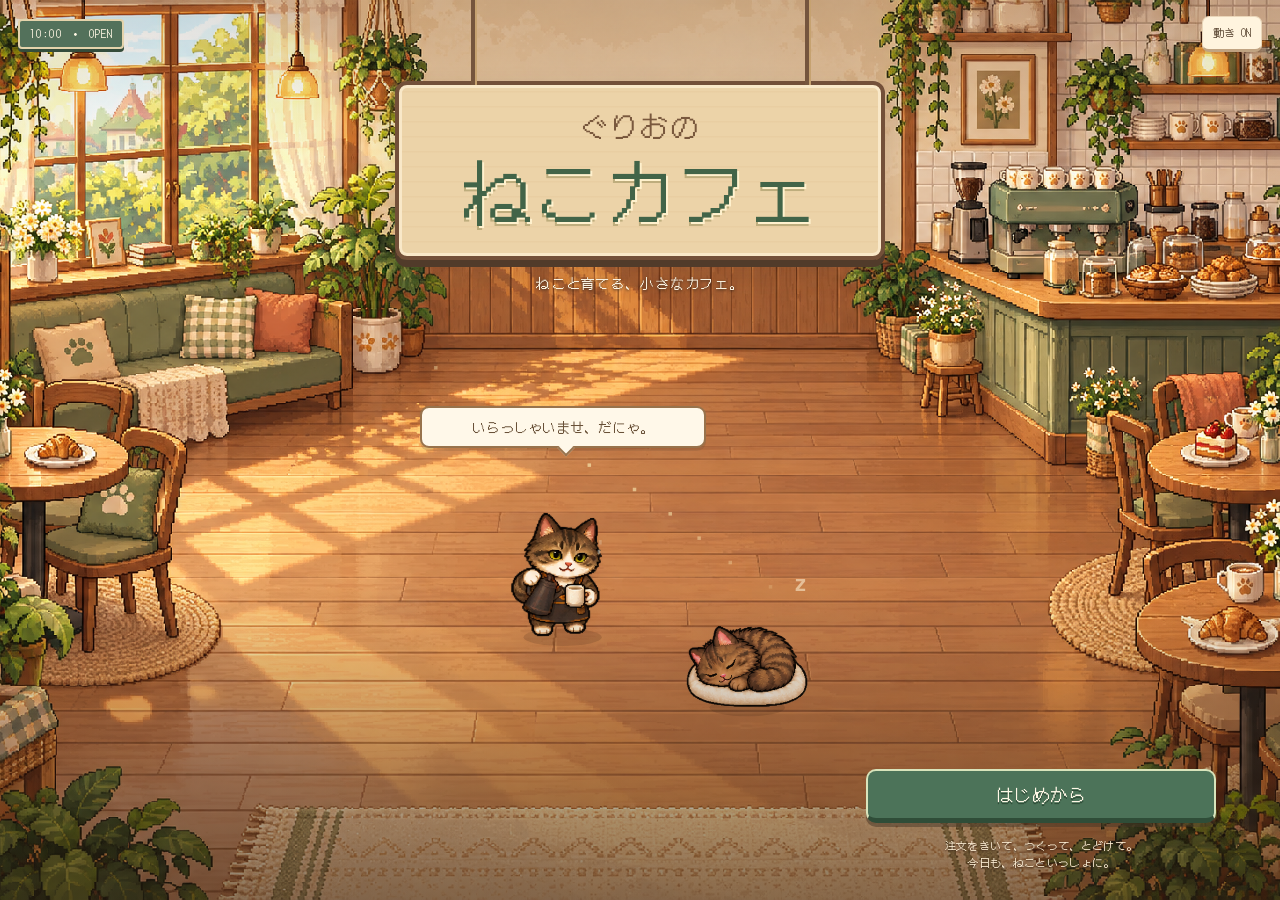
<file: index.html>
<!doctype html>
<html lang="ja">
<head>
<meta charset="utf-8">
<meta name="viewport" content="width=device-width,initial-scale=1,maximum-scale=1,user-scalable=no,viewport-fit=cover">
<meta name="theme-color" content="#1f2e28">
<title>ぐりおのねこカフェ</title>
<link rel="preconnect" href="https://fonts.googleapis.com">
<link rel="preconnect" href="https://fonts.gstatic.com" crossorigin>
<link href="https://fonts.googleapis.com/css2?family=DotGothic16&display=swap" rel="stylesheet">
<style>
/* 黒板メニューのような深緑 × チョーク色 × 木の色。ひとつの世界観で固定 */
:root {
  --board: #1f2e28;
  --board-2: #2a3d35;
  --chalk: #efe9dc;
  --chalk-dim: #a9b8ad;
  --butter: #f2c14e;
  --wood: #7a5232;
  --wood-hi: #94663f;
  --rose: #e88a9a;
  --bad: #ff8a7a;
  --font: "DotGothic16", "Hiragino Maru Gothic ProN", monospace;
  color-scheme: dark;
}
* { box-sizing: border-box; }
[hidden] { display: none !important; }
html, body { margin: 0; height: 100%; overflow: hidden; overscroll-behavior: none; }
html { box-sizing: border-box; }
body {
  background: var(--board);
  color: var(--chalk);
  font-family: var(--font);
  display: flex;
  justify-content: center;
  align-items: safe center;
  padding-inline: 16px;
  padding-block: 6px;
  box-sizing: border-box;
  -webkit-user-select: none;
  user-select: none;
  -webkit-touch-callout: none;
  -webkit-tap-highlight-color: transparent;
  overflow-x: hidden;
}
#wrap {
  width: min(100%, 640px, calc((100dvh - 170px) / 1.72));
  display: flex;
  flex-direction: column;
  gap: 6px;
}
#hud {
  display: grid;
  grid-template-columns: auto 1fr auto;
  align-items: center;
  gap: 8px 12px;
  font-size: 15px;
  font-variant-numeric: tabular-nums;
}
#hud .day { color: var(--chalk-dim); white-space: nowrap; }
#hud .money { text-align: center; font-size: 18px; color: var(--butter); white-space: nowrap; }
#hud .stars { white-space: nowrap; color: var(--butter); letter-spacing: 1px; }
#hud .stars .off { color: #4a5c53; }
#hud .money small { display:block; font-size:10px; color:var(--chalk-dim); }
.finance-result h3 { margin:18px 0 8px; font-size:16px; }
.finance-result details { margin:10px 0; }
.finance-result summary { cursor:pointer; font-size:13px; padding:8px 0; }
#cafe {
  display: block;
  width: 100%;
  max-width: 100%;
  aspect-ratio: 448 / 328;
  image-rendering: pixelated;
  border: 3px solid #0f1814;
  border-radius: 6px;
  background: #000;
  touch-action: none;
  cursor: pointer;
}
#stage { position: relative; }
#talk {
  position: absolute;
  left: 8px; right: 8px; bottom: 8px;
  display: flex;
  gap: 10px;
  background: rgba(24, 36, 31, 0.95);
  border: 3px solid var(--wood);
  border-radius: 10px;
  padding: 10px;
  cursor: pointer;
}
#face {
  width: 30%;
  max-width: 132px;
  aspect-ratio: 1;
  flex-shrink: 0;
  align-self: flex-start;
  image-rendering: pixelated;
  background: #e9dcc0;
  border: 3px solid #5a3a22;
  border-radius: 6px;
}
#talk .msg { flex: 1; min-width: 0; display: flex; flex-direction: column; gap: 4px; position: relative; }
#talk .who { color: var(--butter); font-size: 14px; }
#talk p { margin: 0; font-size: 16px; line-height: 1.6; min-height: 4.8em; }
#talk .next { position: absolute; right: 2px; bottom: 0; color: var(--butter); animation: blink 0.9s steps(2) infinite; }
@keyframes blink { 50% { opacity: 0; } }
@media (prefers-reduced-motion: reduce) { #talk .next { animation: none; } }
#actions { display: grid; grid-template-columns: repeat(4, 1fr); gap: 6px; }
#actions button { font-size: clamp(11px, 3.2vw, 13px); padding: 9px 1px; letter-spacing: -0.5px; }
#actions button.nyaimee { letter-spacing: -1.5px; background: #e8b43a; color: #3a2a10; border-bottom-color: #a07a10; }
#actions button.nyaimee small { color: #5a4010; }
.nya-head { background: #f2c14e; color: #3a2a10; border-radius: 8px; padding: 10px 12px; display: flex; flex-direction: column; gap: 2px; }
.nya-head b { font-size: 22px; font-weight: normal; letter-spacing: 1px; }
.nya-head span { font-size: 12px; }
.nya-card { display: grid; grid-template-columns: 56px 1fr auto; gap: 2px 10px; align-items: center; background: #fffaf0; color: #3a2a10; border-radius: 10px; padding: 10px; }
.nya-card canvas { grid-row: 1 / span 4; width: 56px; height: 63px; image-rendering: pixelated; background: #f2e8d4; border-radius: 6px; }
.nya-card .nm { font-size: 17px; }
.nya-card .st { color: #c88a10; font-size: 13px; }
.nya-card .sk { font-size: 12px; display: inline-block; background: #3a7a5a; color: #fff; border-radius: 4px; padding: 1px 6px; justify-self: start; }
.nya-card .tm { font-size: 12px; color: #6a5a40; }
.nya-card button { grid-column: 3; grid-row: 1 / span 4; background: #e8b43a; color: #3a2a10; border-bottom-color: #a07a10; min-width: 84px; }
.nya-card button small { color: #5a4010; }
.nya-card.done { opacity: 0.55; }
#sub .nyax-btn { background: #101418; color: #fff; border-bottom-color: #000; position: relative; flex-shrink: 0; }
.badge { position: absolute; top: -6px; right: -6px; background: #e8483a; color: #fff; font-size: 10px; line-height: 16px; min-width: 16px; padding: 0 4px; border-radius: 8px; }
.nx { display: flex; flex-direction: column; gap: 10px; }
.nx-head { background: #101418; color: #fff; border-radius: 8px; padding: 10px 12px; display: flex; flex-direction: column; gap: 2px; }
.nx-head b { font-size: 22px; font-weight: normal; }
.nx-head span { font-size: 12px; color: #9aa4ae; }
.nx-tl { display: flex; flex-direction: column; gap: 1px; background: #2a3238; border-radius: 8px; overflow: hidden; }
.nx-post { display: grid; grid-template-columns: 40px 1fr; gap: 10px; background: #15191d; color: #e8ecef; padding: 10px; }
.nx-post.bad p { color: #ffb0a0; }
.nx-av { width: 40px; height: 40px; border-radius: 50%; overflow: hidden; display: grid; place-items: center; color: #fff; font-size: 18px; }
.nx-av canvas { width: 40px; height: 40px; image-rendering: pixelated; }
.nx-body { min-width: 0; display: flex; flex-direction: column; gap: 4px; }
.nx-who { font-size: 13px; overflow: hidden; text-overflow: ellipsis; white-space: nowrap; }
.nx-who b { font-weight: normal; color: #fff; }
.nx-who span { color: #8a949e; font-size: 11px; }
.nx-body p { margin: 0; font-size: 14px; line-height: 1.5; overflow-wrap: anywhere; white-space: pre-line; }
.nx-body img { width: 100%; max-width: 240px; border-radius: 8px; image-rendering: pixelated; border: 1px solid #2a3238; }
.nx-photo { margin: 2px 0; width: 100%; max-width: 240px; }
.nx-photo canvas { display: block; width: 100%; height: auto; border-radius: 8px; image-rendering: pixelated; border: 1px solid #2a3238; box-sizing: border-box; }
.nx-photo figcaption { margin-top: 4px; font-size: 11px; color: #9aa4ae; }
.nx-acts { display: flex; gap: 14px; font-size: 12px; color: #8a949e; flex-wrap: wrap; }
.nx-acts .lk { color: #f2789a; }
.nx-acts .bz { color: #101418; background: #f2c14e; border-radius: 4px; padding: 0 6px; }
.nx-rep { font-size: 12px; color: #b8c0c8; border-left: 2px solid #2a3238; padding-left: 8px; }
.nx-rep b { font-weight: normal; color: #e8ecef; }
button {
  font-family: inherit;
  font-size: 14px;
  color: var(--chalk);
  background: var(--wood);
  border: 0;
  border-bottom: 3px solid #4e321c;
  border-radius: 8px;
  padding: 10px 6px;
  cursor: pointer;
  line-height: 1.25;
}
button:hover { background: var(--wood-hi); }
button:focus-visible { outline: 2px solid var(--butter); outline-offset: 2px; }
button:disabled { opacity: 0.45; cursor: default; }
button small { display: block; font-size: 11px; color: #e6d3b8; white-space: nowrap; overflow: hidden; text-overflow: ellipsis; }
#actions button { min-width: 0; white-space: nowrap; }
#toast {
  position: fixed;
  left: 0;
  right: 0;
  margin: 0 auto;
  width: fit-content;
  top: calc(env(safe-area-inset-top, 0px) + 10px);
  white-space: pre-line;
  line-height: 1.4;
  background: var(--butter);
  color: #2a1e10;
  padding: 8px 16px;
  border-radius: 8px;
  font-size: 15px;
  max-width: calc(100% - 32px);
  text-align: center;
  pointer-events: none;
  z-index: 20;
}
#modal {
  position: fixed;
  inset: 0;
  background: rgba(8, 14, 11, 0.72);
  display: flex;
  align-items: center;
  justify-content: center;
  padding: 16px;
  z-index: 10;
}
.panel {
  background: var(--board-2);
  border: 3px solid var(--wood);
  border-radius: 10px;
  width: min(100%, 480px);
  max-height: calc(100dvh - 32px);
  overflow-y: auto;
  padding: 18px 16px;
  display: flex;
  flex-direction: column;
  gap: 12px;
}
.panel > * { flex-shrink: 0; }
.panel h2 { margin: 0; font-size: 22px; font-weight: normal; color: var(--butter); text-wrap: balance; }
.panel p { margin: 0; line-height: 1.6; font-size: 15px; }
.panel .sub { color: var(--chalk-dim); font-size: 13px; }
.tabs { display: flex; gap: 6px; }
.tabs button { flex: 1; background: #3a4d44; border-bottom-color: #26352e; }
.tabs button.on { background: var(--wood); border-bottom-color: #4e321c; }
.list { display: flex; flex-direction: column; gap: 8px; }
.row {
  display: grid;
  grid-template-columns: 1fr auto;
  gap: 4px 10px;
  align-items: center;
  background: #24352e;
  border-radius: 8px;
  padding: 10px 12px;
}
.row .name { font-size: 16px; }
.row .desc { font-size: 12px; color: var(--chalk-dim); grid-column: 1; min-width: 0; }
.row button { grid-row: 1 / span 2; grid-column: 2; min-width: 84px; }
.row.staffrow { grid-template-columns: 48px minmax(0,1fr) auto; gap: 4px 8px; }
.staff-preview { grid-row: 1 / span 2; width: 48px; height: 54px; image-rendering: auto; }
.row.staffrow .name,.row.staffrow .desc { grid-column: 2; }
.row.staffrow button { grid-column: 3; }
.catrow { grid-template-columns: 44px 1fr; }
.catrow canvas { grid-row: 1 / span 5; width: 44px; height: 40px; image-rendering: pixelated; }
.row.catrow > :not(canvas) { grid-column: 2; }
.stat { display: grid; grid-template-columns: 1fr auto; gap: 6px 12px; font-size: 15px; font-variant-numeric: tabular-nums; }
.stat .plus { color: var(--butter); text-align: right; }
.stat .minus { color: var(--bad); text-align: right; }
.stat .total { border-top: 1px dashed var(--chalk-dim); padding-top: 6px; }
.review { background: #24352e; border-radius: 8px; padding: 8px 12px; font-size: 14px; line-height: 1.5; }
.review .who { color: var(--butter); font-size: 12px; }
.bar { height: 6px; background: #3a4d44; border-radius: 3px; overflow: hidden; }
.bar i { display: block; height: 100%; background: var(--rose); }
.bar.hunger i { background: var(--butter); }
.actions-row { display: flex; gap: 8px; flex-wrap: wrap; }
.actions-row button { flex: 1; min-width: 120px; }
#sub { display: flex; justify-content: space-between; align-items: center; font-size: 12px; color: var(--chalk-dim); gap: 8px; }
#sub > span:not(.tools) { min-width: 0; flex: 1; white-space: nowrap; overflow: hidden; text-overflow: ellipsis; }
#kitchenCv { display: block; width: 100%; max-width: 100%; aspect-ratio: 448 / 256; image-rendering: pixelated; border: 3px solid #0f1814; border-radius: 6px; touch-action: none; cursor: pointer; background: #f2f4f0; }
#kitchen { display: flex; align-items: center; gap: 8px; min-height: 58px; background: #18241f; border-radius: 8px; padding: 6px 8px; }
#kitchen .klabel { font-size: 11px; color: var(--chalk-dim); writing-mode: vertical-rl; letter-spacing: 2px; flex-shrink: 0; }
#jobs { display: flex; gap: 6px; overflow-x: auto; min-width: 0; flex: 1; }
#jobs:empty::before { content: '注文を受けると ここで調理します'; font-size: 12px; color: #6a7a72; align-self: center; }
.job { flex: 0 0 60px; display: flex; flex-direction: column; align-items: center; gap: 3px; padding: 5px 4px 4px; background: #2e3f37; border-bottom-width: 2px; border-radius: 6px; }
.job img { width: 24px; height: 24px; image-rendering: pixelated; }
.job .gauge { position: relative; width: 50px; height: 7px; background: #46564e; border-radius: 3px; overflow: hidden; }
.job .gauge .zone { position: absolute; top: 0; bottom: 0; background: #4fbf6a; opacity: 0.85; }
.job .gauge .fill { position: absolute; left: 0; top: 0; bottom: 0; background: #f2c14e; }
.job .gauge .fill.hot { background: #ff8a3a; }
.job .lbl { font-size: 10px; line-height: 1; color: var(--chalk-dim); white-space: nowrap; }
.job.ready { background: #f2c14e; color: #2a1e10; }
.job.ready .lbl { color: #2a1e10; }
.job.ready .gauge .fill { background: #6aa0d8; }
.job.perfect { outline: 2px solid #8affa0; }
.job.wait { opacity: 0.6; }
.tools { display: flex; gap: 6px; flex-shrink: 0; }
.ingr { display: grid; grid-template-columns: 28px 1fr auto auto; gap: 2px 8px; align-items: center; background: #24352e; border-radius: 8px; padding: 8px 10px; }
.ingr img { width: 24px; height: 24px; image-rendering: pixelated; grid-column: 1; grid-row: 1 / span 2; }
.ingr .name { font-size: 15px; grid-column: 2; grid-row: 1; min-width: 0; }
.ingr .desc { font-size: 12px; color: var(--chalk-dim); grid-column: 2; grid-row: 2; min-width: 0; }
.ingr .qty { grid-column: 3; grid-row: 1 / span 2; font-size: 15px; text-align: right; font-variant-numeric: tabular-nums; min-width: 44px; }
.ingr .btns { grid-column: 4; grid-row: 1 / span 2; display: flex; gap: 4px; }
.ingr .btns button { padding: 8px 8px; min-width: 52px; font-size: 13px; }
.tag { display: inline-block; font-size: 11px; padding: 0 5px; border-radius: 4px; margin-left: 4px; vertical-align: 1px; }
.tag.cheap { background: #3f7a4a; color: #e8ffe8; }
.tag.high { background: #8a3a3a; color: #ffe8e8; }
.tag.fresh { background: #3a5a8a; color: #e8f0ff; }
.make { display: flex; flex-wrap: wrap; gap: 6px 12px; font-size: 13px; color: var(--chalk-dim); }
.make b { color: var(--chalk); font-weight: normal; }
.make .zero { color: var(--bad); }
#sub button { padding: 4px 10px; font-size: 12px; border-bottom-width: 2px; white-space: nowrap; }
#firstGuide { position:sticky; top:0; z-index:5; display:grid; grid-template-columns:minmax(0,1fr) auto; gap:4px 8px; padding:10px; border:2px solid var(--butter); border-radius:8px; background:var(--board-2); font-size:13px; line-height:1.5; }
#firstGuideStep { color:var(--butter); }
#firstGuideText { grid-column:1; margin:0; }
#firstGuideSkip { grid-column:2; grid-row:1 / span 2; align-self:center; font-size:12px; min-height:44px; padding:8px; }

.shift-scroll { max-width:100%; overflow-x:auto; margin:12px 0; border:1px solid #b6a28c; border-radius:8px; }
.shift-table { width:max-content; min-width:100%; border-collapse:collapse; font-size:12px; }
.shift-table caption { text-align:left; padding:8px; color:#624c38; }
.shift-table th,.shift-table td { padding:6px; border:1px solid #d2c2aa; text-align:center; vertical-align:middle; }
.shift-table th { background:#f0e5d1; }
.shift-table small { display:block; font-size:10px; }
.shift-table button { min-width:90px; min-height:44px; font-size:12px; padding:5px; white-space:nowrap; }
.shift-table button[aria-current] { outline:2px solid #527963; outline-offset:-2px; }
.shift-card { margin:12px 0; padding:12px; border:1px solid #cdbca4; border-radius:10px; background:#faf6ec; }
.shift-card .sub { margin:6px 0; }
.shift-controls { display:flex; flex-wrap:wrap; align-items:end; gap:8px; }
.shift-controls label,.shift-day-label { display:flex; flex-wrap:wrap; align-items:center; gap:5px; font-size:13px; }
.shift-controls select,.shift-day-label select { min-height:44px; max-width:100%; padding:6px; border:1px solid #b6a28c; border-radius:6px; font:inherit; background:#fffdf6; color:#3b2c21; }
.shift-controls button { font-size:13px; min-height:44px; }
</style>
<link rel="stylesheet" href="./visual-renewal.css?v=20261012-counter-seats">
<link rel="stylesheet" href="./title-screen.css?v=20261012-menu-clearance">
</head>
<body>
<div id="wrap">
  <div id="hud">
    <div class="day" id="hudDay">1日目 10:00</div>
    <div class="money"><span id="hudMoney">¥0</span><small id="hudReceivable">使えるお金</small></div>
    <div class="stars" id="hudStars" aria-label="ひょうばん"></div>
  </div>
  <aside id="firstGuide" hidden aria-label="はじめての接客の案内"><strong id="firstGuideStep"></strong><p id="firstGuideText" role="status" aria-live="polite"></p><button type="button" id="firstGuideSkip">スキップ</button></aside>
  <div id="playfield">
  <div id="stage">
    <canvas id="cafe" aria-label="カフェの店内"></canvas>
    <div id="talk" hidden role="dialog" aria-live="polite">
      <canvas id="face" width="64" height="64" aria-label="ぐりお"></canvas>
      <div class="msg"><span class="who">ぐりお</span><p id="talkText"></p><span class="next" id="talkNext">▼</span></div>
    </div>
  </div>
  <canvas id="kitchenCv" aria-label="キッチン：設備をタップして調理、下段のシンクをタップして洗い物"></canvas>
  </div>
  <div id="dock">
  <div id="actions">
    <button type="button" id="btnFood">ごはん<small id="foodLeft">のこり0</small></button>
    <button type="button" id="btnStock">仕入れ<small id="stockInfo">ざいこ</small></button>
    <button type="button" id="btnShop">ショップ<small>家具など</small></button>
    <button type="button" id="btnNyaimee" class="nyaimee">ニャイミー<small>のらねこ</small></button>
  </div>
  <div id="sub">
    <button type="button" id="btnNyax" class="nyax-btn">ニャックス<span id="nyaxBadge" class="badge" hidden>0</span></button>
    <span>ふきだし＝注文・設備＝調理・レジ＝会計</span>
    <span class="tools"><button type="button" id="btnShift">シフト</button><button type="button" id="btnFinance">帳簿</button><button type="button" id="btnSpeed">はやさ <span id="speedLabel">×1</span></button><button type="button" id="btnMute">音 ON</button></span>
  </div>
  </div>
</div>
<div id="toast" hidden></div>
<div id="modal" hidden><div class="panel" id="panel"></div></div>
<section id="titleScreen" class="title-screen" hidden aria-labelledby="titleName"></section>
<script src="./sprite-raster.js?v=20261012-service"></script>
<script src="./finance.js?v=20261012-payables"></script>
<script src="./cafe-service.js?v=20261012-service"></script>
<script src="./cat-shifts.js?v=20261012-cat-shifts"></script>
<script src="./kitchen-art.js?v=20261012-walk"></script>
<script src="./kitchen-wash.js?v=20261012-fewer-buttons"></script>
<script src="./nyax-art.js?v=20261012-white-paws"></script>
<script src="./guest-art.js?v=20261012-walk"></script>
<script src="./counter-art.js?v=20261012-seated"></script>
<script src="./adopt-art.js?v=20261012-shop-cats"></script>
<script src="./staff-art.js?v=20261012-cat-helper"></script>
<script src="./cat-motions.js?v=20261012-single-pass"></script><script src="./stray-art.js?v=20261012-single-pass"></script><script src="./rear-walk.js?v=20261012-shop-cats"></script>
<script src="./cafe-art.js?v=20261012-counter"></script>
<script src="./touch-controls.js?v=20261011-tap-guard"></script>
<script src="./character-art.js?v=20261012-shop-cats"></script>
<script src="./title-scene.js?v=20261012-menu-clearance"></script>
<script>
'use strict';
// ================= 画面 =================
const VW = 224, VH = 328, S = 4;
const cv = document.getElementById('cafe');
cv.width = VW * S; cv.height = VH * S;
let ctx = cv.getContext('2d');
const $ = id => document.getElementById(id);
function P(c, x, y, w = 1, h = 1) { ctx.fillStyle = c; ctx.fillRect(x, y, w, h); }
function mk(w, h) { const c = document.createElement('canvas'); c.width = w; c.height = h; return c; }
function sprite(rows, pal) {
  const w = Math.max(...rows.map(r => r.length)), c = mk(w, rows.length), g = c.getContext('2d');
  rows.forEach((r, y) => { for (let x = 0; x < r.length; x++) { const col = pal[r[x]]; if (col) { g.fillStyle = col; g.fillRect(x, y, 1, 1); } } });
  return c;
}
function flipH(c) { const f = mk(c.width, c.height), g = f.getContext('2d'); g.translate(c.width, 0); g.scale(-1, 1); g.drawImage(c, 0, 0); return SpriteRaster.mirror(c,f); }
const rnd = (a, b) => a + Math.random() * (b - a);
const pick = a => a[Math.floor(Math.random() * a.length)];
const clamp = (v, a, b) => Math.max(a, Math.min(b, v));
function ellipse(cx, cy, rx, ry, col) {
  ctx.fillStyle = col;
  for (let y = -ry; y <= ry; y++) {
    const hw = Math.round(rx * Math.sqrt(Math.max(0, 1 - (y * y) / (ry * ry + 0.0001))));
    ctx.fillRect(cx - hw, cy + y, hw * 2 + 1, 1);
  }
}

// ================= ドットのしあげ（なめらかなふち・立体感） =================
const MIX_CACHE = new Map();
function mixHex(a, b, t) {
  const key = a + b + t; let r = MIX_CACHE.get(key); if (r) return r;
  r = mixHex0(a, b, t); MIX_CACHE.set(key, r); return r;
}
function mixHex0(a, b, t) {
  const pa = parseInt(a.slice(1), 16), pb = parseInt(b.slice(1), 16);
  const m = sh => Math.round(((pa >> sh) & 255) * (1 - t) + ((pb >> sh) & 255) * t);
  return '#' + [16, 8, 0].map(sh => m(sh).toString(16).padStart(2, '0')).join('');
}
const isHex = c => typeof c === 'string' && c[0] === '#' && c.length === 7;
// 色の文字列 → RGBA（1回しらべたら とっておく）
const RGBA_CACHE = new Map(), rgbaCv = document.createElement('canvas').getContext('2d', { willReadFrequently: true });
function rgbaOf(col) {
  let v = RGBA_CACHE.get(col);
  if (!v) { rgbaCv.clearRect(0, 0, 1, 1); rgbaCv.fillStyle = col; rgbaCv.fillRect(0, 0, 1, 1); v = rgbaCv.getImageData(0, 0, 1, 1).data.slice(); RGBA_CACHE.set(col, v); }
  return v;
}
// 2次元の色の表を いっきに 描く
function putBuf(g, out, W, H) {
  const im = g.createImageData(W, H), d = im.data;
  for (let y = 0; y < H; y++) for (let x = 0; x < W; x++) { const c = out[y][x]; if (!c) continue; const v = rgbaOf(c), i = (y * W + x) * 4; d[i] = v[0]; d[i + 1] = v[1]; d[i + 2] = v[2]; d[i + 3] = v[3]; }
  g.putImageData(im, 0, 0);
}
function polish(buf, W, H, line, { rim = true, despeckle = true } = {}) {
  const at = (x, y) => (y >= 0 && y < H && x >= 0 && x < W) ? buf[y][x] : null;
  const N4 = [[1, 0], [-1, 0], [0, 1], [0, -1]];
  // 1. 1マスの穴をうめる
  for (let y = 0; y < H; y++) for (let x = 0; x < W; x++) {
    if (buf[y][x]) continue;
    let n = 0, first = null;
    for (const [dx, dy] of N4) { const v = at(x + dx, y + dy); if (v) { n++; if (!first) first = v; } }
    if (n >= 3) buf[y][x] = first;
  }
  // 2. まわりと違う色の 1点ノイズをならす
  if (despeckle) {
    const src = buf.map(r => r.slice());
    for (let y = 1; y < H - 1; y++) for (let x = 1; x < W - 1; x++) {
      const c = src[y][x]; if (!c) continue;
      const v0 = src[y][x + 1];
      if (v0 && v0 !== c && src[y][x - 1] === v0 && src[y + 1][x] === v0 && src[y - 1][x] === v0) buf[y][x] = v0;
    }
  }
  // 3. 立体感：上と左のふちは少し明るく、下と右のふちは少し暗く
  if (rim) {
    const src = buf.map(r => r.slice());
    for (let y = 0; y < H; y++) for (let x = 0; x < W; x++) {
      const c = src[y][x]; if (!isHex(c)) continue;
      const empty = (dx, dy) => { const v = (y + dy >= 0 && y + dy < H && x + dx >= 0 && x + dx < W) ? src[y + dy][x + dx] : null; return !v; };
      if (empty(0, 1) || empty(1, 0)) buf[y][x] = shade(c, 0.84);
      else if (empty(0, -1) || empty(-1, 0)) buf[y][x] = shade(c, 1.07);
    }
  }
  // 4. ふちどり：となりの色を暗くした色で（下側ほど濃く）
  const out = buf.map(r => r.slice()), isLine = Array.from({ length: H }, () => Array(W).fill(false));
  for (let y = 0; y < H; y++) for (let x = 0; x < W; x++) {
    if (buf[y][x]) continue;
    let c = null, below = false;
    for (const [dx, dy] of N4) { const v = at(x + dx, y + dy); if (isHex(v)) { c = v; if (dy === -1) below = true; break; } }
    if (!c) { if (N4.some(([dx, dy]) => at(x + dx, y + dy))) { out[y][x] = line; isLine[y][x] = true; } continue; }
    out[y][x] = mixHex(shade(c, 0.45), line, below ? 0.75 : 0.5); isLine[y][x] = true;
  }
  // 5. ふちのL字の余分な点を消す（ピクセルパーフェクト）
  for (let y = 0; y < H; y++) for (let x = 0; x < W; x++) {
    if (!isLine[y][x]) continue;
    const L = (dx, dy) => y + dy >= 0 && y + dy < H && x + dx >= 0 && x + dx < W && isLine[y + dy][x + dx];
    const touchesFill = N4.some(([dx, dy]) => at(x + dx, y + dy));
    if (touchesFill) continue;
    if ((L(-1, 0) || L(1, 0)) && (L(0, -1) || L(0, 1))) { out[y][x] = null; isLine[y][x] = false; }
  }
  return out;
}

// ================= 高解像度のねこ（2倍の細かさで描く） =================
const CAT_LOOK = {
  grio:   { base: '#8c765a', light: '#a68d6b', shade: '#6a5640', stripe: '#3e3024', line: '#241a12', white: '#f8f4ec', eye: '#b9bb4a', pupil: '#16140e', ear: '#e2a39c', nose: '#e7969c', chest: true, paws: true, muzzle: true, tabby: true },
  ponta:  { base: '#6a5944', light: '#86735a', shade: '#4a3d2e', stripe: '#211912', line: '#17110b', white: '#e9e2d6', eye: '#a6cc4e', pupil: '#121008', ear: '#c9938c', nose: '#c4807a', chin: true, tabby: true, long: true, scarf: true },
  mike:   { base: '#fbf6ee', light: '#ffffff', shade: '#ddd4c6', line: '#5a463a', white: '#ffffff', eye: '#c89a2a', pupil: '#1a1408', ear: '#f2a0b0', nose: '#f29bb0', patches: ['#e8944a', '#3a3030'] },
  kuro:   { base: '#2e2e3a', light: '#4a4a5c', shade: '#1c1c24', line: '#0a0a10', white: '#2e2e3a', eye: '#e8c030', pupil: '#0a0a0a', ear: '#6a4a5a', nose: '#8a5a6a' },
  shiro:  { base: '#fbfbfd', light: '#ffffff', shade: '#d9d9e3', line: '#8a8a98', white: '#ffffff', eye: '#5a9ae0', pupil: '#1a2030', ear: '#f5a0b8', nose: '#f5a0b8' },
  chacha: { base: '#f0a050', light: '#f8c27a', shade: '#d4843a', stripe: '#c0661e', line: '#5a3010', white: '#fff2dc', eye: '#4f8a3a', pupil: '#121008', ear: '#f2a0a0', nose: '#e88a8a', chest: true, paws: true, muzzle: true, tabby: true },
};
const CAT_POSE = {
  // 座り（横向き・顔はこちら）
  sit: {
    W: 52, H: 47,
    body: [[21, 33, 13, 11], [30, 29, 8, 11], [25, 37, 14, 8]], head: [33, 14, 10, 9], cheek: [33, 17, 11.5, 6],
    ears: [[[24, 9], [25, 0], [31, 5]], [[35, 5], [41, 0], [42, 9]]], earsIn: [[[26, 7], [26, 3], [29, 5]], [[37, 5], [40, 3], [40, 7]]],
    legs: [[29.5, 30, 29.5, 43, 1], [33.5, 31, 33.5, 43, 0]], paws: [[29.5, 44, 2.6, 1.6], [33.8, 44, 2.6, 1.6], [13, 44, 4, 1.8]],
    tail: [[9, 34], [5, 39], [9, 44], [20, 45.5], [30, 45.5]], eyes: [[29, 14], [37, 14]], nose: [33, 18],
    chest: [31, 29, 4.5, 8], bodyStripes: [[11, 25, 13, 35], [15, 23, 17, 34], [19, 22, 21, 33], [23, 23, 24, 31]], shadeY: 38, light: [19, 26, 8, 4], scarfY: 22,
  },
  walkA: {
    W: 56, H: 39,
    body: [[24, 21, 16, 7.5], [37, 19, 6, 7], [14, 23, 7, 6.5], [35, 22, 6, 6.5]], head: [43, 13, 9, 8.5], cheek: [43, 16, 10, 5.5],
    ears: [[[35, 8], [36, 0], [41, 4]], [[45, 4], [50, 0], [52, 9]]], earsIn: [[[37, 6], [37, 3], [39, 5]], [[47, 5], [49, 3], [50, 7]]],
    legs: [[11, 26, 8, 36, 1], [33, 26, 31, 36, 1], [16, 26, 19, 36, 0], [38, 26, 41, 36, 0]], paws: [[8, 36.5, 2.6, 1.5], [31, 36.5, 2.6, 1.5], [19, 36.5, 2.6, 1.5], [41, 36.5, 2.6, 1.5]],
    tail: [[9, 18], [4, 14], [3, 8], [6, 3]], eyes: [[39, 13], [47, 13]], nose: [43, 17],
    chest: [37, 23, 4, 5], bodyStripes: [[12, 15, 13, 26], [17, 14, 18, 27], [22, 14, 23, 28], [27, 15, 28, 27]], shadeY: 26, light: [22, 17, 10, 3], scarfY: 20,
  },
  walkB: {
    W: 56, H: 39,
    body: [[24, 21, 16, 7.5], [37, 19, 6, 7], [14, 23, 7, 6.5], [35, 22, 6, 6.5]], head: [43, 13, 9, 8.5], cheek: [43, 16, 10, 5.5],
    ears: [[[35, 8], [36, 0], [41, 4]], [[45, 4], [50, 0], [52, 9]]], earsIn: [[[37, 6], [37, 3], [39, 5]], [[47, 5], [49, 3], [50, 7]]],
    legs: [[12, 26, 14, 36, 1], [34, 26, 36, 36, 1], [15, 26, 12, 36, 0], [37, 26, 34, 36, 0]], paws: [[14, 36.5, 2.6, 1.5], [36, 36.5, 2.6, 1.5], [12, 36.5, 2.6, 1.5], [34, 36.5, 2.6, 1.5]],
    tail: [[9, 18], [3, 15], [1, 9], [3, 4]], eyes: [[39, 13], [47, 13]], nose: [43, 17],
    chest: [37, 23, 4, 5], bodyStripes: [[12, 15, 13, 26], [17, 14, 18, 27], [22, 14, 23, 28], [27, 15, 28, 27]], shadeY: 26, light: [22, 17, 10, 3], scarfY: 20,
  },
  // まるくなって寝る
  sleep: {
    W: 52, H: 28,
    body: [[23, 18, 19, 9]], head: [39, 15, 9, 7.5], cheek: [39, 17, 10, 5],
    ears: [[[31, 11], [32, 3], [37, 7]], [[41, 7], [46, 3], [47, 11]]], earsIn: [[[33, 9], [33, 6], [35, 8]], [[43, 8], [45, 6], [45, 9]]],
    legs: [], paws: [[45, 24, 3, 1.6]], tail: [[5, 20], [8, 25], [22, 26.5], [36, 26]], eyes: [[35, 15], [43, 15]], nose: [39, 18], closed: true,
    chest: null, bodyStripes: [[10, 11, 12, 20], [15, 10, 16, 21], [20, 9, 21, 21], [25, 10, 26, 20]], shadeY: 22, light: [20, 12, 10, 3], scarfY: 21,
  },
};
const CAT_K = 1.35;   // ねこの大きさ
function makeCatFine(L, P0, KS = CAT_K) {
  const W = Math.ceil(P0.W * KS), H = Math.ceil(P0.H * KS), buf = Array.from({ length: H }, () => Array(W).fill(null));
  const setR = (x, y, c) => { x = Math.round(x); y = Math.round(y); if (x >= 0 && y >= 0 && x < W && y < H) buf[y][x] = c; };
  const set = (x, y, c) => setR(x * KS, y * KS, c);
  const ell = (x, y, cx, cy, rx, ry) => ((x - cx) / rx) ** 2 + ((y - cy) / ry) ** 2 <= 1;
  const tri = (x, y, a, b, c) => {
    const sg = (p, q, r) => (p[0] - r[0]) * (q[1] - r[1]) - (q[0] - r[0]) * (p[1] - r[1]);
    const d1 = sg([x, y], a, b), d2 = sg([x, y], b, c), d3 = sg([x, y], c, a);
    return !((d1 < 0 || d2 < 0 || d3 < 0) && (d1 > 0 || d2 > 0 || d3 > 0));
  };
  const each = fn => { for (let y = 0; y < H; y++) for (let x = 0; x < W; x++) fn((x + 0.5) / KS, (y + 0.5) / KS, x, y); };
  const thick = (pts, r, colFn) => {
    r *= KS;
    for (let i = 0; i < pts.length - 1; i++) {
      const x0 = pts[i][0] * KS, y0 = pts[i][1] * KS, x1 = pts[i + 1][0] * KS, y1 = pts[i + 1][1] * KS, n = Math.ceil(Math.hypot(x1 - x0, y1 - y0) * 2);
      for (let k = 0; k <= n; k++) {
        const x = x0 + (x1 - x0) * k / n, y = y0 + (y1 - y0) * k / n;
        for (let dy = -Math.ceil(r); dy <= r; dy++) for (let dx = -Math.ceil(r); dx <= r; dx++) if (dx * dx + dy * dy <= r * r + 0.5) setR(x + dx, y + dy, colFn(i, k / n));
      }
    }
  };
  const line = (x0, y0, x1, y1, c) => { const n = Math.ceil(Math.max(Math.abs(x1 - x0), Math.abs(y1 - y0)) * 2 * KS); for (let i = 0; i <= n; i++) set(x0 + (x1 - x0) * i / n, y0 + (y1 - y0) * i / n, c); };
  const inBody = (fx, fy) => P0.body.some(([cx, cy, rx, ry]) => ell(fx, fy, cx, cy, rx, ry));
  const inHead = (fx, fy) => ell(fx, fy, ...P0.head) || ell(fx, fy, ...P0.cheek);
  // しっぽ
  thick(P0.tail, L.long ? 2.4 : 1.6, (i, f) => (L.tabby && ((i * 7 + Math.round(f * 6)) % 4 === 0)) ? L.stripe : (L.patches && i >= P0.tail.length - 2 ? L.patches[1] : L.base));
  // 足
  for (const far of [1, 0]) for (const [x0, y0, x1, y1, f] of P0.legs) {
    if (f !== far) continue;
    thick([[x0, y0], [x1, y1]], 1.7, (i, t) => t > 0.78 && L.paws ? L.white : far ? L.shade : L.base);
  }
  // 体と頭
  each((fx, fy, x, y) => {
    if (inBody(fx, fy)) buf[y][x] = fy > P0.shadeY ? L.shade : fy > P0.shadeY - 2.2 ? mixHex(L.base, L.shade, 0.5) : ell(fx, fy, ...P0.light) ? L.light : L.base;
    if (inHead(fx, fy)) buf[y][x] = fy < P0.head[1] - 4 && (x + y) % 3 === 0 ? L.light : L.base;
  });
  if (P0.body.length > 2 && P0.legs.length > 2) for (const [cx, cy, rx, ry] of P0.body.slice(2)) each((fx, fy, x, y) => { if (ell(fx, fy, cx, cy, rx, ry) && !ell(fx, fy, cx - 1, cy, rx, ry - 0.5) && fy > cy) buf[y][x] = L.shade; });
  for (const [cx, cy, rx, ry] of P0.paws) each((fx, fy, x, y) => { if (ell(fx, fy, cx, cy, rx, ry)) buf[y][x] = L.paws ? L.white : L.base; });
  // 耳
  each((fx, fy, x, y) => {
    if (P0.ears.some(t => tri(fx, fy, ...t))) buf[y][x] = L.base;
    if (P0.earsIn.some(t => tri(fx, fy, ...t))) buf[y][x] = L.ear;
  });
  // もよう
  if (L.tabby) {
    for (const [x0, y0, x1, y1] of P0.bodyStripes) for (let i = 0; i <= 12; i++) { const x = x0 + (x1 - x0) * i / 12, y = y0 + (y1 - y0) * i / 12; if (inBody(x + 0.5, y + 0.5)) set(x, y, L.stripe); }
    const [hx, hy] = P0.head;
    [[-2, -8, -2, -4], [0, -9, 0, -5], [2, -8, 2, -4]].forEach(([a, b, c, d]) => line(hx + a, hy + b, hx + c, hy + d, L.stripe));
    [[-10, 1, -7, 0], [-10, 3, -7, 2], [10, 1, 7, 0], [10, 3, 7, 2]].forEach(([a, b, c, d]) => line(hx + a, hy + b, hx + c, hy + d, L.stripe));
  }
  if (L.patches) {
    const [hx, hy] = P0.head, [bx, by] = P0.body[0];
    each((fx, fy, x, y) => {
      if (!buf[y][x]) return;
      if (ell(fx, fy, hx - 5, hy - 5, 5, 4) || ell(fx, fy, bx - 5, by - 3, 6, 5)) buf[y][x] = L.patches[0];
      if (ell(fx, fy, hx + 5, hy - 6, 4, 3) || ell(fx, fy, bx + 3, by + 2, 5, 3)) buf[y][x] = L.patches[1];
    });
  }
  // 白い胸・口元
  if (L.chest && P0.chest) each((fx, fy, x, y) => { if (buf[y][x] && ell(fx, fy, ...P0.chest)) buf[y][x] = L.white; });
  const [hx, hy] = P0.head, [nx, ny] = P0.nose;
  if (L.muzzle) each((fx, fy, x, y) => { if (ell(fx, fy, nx, ny + 1.6, 4.6, 2.6)) buf[y][x] = L.white; });
  if (L.chin) each((fx, fy, x, y) => { if (ell(fx, fy, nx, ny + 3.2, 2.6, 1.4)) buf[y][x] = L.white; });
  // 目・鼻・口
  for (const [ex, ey] of P0.eyes) {
    if (P0.blink) { line(ex - 2, ey + 0.5, ex + 2, ey + 0.5, L.line); continue; }
    if (P0.closed) { line(ex - 2, ey, ex + 2, ey, L.line); set(ex - 2, ey - 1, L.line); set(ex + 2, ey - 1, L.line); continue; }
    each((fx, fy, x, y) => {
      if (ell(fx, fy, ex, ey, 2.4, 2.8)) buf[y][x] = L.line;
      if (ell(fx, fy, ex, ey, 1.7, 2.1)) buf[y][x] = L.eye;
      if (ell(fx, fy, ex + 0.2, ey, 0.6, 1.9)) buf[y][x] = L.pupil;
    });
    set(ex - 1, ey - 1, '#ffffff');
  }
  set(nx - 1, ny, L.nose); set(nx, ny, L.nose); set(nx + 1, ny, L.nose); set(nx, ny + 1, L.nose);
  set(nx, ny + 2, L.line); set(nx - 1, ny + 3, L.line); set(nx + 1, ny + 3, L.line);
  // 前足を上げる（毛づくろい）・あくび
  if (P0.raise) {
    thick(P0.raise, 1.7, () => L.base);
    const [cx, cy, rx, ry] = P0.raisePaw; each((fx, fy, x, y) => { if (ell(fx, fy, cx, cy, rx, ry)) buf[y][x] = L.paws ? L.white : L.base; });
  }
  if (P0.tongue) { set(P0.tongue[0], P0.tongue[1], '#f07a8a'); set(P0.tongue[0] + 0.7, P0.tongue[1], '#f07a8a'); }
  if (P0.yawn) {
    const ys = P0.yawn === true ? 1 : P0.yawn;
    each((fx, fy, x, y) => { if (ell(fx, fy, nx, ny + 2.6 + 0.8 * ys, 1.5 + 0.8 * ys, 0.8 + 1.6 * ys)) buf[y][x] = '#6a2232'; });
    if (ys > 0.7) each((fx, fy, x, y) => { if (ell(fx, fy, nx, ny + 4.6, 1.5, 1)) buf[y][x] = '#f07a8a'; });
  }
  // 長毛：りんかくを ふさふさに
  if (L.long) {
    for (const salt of [0, 2]) {
      const add = [];
      for (let y = 6; y < H - 2; y++) for (let x = 0; x < W; x++) {
        if (buf[y][x] || (x * 5 + y * 3 + salt) % 4 !== 0) continue;
        if ([[1, 0], [-1, 0], [0, 1], [0, -1]].some(([dx, dy]) => buf[y + dy] && buf[y + dy][x + dx])) add.push([x, y]);
      }
      add.forEach(([x, y]) => { buf[y][x] = (x + y) % 3 ? L.base : L.shade; });
    }
  }
  // バンダナ
  if (L.scarf) {
    const sc = typeof L.scarf === 'string' ? L.scarf : '#2e7a4e', scL = shade(sc, 1.35), scD = shade(sc, 0.7);
    const sy = P0.scarfY, cx = P0.closed ? hx - 2 : nx;
    each((fx, fy, x, y) => {
      if (fy >= sy && fy < sy + 2.2 && Math.abs(fx - cx) < 7 && !(Math.abs(fx - nx) <= 3.5 && fy <= ny + 4.5)) buf[y][x] = sc;
      if (!P0.closed && tri(fx, fy, [cx - 5, sy + 2], [cx + 5, sy + 2], [cx, sy + 7])) buf[y][x] = sc;
    });
    if (sy > ny + 4.5) line(cx - 6, sy, cx + 4, sy, scL); if (!P0.closed) { set(cx - 2, sy + 3, scL); set(cx - 1, sy + 3, scL); set(cx + 1, sy + 1, scD); }
  }
  // ふちどり（しあげ）
  const out = polish(buf, W, H, L.line);
  // ひげ
  if (!P0.closed) [[-5, 2, -10, 1], [-5, 3, -10, 4], [5, 2, 10, 1], [5, 3, 10, 4]].forEach(([a, b, c, d]) => {
    for (let i = 0; i <= 7; i++) { const x = Math.round((nx + a + (c - a) * i / 7) * KS), y = Math.round((ny + b + (d - b) * i / 7) * KS); if (x >= 0 && x < W && y >= 0 && y < H && !buf[y][x]) out[y][x] = 'rgba(255,255,255,0.75)'; }
  });
  const c = mk(W, H), g = c.getContext('2d');
  putBuf(g, out, W, H);
  return c;
}
{
  const sit = CAT_POSE.sit, low = { head: [33, 15, 10, 9], cheek: [33, 18, 11.5, 6], eyes: [[29, 15], [37, 15]], nose: [33, 19], closed: true };
  CAT_POSE.groomA = { ...sit, ...low, legs: [sit.legs[0]], raise: [[33.5, 31], [37.5, 22.5]], raisePaw: [38, 21.5, 2.4, 1.7], tongue: [35, 21] };
  CAT_POSE.groomB = { ...sit, ...low, legs: [sit.legs[0]], raise: [[33.5, 31], [36.5, 25]], raisePaw: [37, 24.5, 2.4, 1.7], tongue: [34, 22] };
  CAT_POSE.yawn = { ...sit, closed: true, yawn: true };
  CAT_POSE.stretch = {
    W: 56, H: 39,
    body: [[16, 20, 9, 8], [28, 25, 12, 6]], head: [42, 26, 9, 8.5], cheek: [42, 29, 10, 5.5],
    ears: [[[34, 21], [35, 13], [40, 17]], [[44, 17], [49, 13], [51, 22]]], earsIn: [[[36, 19], [36, 16], [38, 18]], [[46, 18], [48, 16], [49, 20]]],
    legs: [[12, 26, 12, 36, 1], [34, 29, 46, 35, 1], [17, 26, 17, 36, 0], [36, 30, 49, 36, 0]], paws: [[12, 36.5, 2.6, 1.5], [46, 35.5, 2.6, 1.5], [17, 36.5, 2.6, 1.5], [49, 36.5, 2.6, 1.5]],
    tail: [[9, 18], [5, 10], [7, 3]], eyes: [[38, 26], [46, 26]], nose: [42, 30], closed: true,
    chest: [38, 31, 4, 3], bodyStripes: [[12, 13, 13, 24], [17, 13, 18, 25], [23, 18, 24, 29], [28, 19, 29, 29]], shadeY: 28, light: [16, 15, 7, 3], scarfY: 33,
  };
}
// ---- コマを ふやす ----
{
  const mv = (pts, dx, dy) => pts.map(p => [p[0] + dx, p[1] + dy, ...p.slice(2)]);
  const mvTri = (ts, dx, dy) => ts.map(t => mv(t, dx, dy));
  const moveAll = (P, dx, dy, keepLegs) => ({
    ...P, body: mv(P.body, dx, dy), head: mv([P.head], dx, dy)[0], cheek: mv([P.cheek], dx, dy)[0],
    ears: mvTri(P.ears, dx, dy), earsIn: mvTri(P.earsIn, dx, dy), eyes: mv(P.eyes, dx, dy), nose: mv([P.nose], dx, dy)[0],
    chest: P.chest && mv([P.chest], dx, dy)[0], bodyStripes: P.bodyStripes.map(([a, b, c, d]) => [a + dx, b + dy, c + dx, d + dy]),
    light: mv([P.light], dx, dy)[0], shadeY: P.shadeY + dy, scarfY: P.scarfY + dy, tail: mv(P.tail, dx, dy),
  });
  const moveHead = (P, dx, dy) => ({ ...P, head: mv([P.head], dx, dy)[0], cheek: mv([P.cheek], dx, dy)[0], ears: mvTri(P.ears, dx, dy), earsIn: mvTri(P.earsIn, dx, dy), eyes: mv(P.eyes, dx, dy), nose: mv([P.nose], dx, dy)[0], scarfY: P.scarfY + dy });
  // あるき：8コマ（4本の足を ずらして 動かす）
  const W0 = CAT_POSE.walkA;
  const HIPS = [[16, 0, 0], [38, 0, 0.25], [11, 1, 0.5], [33, 1, 0.75]];
  for (let i = 0; i < 8; i++) {
    const ph = i / 8, bob = 0.6 * (1 - Math.cos(4 * Math.PI * ph)) / 2 - 0.3, sw = Math.sin(2 * Math.PI * ph);
    const P = moveAll(W0, 0, -bob);
    const legs = [], paws = [];
    for (const [hx, far, off] of HIPS) {
      const a = 2 * Math.PI * (ph + off), fx = hx + 3.2 * Math.cos(a), lift = Math.max(0, -Math.sin(a)) * 2.4;
      legs.push([hx, 26 - bob, fx, 36 - lift, far]); paws.push([fx, 36.5 - lift, 2.6, 1.5]);
    }
    P.legs = legs; P.paws = paws;
    P.tail = [[9, 18 - bob], [4 + sw * 0.8, 14 - bob], [3 + sw * 1.6, 8 - bob], [6 + sw * 2.4, 3 - bob + Math.abs(sw) * 0.6]];
    CAT_POSE['walk' + i] = P;
  }
  // すわり：しっぽを ゆらす 4コマ＋まばたき
  const S0 = CAT_POSE.sit;
  [null, [[5, 33], [3, 38]], [[2.5, 30], [2.5, 36.5]], [[3, 35.5], [2.5, 40]]].forEach((tip, i) => {
    const t = tip ? [...tip, ...S0.tail.slice(2)] : S0.tail;
    CAT_POSE['sit' + i] = { ...S0, tail: t, body: i === 2 ? S0.body.map(([x, y, rx, ry], j) => j === 0 ? [x, y - 0.2, rx, ry + 0.3] : [x, y, rx, ry]) : S0.body };
  });
  CAT_POSE.sitBlink = { ...S0, blink: true };
  // ねいき：2コマ
  const Z = CAT_POSE.sleep;
  CAT_POSE.sleep1 = { ...moveHead(Z, 0, -0.4), body: [[23, 17.5, 19.2, 9.5]], light: [20, 11.5, 10, 3] };
  // 毛づくろい：あいだのコマ
  const GA = CAT_POSE.groomA;
  CAT_POSE.groomM = { ...GA, raise: [[33.5, 31], [37, 23.8]], raisePaw: [37.5, 23, 2.4, 1.7], tongue: [34.5, 21.5] };
  CAT_POSE.groomL = { ...moveHead(GA, 0.6, 0.5), raise: [[33.5, 31], [37.8, 22]], raisePaw: [38.3, 21, 2.4, 1.7], tongue: [35.6, 21.5] };
  // あくび：口を半分あける
  CAT_POSE.yawn1 = { ...moveHead(S0, 0, -0.5), closed: true, yawn: 0.45 };
  CAT_POSE.yawn = { ...moveHead(S0, 0, -1), closed: true, yawn: true };
  // のび：途中のコマと しっぽのふるえ
  const ST = CAT_POSE.stretch;
  CAT_POSE.stretchM = {
    ...moveHead(ST, -1, -6), body: [[16, 21, 9, 7.5], [28, 23, 12, 6.5]], chest: [37, 25, 4, 3],
    legs: [[12, 26, 12, 36, 1], [34, 27, 42, 36, 1], [17, 26, 17, 36, 0], [36, 28, 45, 36, 0]], paws: [[12, 36.5, 2.6, 1.5], [42, 36.5, 2.6, 1.5], [17, 36.5, 2.6, 1.5], [45, 36.5, 2.6, 1.5]],
    shadeY: 27,
  };
  CAT_POSE.stretchB = { ...ST, tail: [[9, 18], [6, 10], [9, 3.5]] };
}
// ニャイミーで来てくれる 野良ねこたち（黄色いバンダナ）
const STRAYS = [
  { id: 'sabi', name: 'サビ', skill: 'clean', rating: 4.6, reviews: 18, rate: 800,
    look: { base: '#3a2e2a', light: '#56443a', shade: '#2a201c', line: '#120c0a', white: '#3a2e2a', eye: '#d8a030', pupil: '#0a0a0a', ear: '#8a5a5a', nose: '#7a4a4a', patches: ['#b8642a', '#6a3a1e'] } },
  { id: 'hachi', name: 'ハチ', skill: 'serve', rating: 4.9, reviews: 64, rate: 1000,
    look: { base: '#2a2a32', light: '#44444e', shade: '#1a1a20', line: '#0a0a10', white: '#f8f8f8', eye: '#e8c030', pupil: '#0a0a0a', ear: '#c88a9a', nose: '#e8a0b0', chest: true, paws: true, muzzle: true } },
  { id: 'gure', name: 'グレ', skill: 'heal', rating: 4.7, reviews: 29, rate: 900,
    look: { base: '#8a92a0', light: '#a8b0bc', shade: '#6a7280', line: '#2a2e36', white: '#8a92a0', eye: '#7ac04a', pupil: '#121008', ear: '#c89aa8', nose: '#b08a98' } },
  { id: 'milk', name: 'ミルク', skill: 'charm', rating: 4.8, reviews: 41, rate: 950,
    look: { base: '#f2e2c4', light: '#fff4de', shade: '#d8c4a0', stripe: '#e0bc84', line: '#6a5030', white: '#fffaf0', eye: '#c88a3a', pupil: '#1a1008', ear: '#f2a8a8', nose: '#f0a0a0', tabby: true } },
  { id: 'boss', name: 'ボス', skill: 'serve', rating: 4.4, reviews: 102, rate: 750,
    look: { base: '#7a6a50', light: '#94826a', shade: '#5a4a38', stripe: '#2e2418', line: '#1a140c', white: '#7a6a50', eye: '#c8b030', pupil: '#0a0a0a', ear: '#a87a6a', nose: '#8a5a50', tabby: true, long: true } },
  { id: 'kotetsu', name: 'コテツ', skill: 'clean', rating: 4.9, reviews: 37, rate: 950,
    look: { base: '#e89048', light: '#f4b070', shade: '#c87a34', stripe: '#b45e1a', line: '#5a3010', white: '#fff2dc', eye: '#4f8a3a', pupil: '#121008', ear: '#f2a0a0', nose: '#e88a8a', tabby: true, long: true, chest: true, paws: true, muzzle: true } },
];
const SKILLS = {
  serve: { name: '配膳がはやい', desc: '料理を すばやく はこぶ' },
  clean: { name: '片付けじょうず', desc: 'お皿の片付けが はやい' },
  charm: { name: '招きねこ', desc: 'いるあいだ お客さんが ふえる' },
  heal: { name: 'いやし系', desc: 'お客さんの 満足度が あがる' },
};
for (const st of STRAYS) CAT_LOOK['stray_' + st.id] = { ...st.look, scarf: '#f2c14e' };
const CAT_SPR = {};
for (const pal in CAT_LOOK) {
  // 使うときに はじめて描く（つぎからは とっておく）
  CAT_SPR[pal] = new Proxy({}, { get(t, pose) { if (!(pose in t) && CAT_POSE[pose]) { const s = makeCatFine(CAT_LOOK[pal], CAT_POSE[pose]); t[pose] = [s, flipH(s)]; } return t[pose]; } });
}
// 2倍の細かさの絵を、論理座標で描く
// 画面は 2倍の細かさ（論理座標 ×2）で描く
function drawAt(img, X, Y, foodSize = 16) { if (img.foodIcon) ctx.drawImage(img, Math.round(X), Math.round(Y), foodSize, foodSize); else if(img.guestDetail) ctx.drawImage(img,Math.round(X),Math.round(Y),img.logicalWidth,img.logicalHeight); else ctx.drawImage(img, Math.round(X), Math.round(Y)); }
// Scale2x：ドット絵の輪郭をなめらかに2倍にする
function scale2x(src) {
  const w = src.width, h = src.height, d = src.getContext('2d').getImageData(0, 0, w, h).data;
  const out = mk(w * 2, h * 2), og = out.getContext('2d'), od = og.createImageData(w * 2, h * 2);
  const px = (x, y) => { x = clamp(x, 0, w - 1); y = clamp(y, 0, h - 1); const i = (y * w + x) * 4; return (d[i] << 24 | d[i + 1] << 16 | d[i + 2] << 8 | d[i + 3]) >>> 0; };
  const put = (x, y, v) => { const i = (y * w * 2 + x) * 4; od.data[i] = v >>> 24; od.data[i + 1] = (v >> 16) & 255; od.data[i + 2] = (v >> 8) & 255; od.data[i + 3] = v & 255; };
  for (let y = 0; y < h; y++) for (let x = 0; x < w; x++) {
    const E = px(x, y), B = px(x, y - 1), D = px(x - 1, y), F = px(x + 1, y), Hh = px(x, y + 1);
    let e0 = E, e1 = E, e2 = E, e3 = E;
    if (B !== Hh && D !== F) { e0 = D === B ? D : E; e1 = B === F ? F : E; e2 = D === Hh ? D : E; e3 = Hh === F ? F : E; }
    put(x * 2, y * 2, e0); put(x * 2 + 1, y * 2, e1); put(x * 2, y * 2 + 1, e2); put(x * 2 + 1, y * 2 + 1, e3);
  }
  og.putImageData(od, 0, 0);
  return out;
}

// ================= お客さん（2倍の細かさ） =================
const LOOKS = {
  hair: ['#2a1e18', '#5a3a22', '#8a5a2a', '#d8b060', '#3a3a44', '#a04a3a', '#6a6a7a'],
  skin: ['#f8dcc0', '#eebc94', '#c8936a'],
  shirt: ['#e07a7a', '#7aa0e0', '#80c080', '#e0c060', '#b080d0', '#f2f2f2', '#e09050', '#5ab0b0'],
  pants: ['#3a4a6a', '#4a3a2a', '#2a2a30', '#6a6a7a', '#8a6a4a'],
};
const SHADE_CACHE = new Map();
function shade(hex, f) {
  const key = hex + f; let r = SHADE_CACHE.get(key); if (r) return r;
  r = shade0(hex, f); SHADE_CACHE.set(key, r); return r;
}
function shade0(hex, f) {
  const n = parseInt(hex.slice(1), 16), r = n >> 16, g = (n >> 8) & 255, b = n & 255;
  const m = v => clamp(Math.round(v * f), 0, 255).toString(16).padStart(2, '0');
  return '#' + m(r) + m(g) + m(b);
}
// 前向きの人（幅24・高さ38、座りは上半身28）
const PERSON_K = 1.65;   // お客さんの大きさ
function makePersonFine(look, frame, apron) {
  return (!apron && GuestArt.person(look, frame)) || CafeArt.person(look, frame, apron);
}

const PERSON_FRAMES = ['a', 'b', 'c', 'sit', 'blink', 'eat', 'chew', 'back'];
// 歩きのコマだけ先に描いて、すわりのコマは 使うときに描く
function makePerson(look) {
  const o = new Proxy({}, { get(t, f) { if (!(f in t) && PERSON_FRAMES.includes(f)) t[f] = makePersonFine(look, f); return t[f]; } });
  o.a; o.b; o.c;
  return o;
}
function randomLook() {
  return { guest: Math.floor(Math.random()*4), hair: pick(LOOKS.hair), skin: pick(LOOKS.skin), shirt: pick(LOOKS.shirt), pants: pick(LOOKS.pants), long: Math.random() < 0.45 };
}
const STAFF_SPR = CAT_SPR.shiro.sit0[0];

// ================= ドット絵：メニューと小物 =================
const ICON_DEFS = {
  coffee: [['..g..g..', '...g..g.', 'oooooo..', 'owccwooo', 'occcco.o', 'occccoo.', '.oooo...', 'oooooooo'],
    { o: '#5a3a2a', c: '#7a4426', w: '#f4e4d0', g: '#d8d8e0' }],
  cookie: [['........', '.o....o.', 'oco..oco', 'occcccco', 'ocdccdco', 'occddcco', '.occcco.', '..oooo..'],
    { o: '#6a3a1a', c: '#dcaa60', d: '#6a3a1a' }],
  tea: [['..oooo..', '.owwwwo.', '.ommmmo.', '.ommmmo.', '.ommmmo.', '.obbbbo.', '.ommmmo.', '..oooo..'],
    { o: '#6a4a3a', w: '#ffffff', m: '#d9b48c', b: '#b88a62' }],
  cake: [['....r...', '...ooo..', '..owwwo.', '.owwwwwo', 'oppppppo', 'oyyyyyyo', 'oooooooo', '........'],
    { o: '#a06040', r: '#e02040', w: '#fff8f0', p: '#f8a0b0', y: '#f6d48a' }],
  pancake: [['...yy...', '..oooo..', '.ommmmo.', 'oddddddo', '.ommmmo.', 'oddddddo', '.oooooo.', 'gggggggg'],
    { o: '#8a5020', y: '#fff080', m: '#f0c070', d: '#c88838', g: '#e0e0e8' }],
  omurice: [['........', '..oooo..', '.oyyyyo.', 'oyryyryo', 'oyyrryyo', '.oyyyyo.', 'gggggggg', '........'],
    { o: '#c09020', y: '#f8d040', r: '#d03030', g: '#e8e8f0' }],
  parfait: [['...rr...', '..owwo..', '.owwwwo.', '.oppppo.', '..owco..', '..ocwo..', '...oo...', '..oooo..'],
    { o: '#8a8aa0', r: '#e02040', w: '#fffaf2', p: '#f8a0b8', c: '#8a5a3a' }],
};
const ICON = {};
for (const k in ICON_DEFS) ICON[k] = sprite(ICON_DEFS[k][0], ICON_DEFS[k][1]);
const HEART = sprite(['.oo.oo.', 'orrorro', 'orrrrro', '.orrro.', '..oro..', '...o...'], { o: '#a0304a', r: '#ff7a9a' });
const FUR = sprite(['..o.o..', '.ogogo.', 'oggggg.', '.ogggo.', '..o.o..'], { o: '#9a9aa6', g: '#d6d6de' });
const PLATE = sprite(['..ooooo..', '.owwwwwo.', 'owwcwwcwo', '.owwwwwo.', '..ooooo..'], { o: '#8a8a9a', w: '#f4f4f8', c: '#b88a5a' });

// ================= 料理のアイコン（32px原画、用途別の表示サイズ） =================
const ICON2 = {};
for (const k in ICON) { ICON2[k] = KitchenArt.food(k); ICON2[k].foodIcon = true; }
const HEART2 = scale2x(HEART), FUR2 = scale2x(FUR), PLATE2 = scale2x(PLATE);

// ================= データ =================
const MENU = [
  { id: 'coffee', name: 'コーヒー', price: 400, unlock: 0, st: 'drink', time: 150, need: { beans: 1 } },
  { id: 'cookie', name: 'ねこクッキー', price: 300, unlock: 0, st: 'oven', time: 260, need: { flour: 1 } },
  { id: 'tea', name: 'ミルクティー', price: 500, unlock: 3000, st: 'drink', time: 200, need: { leaf: 1, milk: 1 } },
  { id: 'cake', name: 'いちごケーキ', price: 800, unlock: 6000, st: 'oven', time: 360, need: { flour: 1, egg: 1, berry: 1, cream: 1 } },
  { id: 'pancake', name: 'パンケーキ', price: 900, unlock: 10000, st: 'stove', time: 400, need: { flour: 1, egg: 1, milk: 1 } },
  { id: 'omurice', name: 'ねこオムライス', price: 1200, unlock: 16000, st: 'stove', time: 480, need: { rice: 1, egg: 2 } },
  { id: 'parfait', name: 'にくきゅうパフェ', price: 1500, unlock: 24000, st: 'drink', time: 300, need: { berry: 1, cream: 1, milk: 1 } },
];
// 材料（life: 日もち。0 は日もちする乾物）
const INGR = [
  { id: 'beans', name: 'コーヒー豆', base: 80, life: 0, icon: [['........', '..oo.oo.', '.obbobbo', '.obdobdo', '.obdobdo', '.obbobbo', '..oo.oo.', '........'], { o: '#2a1a10', b: '#7a4426', d: '#3a2014' }] },
  { id: 'flour', name: '小麦粉', base: 40, life: 0, icon: [['..oooo..', '.owwwwo.', 'owwwwwwo', 'owbbbbwo', 'owbwwbwo', 'owbbbbwo', 'owwwwwwo', '.oooooo.'], { o: '#8a7050', w: '#f4ecd8', b: '#c8a060' }] },
  { id: 'leaf', name: '紅茶の葉', base: 70, life: 0, icon: [['....oo..', '...ogo..', '..oggo..', '.oggo...', 'oggo.oo.', 'ogo.ogo.', 'oo.oggo.', '..oooo..'], { o: '#1e4a22', g: '#4a9a4a' }] },
  { id: 'rice', name: 'お米', base: 50, life: 0, icon: [['........', '..oooo..', '.owwwwo.', 'owwwwwwo', 'owwwwwwo', 'obbbbbbo', '.obbbbo.', '..oooo..'], { o: '#6a4a3a', w: '#ffffff', b: '#c86a3a' }] },
  { id: 'milk', name: '牛乳', base: 60, life: 3, icon: [['...oo...', '..owwo..', '.owwwwo.', '.obbbbo.', '.owwwwo.', '.owwwwo.', '.owwwwo.', '.oooooo.'], { o: '#5a6a7a', w: '#ffffff', b: '#5a8ad0' }] },
  { id: 'egg', name: 'たまご', base: 50, life: 4, icon: [['...oo...', '..owwo..', '.owwwwo.', '.owwwwo.', 'owwwwwwo', 'owwwwsso', '.owwsso.', '..oooo..'], { o: '#a08a6a', w: '#fff8ec', s: '#e8dcc4' }] },
  { id: 'berry', name: 'いちご', base: 120, life: 3, icon: [['..g.g...', '...gg...', '.orrro..', 'orrwrro.', 'orrrrro.', '.orrro..', '..oro...', '...o....'], { o: '#801020', r: '#e02040', w: '#ffc0c8', g: '#3a8a3a' }] },
  { id: 'cream', name: '生クリーム', base: 90, life: 3, icon: [['...w....', '..www...', '.owwwo..', 'owwwwwo.', 'oyyyyyo.', '.oyyyo..', '..ooo...', '........'], { o: '#a09070', w: '#ffffff', y: '#f0e0b0' }] },
];
const INGR_IMG = {};
const INGR_SPR = {};
for (const it of INGR) { INGR_SPR[it.id] = sprite(it.icon[0], it.icon[1]); INGR_IMG[it.id] = INGR_SPR[it.id].toDataURL(); }
const STATIONS = {
  drink: { name: 'コーヒーマシン', price: 6000 },
  oven: { name: 'オーブン', price: 8000 },
  stove: { name: 'コンロ', price: 8000 },
};
const ZONE = [0.68, 0.86];   // パーフェクトになるタイミング
const COLD_AFTER = 420;      // できてから冷めるまで
const FURNITURE = [
  { id: 'table', name: 'テーブル席', price: 5000, max: 6, desc: 'お客さんの席が2つふえる' },
  { id: 'stool', name: 'カウンター席', price: 3000, max: 3, desc: 'カウンターの前に席が1つふえる' },
  { id: 'cushion', name: 'ねこクッション', price: 1500, max: 4, desc: 'ねこがお昼寝できる。ごきげんUP' },
  { id: 'tower', name: 'キャットタワー', price: 8000, max: 1, desc: 'ねこが大よろこび。ごきげんUP' },
  { id: 'plant', name: 'かんようしょくぶつ', price: 2500, max: 3, desc: 'おしゃれ度 +1', decor: 1 },
  { id: 'rug', name: 'まるいラグ', price: 3500, max: 1, desc: 'おしゃれ度 +2', decor: 2 },
  { id: 'shelf', name: 'ほんだな', price: 4500, max: 1, desc: 'おしゃれ度 +2', decor: 2 },
  { id: 'lamp', name: 'ペンダントライト', price: 6000, max: 1, desc: 'おしゃれ度 +3。夕方がきれいに', decor: 3 },
  { id: 'fridge', name: '大きな冷蔵庫', price: 6000, max: 2, desc: '牛乳・たまご・いちご・生クリームが +30 入る' },
  { id: 'rack', name: '倉庫のたな', price: 4000, max: 2, desc: '豆・小麦粉・紅茶・お米が +60 入る' },
];
const ADOPT = [
  { name: 'ミケ', pal: 'mike', price: 3000, star: 1, desc: 'あまえんぼうの三毛ねこ' },
  { name: 'クロ', pal: 'kuro', price: 5000, star: 2, desc: 'クールな黒ねこ' },
  { name: 'シロ', pal: 'shiro', price: 7000, star: 3, desc: 'おっとりした白ねこ' },
  { name: 'チャチャ', pal: 'chacha', price: 9000, star: 4, desc: 'げんきな茶トラ' },
];
const STAFF = { price: 10000, wage: 2000, star: 2 };
const RENT = 1000, FOOD_PRICE = 500, FOOD_AMOUNT = 8;
const OPEN = 600, CLOSE = 1140; // 10:00〜19:00
const TABLE_POS = [[54,156],[110,156],[54,232],[110,232],[54,308],[110,308]];
const CUSHION_POS = [[18,180],[18,268],[205,164],[205,202]];
const PLANT_POS = [[70,74],[98,74],[124,74]];
const TOWER = {x:12,base:90,top:58};
const BOWL = { x: 138, y: 112 };
const STOOL_POS = [[164,218],[188,218],[212,218]];
const ENTRANCE = { x: 112, y: 312 };
const SAVE_KEY = 'grio-cafe-v1';

// ================= 状態 =================
let G = null;            // セーブされる進行データ
let seats = [], customers = [], cats = [], particles = [], furs = [];
let tick = 0, speed = 1, mode = 'title', spawnTimer = 200, staffBusy = 0;
let jobs = [], jobSeq = 0, ponta = null;
const PONTA_HOME = { x: 92, y: 108 };
const PICKUP_X = { drink: 162, oven: 194, stove: 213 };
let dayLog = null, weather = 'sun', dayFlags = {}, rushUntil = 0, vipNext = false;

// ================= 最初のお客さんの操作案内 =================
let firstGuide = null;
function beginFirstGuide() {
  firstGuide = G.day === 1 && G.flags.firstCustomerGuide && !G.flags.firstCustomerDone ?
    { step: 'arrival', customer: null, job: null, shown: '' } : null;
  if (firstGuide) { speed = 1; spawnTimer = 30; $('speedLabel').textContent = '×1'; }
  refreshFirstGuide();
}
function refreshFirstGuide() {
  const panel = $('firstGuide');
  panel.hidden = !firstGuide;
  for (const id of ['btnFood','btnShop','btnNyaimee','btnNyax','btnSpeed','btnFinance','btnShift']) $(id).disabled = !!firstGuide;
  $('btnStock').disabled=false;
  if (!firstGuide || firstGuide.shown === firstGuide.step) return;
  firstGuide.shown = firstGuide.step;
  const hints = {
    arrival: ['はじめての接客', '最初のお客さんが来るよ。まずは席につくのを待とう。'],
    stock: ['コーヒー豆を仕入れる', 'コーヒーが品切れだね。下の「仕入れ」からコーヒー豆を補充してね。'],
    order: ['1 / 3 注文をうける', 'お客さんのコーヒーのふきだしをタップしてね。'],
    start: ['2 / 3 コーヒーをつくる', '下のキッチンで、光っているコーヒーマシンをタップしてね。'],
    brew: ['2 / 3 コーヒーをつくる', 'みどりの線までたまるのを待とう。まだタップしなくて大丈夫。'],
    finish: ['2 / 3 コーヒーをつくる', '今がちょうどいいタイミング！ コーヒーマシンをもう一度タップ。'],
    deliver: ['3 / 3 料理をとどける', 'キッチン右の「できあがり」にあるコーヒーをタップしてね。']
  };
  $('firstGuideStep').textContent = hints[firstGuide.step][0];
  $('firstGuideText').textContent = hints[firstGuide.step][1];
}
function finishFirstGuide(skipped = false) {
  if (!firstGuide) return;
  firstGuide = null; G.flags.firstCustomerDone = true; G.flags.cook = true;
  spawnTimer = 240;
  refreshFirstGuide(); save();
  if (skipped) toast('案内をスキップしました。カフェの営業を始めよう！');
  else say([
    ['happy', 'できたにゃ！ はじめてのコーヒーを とどけられたね。'],
    ['normal', 'これからは ぼくも注文や配膳を手伝うよ。おみせを一緒に育てよう！']
  ]);
}
function updateFirstGuide() {
  if (!firstGuide.customer && --spawnTimer <= 0) spawnCustomer();
  customers.forEach(updateCustomer);
  if (firstGuide.customer?.state === 'menuWait') firstGuide.step='stock';
  else if (firstGuide.customer?.state === 'order') firstGuide.step = 'order';
  const job = firstGuide.job;
  if (job?.state === 'cook') {
    job.t = Math.min(job.t + 1, Math.ceil(job.dur * .75));
    if (job.t / job.dur >= ZONE[0]) firstGuide.step = 'finish';
  }
  for (const k of cats) { if (k.jump > 0) k.jump--; if (k.petCool > 0) k.petCool--; }
  updateKitchenFx();
  for (const p of particles) { p.t++; p.y += p.vy; }
  particles = particles.filter(p => p.t < p.life);
  for (const c of customers) if (c.say && ++c.say.t > 170) c.say = null;
  refreshFirstGuide();
}
function drawFirstGuideTarget() {
  if (!firstGuide || firstGuide.step !== 'order') return;
  const s = firstGuide.customer.seat, x = s.x * 2, y = s.y - (s.counter ? 102 : 110);
  ctx.save(); ctx.fillStyle = '#f2c14e';
  ctx.beginPath(); ctx.moveTo(x - 7, y - 14); ctx.lineTo(x + 7, y - 14); ctx.lineTo(x, y - 4); ctx.fill(); ctx.restore();
}
function drawFirstGuideKitchenTarget() {
  if (!firstGuide) return;
  let x, y;
  if (['start','finish'].includes(firstGuide.step)) {
    const u = kitchenUnits().find(u => u.st === 'drink' && (!firstGuide.job || firstGuide.job.unit === undefined || u.i === firstGuide.job.unit));
    x = u.x + u.w / 2; y = u.y - 2;
  } else if (firstGuide.step === 'deliver') {
    const slot = passSlots().find(slot => slot.j === firstGuide.job);
    if (!slot) return;
    x = slot.x + 14; y = slot.y - 18;
  } else return;
  for (let i = 0; i < 6; i++) K('#d79527', x - 6 + i, y - 8 + i, 13 - i * 2, 1);
}
$('firstGuideSkip').onclick = () => finishFirstGuide(true);
// ================= 最初のお客さんの操作案内ここまで =================

// ================= レジでのお会計 =================
const REGISTER = { x:204,y:281,queueX:184,queueY:286,spacing:25,capacity:3, autoAfter: 240, staffAfter: 90, paymentTime: 36 };
let checkoutSeq = 0, registerFlash = 0;
const customerOnFloor = c => ['enter','toRegister','checkout','paying','leave'].includes(c.state);
function checkoutLine() {
  return customers.filter(c => ['toRegister','checkout','paying'].includes(c.state) && !c.gone).sort((a,b) => a.checkoutSeq - b.checkoutSeq);
}
function checkoutWaiting() {
  return customers.filter(c => c.state === 'checkoutSeat').sort((a,b) => a.checkoutSeq - b.checkoutSeq);
}
function checkoutPosition(c) {
  const index = checkoutLine().indexOf(c);
  return {x:REGISTER.queueX-Math.max(0,index)*REGISTER.spacing,y:REGISTER.queueY};
}
function makeBill(c) {
  const item = c.order, wait = 1 - c.patAtServe / c.maxPat;
  let sat = 52 + decor() * 2.5 + Math.min(3,c.visits) * 9 + (avgMood()-50) * .25 - wait * 30 - furs.length * 2.5;
  sat += c.quality === 'perfect' ? 14 : c.quality === 'cold' ? -14 : 0;
  sat = clamp(Math.round(sat + rnd(-6,6)),0,100);
  let tip = sat > 62 ? Math.round(item.price * (sat-62) / 100 / 10) * 10 : 0;
  if (c.quality === 'perfect') tip = Math.round((tip + item.price * .15) / 10) * 10;
  const vipBonus = !!c.vip && wait < .5;
  if (vipBonus) tip = tip * 3 + 500;
  return { sat, tip, total: item.price + tip, vipBonus };
}
function beginCheckout(c) {
  if (c.state !== 'eat' || c.bill) return false;
  c.bill = makeBill(c); c.paymentMethod = c.paymentMethod || 'cash'; c.checkoutSeq = ++checkoutSeq;
  c.state = 'checkoutSeat'; c.t = 0;
  chat(c,'お会計、お願いします');
  event('register');
  return true;
}
function admitCheckout(c) {
  const s = c.seat;
  if (!s || s.cust !== c) return false;
  c.x = s.x; c.y = s.y + 2;
  s.cust = null; s.dirty = true; s.dirtyT = 0;
  s.tableware=c.tableware||null;c.tableware=null;
  c.seat = null; c.state = 'toRegister'; c.t = 0;
  return true;
}
function updateCheckout() {
  if (registerFlash > 0) registerFlash--;
  let room = REGISTER.capacity - checkoutLine().length;
  for (const c of checkoutWaiting()) {
    if (room <= 0) break;
    if (admitCheckout(c)) room--;
  }
  const head = checkoutLine()[0];
  if (head?.state === 'checkout') {
    const staffReady = G.staff && !staffBusy && head.t >= REGISTER.staffAfter;
    if (staffReady || head.t >= REGISTER.autoAfter) {
      if (pay(head) && staffReady) staffBusy = REGISTER.paymentTime;
    }
  }
}
function tapRegister() {
  if (!G || firstGuide || isPaused() || !['open','closing'].includes(mode)) return false;
  const head = checkoutLine()[0];
  if (!head || head.state !== 'checkout') {
    toast(head ? 'お客さんがレジに着くのを待とう' : 'お会計を待っているお客さんはいません');
    return false;
  }
  return pay(head);
}
function registerHit(x,y) {
  return Math.abs(x-REGISTER.x)<=17&&y>=REGISTER.y/2-26&&y<=REGISTER.y/2+9;
}
// ================= レジでのお会計ここまで =================

// ================= 帳簿とリザルト =================
let lastResultHtml = '';
function financeEscape(value) {
  return String(value).replace(/[&<>"']/g,c=>({'&':'&amp;','<':'&lt;','>':'&gt;','"':'&quot;',"'":'&#39;'}[c]));
}
function financeYen(value) {
  return (value<0?'−':'')+'¥'+Math.abs(Math.round(value)).toLocaleString();
}
function financeDate(day) {
  const d=CafeFinance.date(day);return d.month+'月'+d.day+'日';
}
function financeRows(rows) {
  return rows.map(([label,value,total=false])=>'<span class="'+(total?'total':'')+'">'+financeEscape(label)+'</span><span class="'+(total?'total ':'')+(value<0?'minus':'plus')+'">'+financeYen(value)+'</span>').join('');
}
function financeResultHtml(result) {
  const d=result.day,m=result.month,v=CafeFinance.view(G),expenses=CafeFinance.sum(d.expenses);
  const tax=m.closed?m.tax:Math.round(Math.max(0,m.profit)*CafeFinance.rules.taxRate);
  const next=v.cards.slice().sort((a,b)=>a.dueDay-b.dueDay)[0];
  const details=d.details.filter(x=>x.key==='materials');
  const otherDetails=d.details.filter(x=>!['materials','investment'].includes(x.key));
  const investmentDetails=d.details.filter(x=>x.key==='investment');
  const expenseRows=Object.entries(CafeFinance.labels).filter(([key])=>d.expenses[key]||['materials','catFood','rent'].includes(key)).map(([key,label])=>[label,-(d.expenses[key]||0)]);
  return `
    <section class="finance-result">
    <h3>売上と利益</h3><div class="stat">${financeRows([
      ['料理代',d.sales-d.tips],['チップ',d.tips],['売上合計',d.sales,true],
      ['経費合計',-expenses],['営業利益',d.profit,true],
      ...(d.taxAccrued?[['月末の税金引当',-d.taxAccrued],['税引後利益',d.profit-d.taxAccrued,true]]:[])
    ])}</div>
    <h3>引かれる経費の内訳</h3><div class="stat">${financeRows(expenseRows)}</div>
    ${details.length?'<details><summary>仕入れの内訳</summary><div class="stat">'+financeRows(details.map(x=>[x.label,-x.amount]))+'</div></details>':''}
    ${otherDetails.length?'<details><summary>ごはん・採用・開発などの内訳</summary><div class="stat">'+financeRows(otherDetails.map(x=>[(CafeFinance.labels[x.key]||x.key)+'・'+x.label,-x.amount]))+'</div></details>':''}
    <p class="sub">カード手数料は入金時に相殺。保険料・年金と税金は月次で支払います。</p>
    <h3>実際のお金の増減</h3><div class="stat">${financeRows([
      ['一日の開始残高',d.cashStart],['現金売上',d.cashSales],['カード入金（手数料控除後）',d.cardDeposits],
      ['現金で払った経費',-d.cashExpenses],['設備・家具への投資',-d.investments],['仕入れ買掛の月末支払い',-(d.payablePayments||0)],['税金・保険料の月次支払い',-(d.liabilityPayments-(d.payablePayments||0))],
      ['きょうのお金の増減',d.cashEnd-d.cashStart,true],['使えるお金（閉店時）',d.cashEnd,true],
      ['仕入れ買掛（未払いの材料）',v.payable],['きょう買掛で仕入れた材料',d.payablePurchases||0],['カード売掛（未入金の売上）',v.cardGross],['手数料を引いた入金予定額',v.cardNet]
    ])}</div>
    <p class="sub">きょうのカード売上 ${financeYen(d.cardSales)} は入金まで使えるお金に入りません。仕入れは買掛で、月末に支払います。${next?'次の入金：'+financeDate(next.dueDay)+' '+financeYen(next.gross-next.fee):''}</p>
    ${d.cardDeposits||d.liabilityPayments?'<details><summary>入金・月次支払いの内訳</summary><div class="stat">'+financeRows([
      ...(d.cardDeposits?[['カード売上の入金元額',d.cardDepositGross],['相殺された手数料',-d.cardDepositFees],['実際のカード入金',d.cardDeposits,true]]:[]),
      ...Object.entries(d.payments).map(([key,n])=>[key==='tax'?'税金':CafeFinance.labels[key],-n])
    ])+'</div></details>':''}
    ${investmentDetails.length?'<details><summary>設備投資の内訳</summary><div class="stat">'+financeRows(investmentDetails.map(x=>[x.label,-x.amount]))+'</div></details>':''}
    <h3>${m.month}月の集計（${m.days}営業日）</h3><div class="stat">${financeRows([
      ['今月の売上',m.sales],['今月の経費',-CafeFinance.sum(m.expenses)],['今月の営業利益',m.profit,true],
      [m.closed?'確定した税金':'税金の見込み（利益の10%）',-tax],
      ['今月の保険料・年金',-(m.expenses.health||0)-(m.expenses.pension||0)-(m.expenses.staffInsurance||0)]
    ])}</div><p class="sub">保険料・年金は上の経費に含まれます。${m.closed?'月末締め済み':'税金は月末に確定'}。${financeDate(m.month*CafeFinance.rules.daysPerMonth+CafeFinance.rules.monthlyPaymentDelay)}に税金・保険料を支払います。</p>
    <details><summary>ゲームの経理ルール</summary><p class="sub">10日で1か月。カード利用40%、手数料3%（会計ごとに円単位へ四捨五入）。月末締め・翌月2日入金。税金は月の黒字の10%、店長の健康保険400円・年金600円／月、スタッフ社会保険は給与の10%をお店が負担。税金・保険料は翌月3日払い。リザルトの仕入れは初日から3日ごと。下の「仕入れ」では毎日追加購入できます。購入日に経費と買掛へ、10日ごとの月末に支払い。設備投資は資金の増減へ反映します。実際の税制・保険制度を再現した計算ではありません。</p></details>
    </section>`;
}
function showDayResult() {
  if(!lastResultHtml){closeModal();return;}
  openModal(lastResultHtml);
  drawNyaxPhotos($('panel'));
  $('panel').querySelectorAll('[data-face]').forEach(c=>c.getContext('2d').drawImage(FACES.grio.happy,0,0));
  $('mNext').onclick=()=>{closeModal();startDay();};
  $('mShop').onclick=()=>openShop('furniture',true);
  $('mStock').onclick=()=>openStock(true);
  $('mFinance').onclick=()=>openFinance(true);
  $('mShift').onclick=()=>openShifts(true);
  $('mDishes').onclick=()=>openDishes(true);
}
function openFinance(fromReport=false) {
  const v=CafeFinance.view(G),f=CafeFinance.init(G),active=f.active;
  const runningProfit=active?.day===G.day&&!active.closed?active.sales-CafeFinance.sum(active.expenses):0;
  const taxPreview=Math.round(Math.max(0,(v.month?.profit||0)+runningProfit)*CafeFinance.rules.taxRate);
  const unpaidInsurance=v.month&&!v.month.closed?(v.month.expenses.health||0)+(v.month.expenses.pension||0)+(v.month.expenses.staffInsurance||0):0;
  const cards=v.cards.slice().sort((a,b)=>a.dueDay-b.dueDay).map(b=>'<div class="review">'+b.month+'月のカード売上 '+financeYen(b.gross)+'<br>手数料 '+financeYen(b.fee)+' ／ 入金 '+financeYen(b.gross-b.fee)+'<br>'+financeDate(b.dueDay)+' 入金予定</div>').join('');
  const supplies=v.payables.map(b=>'<div class="review">'+b.month+'月の仕入れ買掛 '+financeYen(b.amount)+'<br>'+financeDate(b.dueDay)+' 閉店時に支払い</div>').join('');
  const bills=v.bills.slice().sort((a,b)=>a.dueDay-b.dueDay).map(b=>'<div class="review">'+b.month+'月 '+(b.key==='tax'?'税金':CafeFinance.labels[b.key])+' '+financeYen(b.amount)+'<br>'+financeDate(b.dueDay)+' 支払い予定</div>').join('');
  const months=f.months.slice(-6).reverse().map(m=>'<div class="review">'+m.month+'月（'+m.days+'営業日） 売上 '+financeYen(m.sales)+' ／ 営業利益 '+financeYen(m.profit)+'<br>'+(m.closed?'税金 '+financeYen(m.tax)+'・締め済み':'月末まで集計中')+'</div>').join('');
  openModal(`<h2>お店の帳簿</h2><p class="sub">${financeDate(G.day)}（通算${G.day}日）・10日で1か月</p>
    <div class="stat">${financeRows([['使えるお金',v.cash,true],['カード売掛',v.cardGross],['手数料控除後の入金予定',v.cardNet],['仕入れ買掛',v.payable],['未払の税金・保険料',v.unpaid-v.payable],['今月の税金見込み（確定前）',taxPreview]])}</div>
    <h3>カード会社からの入金予定</h3>${cards||'<p class="sub">未入金のカード売上はありません。</p>'}
    <h3>仕入れ買掛・月末払い</h3>${supplies||'<p class="sub">未払いの仕入れはありません。</p>'}
    <h3>税金・保険料の支払い予定</h3>${bills||'<p class="sub">月末に金額が確定し、翌月3日に支払います。</p>'}
    ${unpaidInsurance?'<p class="sub">今月の保険料・年金の積立 '+financeYen(unpaidInsurance)+'</p>':''}
    <h3>月ごとの集計</h3>${months||'<p class="sub">閉店すると最初の集計が出ます。</p>'}
    ${active&&!active.closed?'<p class="sub">営業中の売上 '+financeYen(active.sales)+'（現金 '+financeYen(active.cashSales)+'・カード '+financeYen(active.cardSales)+'）</p>':''}
    <div class="actions-row"><button type="button" id="mClose">${fromReport?'リザルトへ戻る':'とじる'}</button></div>`);
  $('mClose').onclick=()=>{if(fromReport)showDayResult();else closeModal();};
}
// ================= 帳簿とリザルトここまで =================

function newSave() {
  return {
    day: 1, money: 8000, pop: 10, bowl: 6, staff: false, served: 0, legend: false,
    ponta: false, sns: { followers: 12, posts: [], unread: 0, seq: 0 }, furniture: { stool: 0, table: 2, cushion: 0, tower: 0, plant: 0, rug: 0, shelf: 0, lamp: 0, fridge: 0, rack: 0 },
    stock: { beans: [{ n: 16, day: 1 }], flour: [{ n: 12, day: 1 }] }, kitchen: { drink: 1, oven: 1, stove: 1 }, market: rollMarket(), pendingCost: 0,
    menu: ['coffee', 'cookie'], flags: { firstCustomerGuide: true },
    cats: [{ name: 'ぐりお', pal: 'grio', mood: 70, hunger: 20 }],
  };
}
function rollMarket() {
  const m = {};
  for (const it of INGR) m[it.id] = Math.round((0.7 + Math.random() * 0.7) * 20) / 20;
  return m;
}
const ingr = id => INGR.find(i => i.id === id);
const stockOf = id => (G.stock[id] || []).reduce((n, l) => n + l.n, 0);
const capOf = cold => cold ? 30 + G.furniture.fridge * 30 : 60 + G.furniture.rack * 60;
const usedOf = cold => INGR.filter(i => (i.life > 0) === cold).reduce((n, i) => n + stockOf(i.id), 0);
const unitPrice = id => Math.round(ingr(id).base * G.market[id]);
const canMake = item => Object.entries(item.need).every(([id,n])=>stockOf(id)>=n)&&CafeService.available(G,item);
const makeCount = item => Math.min(...Object.entries(item.need).map(([id, n]) => Math.floor(stockOf(id) / n)));
function consume(item) {
  for (const [id, n] of Object.entries(item.need)) {
    let left = n; const lots = G.stock[id];
    while (left > 0 && lots.length) { const take = Math.min(left, lots[0].n); lots[0].n -= take; left -= take; if (!lots[0].n) lots.shift(); }
  }
}
function addStock(id, n, daily = false) {
  if(!daily&&!CafeService.supplyDay(G.day))return 0;
  const it = ingr(id), room = capOf(it.life > 0) - usedOf(it.life > 0);
  n = Math.min(n, room); if (n <= 0) return 0;
  const cost = unitPrice(id) * n;
  CafeFinance.spend(G,'materials',cost,ingr(id).name+' ×'+n);
  const lots = G.stock[id] || (G.stock[id] = []);
  const last = lots[lots.length - 1];
  if (last && last.day === G.day) last.n += n; else lots.push({ n, day: G.day });
  return n;
}
function expireStock(day) {
  const waste = [];
  for (const it of INGR) {
    if (!it.life || !G.stock[it.id]) continue;
    let lost = 0;
    G.stock[it.id] = G.stock[it.id].filter(l => { if (day - l.day + 1 >= it.life) { lost += l.n; return false; } return true; });
    if (lost) waste.push([it.name, lost, Math.round(lost * it.base)]);
  }
  return waste;
}
function daysLeft(id) {
  const it = ingr(id), lots = G.stock[id] || [];
  if (!it.life || !lots.length) return null;
  return it.life - (G.day - lots[0].day);
}
function save() {
  syncCatRoster();
  if (G && G.sns) G.sns.posts.forEach((p, i) => { if (i >= 5) delete p.img; });
  try { localStorage.setItem(SAVE_KEY, JSON.stringify(G)); } catch (_) {}
}
function loadSave() {
  try {
    const raw = localStorage.getItem(SAVE_KEY), s = raw ? JSON.parse(raw) : null;
    if (!s || typeof s !== 'object' || Array.isArray(s) || !Number.isInteger(s.day) || s.day < 1) return null;
    if (!Number.isFinite(s.money) || !Number.isFinite(s.pop) || !Number.isFinite(s.bowl)) return null;
    if (!Array.isArray(s.cats) || !s.cats.length || !s.cats.every(c => c && typeof c.name === 'string' && typeof c.pal === 'string' && Number.isFinite(c.mood) && Number.isFinite(c.hunger))) return null;
    if (!Array.isArray(s.menu) || !s.menu.every(id => typeof id === 'string')) return null;
    return s;
  } catch (_) { return null; }
}

const stars = () => clamp(1 + Math.floor(G.pop / 20), 1, 5);
const decor = () => FURNITURE.reduce((n, f) => n + (f.decor || 0) * G.furniture[f.id], 0);
const avgMood = () => cats.reduce((n, c) => n + c.mood, 0) / Math.max(1, cats.length);

function buildSeats() {
  const old = seats; seats = [];
  for (let i = 0; i < G.furniture.table; i++) {
    const [x, y] = TABLE_POS[i];
    for (const side of [-1, 1]) {
      const prev = old.find(s => s.ti === i && s.side === side);
      seats.push(prev || { ti: i, side, tx: x, ty: y, x: x + side * 10, y: y - 8, cust: null, dirty: false, dirtyT: 0,
        itemX: x + side * 6, itemY: y - 13, catX: x + side * 16, catY: y + 6 });
    }
  }
  for (let i = 0; i < (G.furniture.stool || 0); i++) {
    const [x, y] = STOOL_POS[i];
    const prev = old.find(s => s.counter && s.ci === i);
    seats.push(prev || { ti: -1, ci: i, counter: true, side: 1, tx: x, ty: y, x, y, cust: null, dirty: false, dirtyT: 0,
      itemX:x,itemY:169,catX:x+5,catY:y+6 });
  }
}
function makeCat(c, x, y) {
  return { ...c, x, y, state: 'idle', t: Math.floor(rnd(30, 200)), face: 1, tx: 0, ty: 0, petCool: 0, anim: 0, visit: null, spot: null, jump: 0 };
}
function syncCatRoster() {
  if (!G) return;
  for (const k of cats) {
    if (k.temp) continue;
    const stored = G.cats.find(c => c.pal === k.pal);
    if (stored) Object.assign(stored, { mood: Math.round(k.mood), hunger: Math.round(k.hunger) });
  }
}
function spawnCats() {
  CafeShifts.ensure(G);
  cats = G.cats.filter(c => CafeShifts.working(G,c.pal)).map((c,i) => {
    const k=makeCat(c,90+i*20,250);
    if(c.pal!=='grio'){k.scheduled=true;k.until=CafeShifts.entry(G,c.pal).end;}
    return k;
  });
}
function beginPontaExit() {
  if(!ponta || ponta.state==='leaving')return;
  for(const j of jobs)if(j.taker===ponta)j.taker=null;
  ponta.job=ponta.carry=null;ponta.state='leaving';
  toast('ぽんたの おてつだいが おわりました');
}
function updateShiftAttendance() {
  if(!G || (mode!=='open'&&mode!=='closing'))return;
  for(const stored of G.cats) {
    if(stored.pal==='grio')continue;
    const on=CafeShifts.working(G,stored.pal),k=cats.find(k=>!k.temp&&k.pal===stored.pal&&!k.gone);
    if(on) {
      const row=CafeShifts.entry(G,stored.pal);
      if(k){k.until=row.end;if(k.state==='leaving'){k.state='idle';k.t=30;}}
      else {
        const arrived=makeCat(stored,ENTRANCE.x,ENTRANCE.y);arrived.scheduled=true;arrived.until=row.end;
        cats.push(arrived);toast(`${stored.name}が 出勤しました`);
      }
    } else if(k&&k.state!=='leaving')endShift(k);
  }
  if(CafeShifts.working(G,'ponta')) {
    if(!ponta){ponta=makePonta(true);event('pontaJoin');}
    else if(ponta.state==='leaving'){ponta.state='arrive';ponta.gone=false;}
  } else beginPontaExit();
}

// ================= 音 =================
let actx = null, master = null, muted = false;
function initAudio() {
  if (!actx) {
    const AC = window.AudioContext || window.webkitAudioContext; if (!AC) return;
    actx = new AC(); master = actx.createGain(); master.gain.value = muted ? 0 : 0.1; master.connect(actx.destination);
  }
  if (actx.state === 'suspended') actx.resume();
}
function toneAt(f, d, type, v, at, slide) {
  if (!actx) return;
  const o = actx.createOscillator(), g = actx.createGain();
  o.type = type; o.frequency.setValueAtTime(f, at);
  if (slide) o.frequency.exponentialRampToValueAtTime(slide, at + d);
  g.gain.setValueAtTime(0.0001, at); g.gain.linearRampToValueAtTime(v, at + 0.01); g.gain.exponentialRampToValueAtTime(0.0001, at + d);
  o.connect(g); g.connect(master); o.start(at); o.stop(at + d + 0.05);
}
const tone = (f, d, type = 'sine', v = 0.5, slide = null, delay = 0) => actx && toneAt(f, d, type, v, actx.currentTime + delay, slide);
const mtof = n => 440 * Math.pow(2, (n - 69) / 12);
const sfx = {
  coin() { tone(1319, 0.08, 'square', 0.25); tone(1760, 0.25, 'square', 0.25, null, 0.07); },
  serve() { tone(784, 0.1, 'triangle', 0.6); tone(1047, 0.18, 'triangle', 0.6, null, 0.08); },
  meow() { tone(760, 0.28, 'sawtooth', 0.18, 470); tone(520, 0.12, 'triangle', 0.3, 640, 0.02); },
  pet() { tone(330, 0.3, 'triangle', 0.5, 300); tone(990, 0.12, 'sine', 0.3, null, 0.12); },
  clean() { tone(2093, 0.05, 'square', 0.15); tone(2637, 0.08, 'square', 0.15, null, 0.05); },
  angry() { tone(220, 0.25, 'sawtooth', 0.25, 150); },
  buy() { [72, 76, 79, 84].forEach((n, i) => tone(mtof(n), 0.18, 'triangle', 0.5, null, i * 0.07)); },
  // ドアの鈴「カランコロン」：金属っぽい倍音を重ねて、2回ゆれる
  doorbell() {
    [[0, 1], [0.13, 0.84], [0.27, 0.92]].forEach(([d, k]) => {
      [[2093, 0.32], [2637 * 1.004, 0.18], [3951, 0.1], [5274, 0.05]].forEach(([f, v]) => tone(f * k, 0.9, 'sine', v, null, d));
      tone(1046 * k, 0.5, 'triangle', 0.08, null, d);
    });
  },
  bell() { [84, 79, 76, 72].forEach((n, i) => tone(mtof(n), 0.5, 'sine', 0.4, null, i * 0.18)); },
};
// ゆったりしたオリジナルBGM（F - Dm - B♭ - C のアルペジオ）
const CHORDS = [[53, 57, 60, 64], [50, 57, 62, 65], [46, 53, 58, 62], [48, 55, 60, 64]];
let bgmOn = false, bgmNext = 0, bgmStep = 0;
setInterval(() => {
  if (!bgmOn || !actx || isPaused()) return;
  const now = actx.currentTime, step = 0.32;
  if (bgmNext < now) bgmNext = now + 0.05;
  while (bgmNext < now + 0.3) {
    const ch = CHORDS[Math.floor(bgmStep / 8) % 4], i = bgmStep % 8;
    if (i === 0) toneAt(mtof(ch[0] - 12), step * 7, 'triangle', 0.35, bgmNext);
    const arp = [1, 2, 3, 2, 1, 2, 3, 2][i];
    toneAt(mtof(ch[arp] + 12), step * 1.6, 'sine', i % 2 ? 0.12 : 0.18, bgmNext);
    bgmNext += step; bgmStep++;
  }
}, 80);

// ================= パーティクル =================
function addFx(type, x, y, extra = {}) { particles.push({ type, x, y, t: 0, life: 50, vy: -0.4, ...extra }); }
function earn(n,x,y,method='cash',tip=0) {
  const payment=CafeFinance.sale(G,n,method,tip);
  if(!payment)return;
  dayLog.sales+=n;
  dayLog.cashSales=(dayLog.cashSales||0)+(method==='card'?0:n);
  dayLog.cardSales=(dayLog.cardSales||0)+(method==='card'?n:0);
  if(method==='card')toast('カード売上 '+financeYen(n)+'・'+financeDate(payment.dueDay)+'に入金予定');
  addFx('text',x,y,{text:(method==='card'?'カード売上 ¥':'+¥')+n,color:'#ffe680',life:60});
}

// ================= お客さん =================
// お客さんのひとこと（ふきだし）
function chat(c, list, prob = 1) {
  if (!c || Math.random() > prob) return;
  c.say = { text: Array.isArray(list) ? pick(list) : list, t: 0 };
}
function freeSeats() { return seats.filter(s => !s.cust && !s.dirty); }
function spawnCustomer() {
  const free = freeSeats(); if (!free.length) return;
  const seat = pick(free), look = randomLook();
  const c = { x: ENTRANCE.x + rnd(-8, 8), y: ENTRANCE.y, seat, state: 'enter', t: 0, spr: makePerson(look), look, anim: 0, order: null, pat: 0, maxPat: 0, visits: 0, vip: vipNext, paymentMethod: firstGuide ? 'cash' : Math.random()<CafeFinance.rules.cardShare ? 'card' : 'cash' };
  vipNext = false;
  seat.cust = c; customers.push(c);
  if (firstGuide) firstGuide.customer = c;
  sfx.doorbell(); addFx('text', ENTRANCE.x, ENTRANCE.y - 34, { text: 'カランコロン♪', color: '#fff2a0', life: 60 });
}
function chooseOrder() {
  if(firstGuide){
    const coffee=MENU.find(m=>m.id==='coffee');
    return makeCount(coffee)>0?coffee:null;
  }
  const items=MENU.filter(m=>G.menu.includes(m.id)&&makeCount(m)>0);
  if(!items.length)return null;
  const drinks=items.filter(m=>['coffee','tea'].includes(m.id)),sweets=items.filter(m=>['cookie','cake','pancake','parfait'].includes(m.id));
  const sets=drinks.flatMap(drink=>sweets.map(sweet=>CafeService.bundle(drink,sweet))).filter(set=>makeCount(set)>0);
  if(sets.length&&Math.random()<.3)return pick(sets);
  const weights=items.map((m,i)=>1+i*.6);
  let r=Math.random()*weights.reduce((a,b)=>a+b,0);
  for(let i=0;i<items.length;i++){r-=weights[i];if(r<=0)return items[i];}
  return items[0];
}
function moveTo(e, tx, ty, sp) {
  const dx = tx - e.x, dy = ty - e.y, d = Math.hypot(dx, dy);
  // Any upward diagonal faces back; any downward diagonal faces front.
  // Left/right artwork is used only for purely horizontal travel.
  if (d > 0) {
    e.walkFacing = dy < 0 ? 'back' : dy > 0 ? 'front' : 'side';
    e.walkBack = e.walkFacing === 'back';
    if (dx !== 0) e.face = dx > 0 ? 1 : -1;
  }
  if (d <= sp) { e.x = tx; e.y = ty; return true; }
  e.x += dx / d * sp; e.y += dy / d * sp; return false;
}
const catNear = seat => cats.some(k => k.visit === seat && k.state === 'visit');
function serve(c, byStaff) {
  if(firstGuide&&byStaff)return false;
  if(c.state!=='order')return false;
  if(!c.order||makeCount(c.order)<1){
    c.order=chooseOrder();c.state=c.order?'order':'menuWait';c.t=0;c.pat=c.maxPat;c.saidWait=false;
    if(!byStaff)toast(c.order?'品切れのため、別の料理を選んでもらいました':'すべて品切れです。「仕入れ」で補充できます');
    return false;
  }
  if(!canMake(c.order)){
    if(!byStaff){
      const miss=Object.entries(c.order.need).filter(([id,n])=>stockOf(id)<n).map(([id])=>ingr(id).name).join('・');
      toast(miss?miss+'が足りない！「仕入れ」で補充しよう':'洗った食器が足りません。キッチンのシンクで洗うか、ショップで増やそう');
      sfx.angry();if(miss)event('stockout');
    }return false;
  }
  const ware=CafeService.reserve(G,c.order);if(!ware)return false;
  c.tableware=ware;c.receivedItems=[];c.qualities=[];
  consume(c.order);updateStockInfo();
  const requested=CafeService.items(c.order).map(item=>({id:++jobSeq,c,item,st:item.st,state:'queue',t:0,dur:item.time,q:'normal',missed:false,readyT:0,waitT:0}));
  jobs.push(...requested);c.job=requested[0];c.state='wait';c.patAtServe=c.pat;
  addFx('text',c.seat.x,c.seat.y-40,{text:requested.length>1?'セット注文うけたよ':'注文うけたよ',color:'#ffffff',life:40});
  if(firstGuide){firstGuide.job=c.job;firstGuide.step='start';refreshFirstGuide();}
  if(!byStaff){tone(988,.08,'triangle',.5);if(!firstGuide)event('cook');}
  return true;
}
function cookTap(job, u) {
  if (job.state === 'ready') { deliver(job, false); return; }
  if (job.state !== 'cook') return;
  if (job.missed) { if (u) kfx.push({ x: u.x + u.w / 2, y: u.y, text: 'できあがりを まってね', color: '#ffffff', t: 0 }); return; }
  const f = job.t / job.dur;
  if (firstGuide && f < ZONE[0]) { toast('みどりの線までたまるのを待ってね'); return; }
  if (f >= ZONE[0] && f <= ZONE[1]) {
    job.q = 'perfect'; job.state = 'ready'; job.readyT = 0;
    if (dayLog) { dayLog.perfectFoods ||= []; if (!dayLog.perfectFoods.includes(job.item.id)) dayLog.perfectFoods.push(job.item.id); }
    if (u) kfx.push({ x: u.x + u.w / 2, y: u.y, text: 'パーフェクト！', color: '#3aa85a', t: 0 });
    addFx('text', job.c.seat.x, job.c.seat.y - 42, { text: 'パーフェクト！', color: '#8affa0', life: 60 });
    [1047, 1319, 1568].forEach((f2, i) => tone(f2, 0.12, 'square', 0.25, null, i * 0.06));
  } else {
    job.missed = true;
    if (u) kfx.push({ x: u.x + u.w / 2, y: u.y, text: 'はやすぎ…', color: '#c84a3a', t: 0 });
    addFx('text', job.c.seat.x, job.c.seat.y - 42, { text: 'はやすぎ…', color: '#ffb0a0', life: 50 });
    tone(220, 0.15, 'triangle', 0.5);
  }
  if (firstGuide && job.state === 'ready') { firstGuide.step = 'deliver'; refreshFirstGuide(); }
}
function deliver(job, byStaff) {
  if(firstGuide&&byStaff)return false;
  if(!jobs.includes(job)||job.state!=='ready'||job.c.state!=='wait')return false;
  const c=job.c;jobs=jobs.filter(j=>j!==job);
  if(job.readyT>COLD_AFTER&&job.q!=='perfect')job.q='cold';
  (c.receivedItems||(c.receivedItems=[])).push(job.item);(c.qualities||(c.qualities=[])).push(job.q);
  c.job=jobs.find(j=>j.c===c)||null;
  if(!c.job){c.quality=c.qualities.includes('cold')?'cold':c.qualities.every(q=>q==='perfect')?'perfect':'normal';c.state='eat';c.t=0;}
  chat(c,c.job?['もうひとつ、待ってるね']:job.q==='perfect'?['できたて！','うわぁ、おいしそう！']:job.q==='cold'?['あれ、ぬるい…']:['いただきます！','ありがとう'],.7);
  addFx('spark',c.seat.x,c.seat.y-24);if(!byStaff)sfx.serve();
  if(firstGuide&&job===firstGuide.job)finishFirstGuide();
  return true;
}
function makePonta(arriving = false) { return { x: arriving ? ENTRANCE.x : PONTA_HOME.x, y: arriving ? ENTRANCE.y : PONTA_HOME.y, state: arriving ? 'arrive' : 'idle', t: 0, face: -1, anim: 0, job: null, carry: null, napCool: 900 }; }
function updatePonta() {
  const p = ponta; if (!p) return;
  if (p.state !== 'nap' && p.state !== 'slack' && p.napCool > 0) p.napCool--;
  const sp = 0.8;
  switch (p.state) {
    case 'arrive':
      p.anim++; if(moveTo(p,PONTA_HOME.x,PONTA_HOME.y,sp))p.state='idle';
      break;
    case 'leaving':
      p.anim++; if(moveTo(p,ENTRANCE.x,ENTRANCE.y+6,sp))ponta=null;
      break;
    case 'idle': {
      const j = jobs.find(j => j.state === 'ready' && !j.taker);
      if (j) { j.taker = p; p.job = j; p.state = 'toCounter'; break; }
      if (moveTo(p, PONTA_HOME.x, PONTA_HOME.y, sp)) {
        if (p.napCool <= 0 && Math.random() < 0.006) { dayLog.pontaNaps = (dayLog.pontaNaps || 0) + 1; p.state = 'nap'; p.t = Math.floor(rnd(700, 1300)); event('pontaNap'); }
        else if (p.napCool <= 0 && Math.random() < 0.002) { p.state = 'slack'; p.t = 360; addFx('text', p.x, p.y - 26, { text: 'ペロペロ…', color: '#ffffff', life: 50 }); }
      } else p.anim++;
      break;
    }
    case 'toCounter':
      p.anim++;
      if (!jobs.includes(p.job)) { p.job = null; p.state = 'idle'; break; }
      if (moveTo(p, PICKUP_X[p.job.st], 102, sp)) { p.carry = p.job; p.state = 'toTable'; }
      break;
    case 'toTable': {
      p.anim++;
      const j = p.carry;
      if (!jobs.includes(j)) { p.carry = p.job = null; p.state = 'idle'; break; }
      const s = j.c.seat;
      if (moveTo(p, s.catX, s.catY, sp)) { deliver(j, true); tone(1175, 0.08, 'triangle', 0.4); p.carry = p.job = null; p.state = 'idle'; }
      break;
    }
    case 'nap': case 'slack':
      if (--p.t <= 0) { p.state = 'idle'; p.napCool = Math.floor(rnd(1200, 2200)); }
      break;
  }
}
function wakePonta() {
  const p = ponta;
  if (p.state === 'nap' || p.state === 'slack') {
    p.state = 'idle'; p.napCool = Math.floor(rnd(1600, 2600)); p.surpriseUntil = tick + 50;
    addFx('text', p.x, p.y - 26, { text: 'はっ！', color: '#ffe680', life: 50 });
    tone(880, 0.12, 'square', 0.25, 1400); event('pontaWake');
  } else {
    addFx('heart', p.x, p.y - 22); addFx('text', p.x, p.y - 30, { text: 'ぽんた', color: '#ffffff', life: 40 }); sfx.pet(); p.joyUntil = tick + 40;
  }
}
function updateJobs() {
  for (const j of jobs) if (j.state === 'queue') j.waitT = (j.waitT || 0) + 1;
  // アルバイトさんは しばらく待っている注文を 調理しはじめる（パーフェクトはねらわない）
  if (G.staff && !staffBusy) for (const u of kitchenUnits()) {
    const q = queued(u.st)[0];
    if (!unitJob(u) && q && q.waitT > 180) { startCook(u, true); staffBusy = 30; break; }
  }
  for (const j of jobs) {
    if (j.state === 'cook' && ++j.t >= j.dur) { j.state = 'ready'; j.readyT = 0; tone(1568, 0.1, 'sine', 0.3); }
    else if (j.state === 'ready') j.readyT++;
  }
  if (G.staff && !staffBusy) {
    const r = jobs.find(j => j.state === 'ready' && j.readyT > 90 && !j.taker);
    if (r) { staffBusy = 40; deliver(r, true); }
  }
}
function updateCustomer(c) {
  c.t++;
  const s = c.seat;
  if (c.state === 'enter') {
    c.anim++;
    if (moveTo(c, s.x, s.y + 2, 0.7)) { c.state = 'sit'; c.t = 0; chat(c, ['ねこカフェ、きてみたかった！', 'ねこ、どこかな〜', 'いいにおい…', 'おちつくお店だね', 'なに たのもうかな'], 0.45); }
  } else if (c.state === 'sit') {
    if (c.t > 70) {
      c.order=chooseOrder();c.state=c.order?'order':'menuWait';c.t=0;
      if(!c.order)chat(c,'品切れみたい。また今度来ようかな');
      c.maxPat = 760 + decor() * 40; c.pat = c.maxPat;
    }
  } else if(c.state==='menuWait'){
    c.order=chooseOrder();
    if(c.order){c.state='order';c.t=0;c.pat=c.maxPat;c.saidWait=false;}
    else if(!firstGuide&&(mode==='closing'||c.t>=180)){
      c.state='leave';c.t=0;s.cust=null;chat(c,'また今度来るね');
    }
  } else if (c.state === 'order') {
    if(!c.order||makeCount(c.order)<1){
      c.order=chooseOrder();c.state=c.order?'order':'menuWait';c.t=0;c.pat=c.maxPat;c.saidWait=false;
      if(!c.order)chat(c,'品切れみたい。また今度来ようかな');
      return;
    }
    if (!firstGuide) c.pat -= catNear(s) ? 0.5 : 1;
    if (!c.saidWait && c.pat < c.maxPat * 0.35) { c.saidWait = true; chat(c, ['まだかな…', 'すみませーん！', 'ちゅうもん…', 'おなかすいた…']); }
    if (G.staff && !staffBusy && !c.orderTaker && c.t > 200 && canMake(c.order)) { staffBusy = 40; serve(c, true); }
    else if (c.pat <= 0) leaveAngry(c);
  } else if (c.state === 'wait') {
    if (!firstGuide) c.pat -= catNear(s) ? 0.2 : 0.4;
    if (c.pat <= 0) leaveAngry(c);
  } else if (c.state === 'eat') {
    if (c.t === 170) chat(c, c.quality === 'cold' ? ['ちょっと さめてる…'] : ['おいしい！', 'しあわせ〜', 'ねこ見ながら たべるの さいこう', 'これ すき！'], 0.5);
    if (c.t > 420) beginCheckout(c);
  } else if (c.state === 'toRegister' || c.state === 'checkout') {
    const target = checkoutPosition(c);
    if (Math.hypot(c.x - target.x,c.y - target.y) > .01) {
      if (c.state === 'checkout') { c.state = 'toRegister'; c.t = 0; }
      c.anim++;
      if (moveTo(c,target.x,target.y,.85)) { c.state = 'checkout'; c.t = 0; c.walkFacing = 'back'; }
    } else if (c.state === 'toRegister') { c.state = 'checkout'; c.t = 0; c.walkFacing = 'back'; }
  } else if (c.state === 'paying') {
    if (c.t >= REGISTER.paymentTime) { c.state = 'leave'; c.t = 0; }
  } else if (c.state === 'leave') {
    c.anim++;
    if (moveTo(c, ENTRANCE.x, ENTRANCE.y + 10, 0.8)) c.gone = true;
  }
}
function leaveAngry(c) {
  const s = c.seat;
  chat(c, ['もう かえる！', 'おそい…！', 'またこんど…']);
  snsFromCustomer(c, 10, c.order ? c.order.name : '');
  jobs=jobs.filter(j=>j.c!==c);c.job=null;
  CafeService.soil(G,c.tableware);c.tableware=null;
  c.state = 'leave'; s.cust = null; dayLog.angry++;
  G.pop = clamp(G.pop - 2, 0, 100); sfx.angry(); addFx('anger', s.x, s.y - 26, { life: 70 });
  dayLog.reviews.push({ sat: 10, item: c.order.name, cat: false });
}
function pay(c) {
  if (!c || c.paid || c.state !== 'checkout' || checkoutLine()[0] !== c || !c.bill) return false;
  // Lock this bill before any callbacks: taps and automatic payment share this path.
  c.paid = true; c.state = 'paying'; c.t = 0;
  const item = c.order, { sat, tip, total, vipBonus } = c.bill;
  if (vipBonus) G.pop = clamp(G.pop + 3,0,100);
  earn(total,REGISTER.x,REGISTER.y - 35,c.paymentMethod,tip);
  dayLog.tips += tip;
  G.pop = clamp(G.pop + (sat-58) / 22,0,100);
  G.served++; dayLog.served++;
  dayLog.reviews.push({ sat, item: item.name, cat: c.visits > 0, q: c.quality });
  snsFromCustomer(c,sat,item.name);
  if (c.quality === 'perfect') dayLog.perfect = (dayLog.perfect || 0) + 1;
  registerFlash = REGISTER.paymentTime;
  if(c.paymentMethod==='card')tone(1480,.12,'sine',.3);else sfx.coin();
  addFx('spark',REGISTER.x,REGISTER.y - 20,{life:36});
  if (sat >= 75) addFx('heart',c.x,c.y - 24);
  chat(c,sat >= 75 ? ['また来るね！','ごちそうさま〜','ねこたち ばいばい'] : sat < 45 ? ['うーん…','まあまあ かな'] : ['ごちそうさま'],.8);
  save(); updateHud();
  return true;
}

// ================= ねこ =================
const SINK = { x: 193, y: 100 }; // 食器をキッチンへ渡すカウンター側の位置
function assignClean(k) {
  const dirty = seats.filter(s => s.dirty && !s.cleaner);
  if (!dirty.length) return false;
  const s = dirty.reduce((a, b) => Math.hypot(a.tx - k.x, a.ty - k.y) < Math.hypot(b.tx - k.x, b.ty - k.y) ? a : b);
  s.cleaner = k; k.clean = s; k.spot = null; k.visit = null;
  k.state = 'toClean'; k.tx = s.catX; k.ty = s.catY - 1;
  return true;
}
// できた料理を ねこが はこぶ
function assignDeliver(k) {
  const j = jobs.find(j => j.state === 'ready' && !j.taker);
  if (!j) return false;
  j.taker = k; k.dish = j; k.carry = false; k.spot = null; k.visit = null;
  k.state = 'toPickup'; k.tx = PICKUP_X[j.st] + rnd(-3, 3); k.ty = 102;
  return true;
}
// 注文を ねこが ききに行く（少し待っても だれも 行かないとき）
function assignOrder(k) {
  const list = seats.filter(s => s.cust && s.cust.state === 'order' && s.cust.t > 30 && !s.cust.orderTaker && canMake(s.cust.order));
  if (!list.length) return false;
  const s = list.reduce((a, b) => b.cust.pat < a.cust.pat ? b : a);
  s.cust.orderTaker = k; k.orderC = s.cust; k.spot = null; k.visit = null; k.act = null;
  k.state = 'toOrder'; k.tx = s.catX; k.ty = s.catY;
  return true;
}
function dropOrder(k) { if (k.orderC) { if (k.orderC.orderTaker === k) k.orderC.orderTaker = null; k.orderC = null; } }
const catWork = k => assignDeliver(k) || assignOrder(k);
function catThink(k) {
  const r = Math.random();
  if (catWork(k)) return;
  if (k.hunger > 60 && G.bowl > 0) { k.state = 'toBowl'; k.tx = BOWL.x + rnd(-6, 6); k.ty = BOWL.y + 6; return; }
  if (r < 0.65 && assignClean(k)) return;
  const guests = seats.filter(s => s.cust && (s.cust.state === 'order' || s.cust.state === 'eat') && !cats.some(o => o !== k && o.visit === s));
  if (guests.length && r < 0.35) { const s = pick(guests); k.visit = s; k.state = 'toVisit'; k.tx = s.catX; k.ty = s.catY + 4; return; }
  const freeCush = CUSHION_POS.slice(0, G.furniture.cushion).filter(p => !cats.some(o => o.spot === p));
  if (freeCush.length && r < 0.55) { const p = pick(freeCush); k.spot = p; k.state = 'toSpot'; k.tx = p[0]; k.ty = p[1] - 1; return; }
  if (r < 0.6 && r > 0.55 && !cats.some(o => o.spot === BOX)) { k.spot = BOX; k.state = 'toSpot'; k.tx = BOX.x; k.ty = BOX.y - 1; return; }
  if (G.furniture.tower && r < 0.68 && !cats.some(o => o.spot === TOWER)) { k.spot = TOWER; k.state = 'toSpot'; k.tx = TOWER.x + 10; k.ty = TOWER.base + 2; return; }
  if (r < 0.9) { k.state = 'walk'; k.tx = rnd(14, 210); k.ty = rnd(104, 288); return; }
  k.state = 'idle'; k.t = Math.floor(rnd(120, 300));
}
function endShift(k) {
  if (k.dish) { k.dish.taker = null; k.dish = null; k.carryDish = false; }
  if (k.clean) { k.clean.cleaner = null; k.clean = null; }
  dropOrder(k);
  if (k.carry) k.carry = false;
  k.visit = null; k.spot = null; k.act = null;
  k.state = 'leaving'; k.tx = ENTRANCE.x; k.ty = ENTRANCE.y + 6;
  addFx('text', k.x, k.y - 30, { text: 'おつかれさまでした〜', color: '#fff2a0', life: 70 });
  toast(`${k.name}の 勤務が おわりました`);
}
function updateCat(k) {
  if (k.temp || k.scheduled) {
    if (k.state !== 'leaving' && G.time >= k.until) endShift(k);
    if (k.state === 'leaving') { k.anim++; if (moveTo(k, k.tx, k.ty, 0.6)) k.gone = true; return; }
  }
  k.hunger = clamp(k.hunger + (k.temp ? 0 : 0.018), 0, 100);
  if (k.hunger > 80) k.mood = clamp(k.mood - 0.012, 0, 100);
  if (k.petCool > 0) k.petCool--;
  // Dispatch pending work before optional wandering/visits. Random checks
  // previously left orders unattended, and the human helper took them before
  // the cat could arrive. Grio also answers orders during a nap.
  const available = ['idle','walk','visit','toVisit','toSpot'].includes(k.state) || (k.pal === 'grio' && k.state === 'nap');
  if (available) {
    const onTower = k.state === 'nap' && k.spot === TOWER;
    if (catWork(k)) {
      if (onTower) { k.x = TOWER.x + 12; k.y = TOWER.base + 4; k.jump = 0; }
      k.act = null;
    }
  }
  const sp = 0.45;
  switch (k.state) {
    case 'idle':
      if (k.act) { if (--k.actT <= 0) k.act = null; }
      else if (Math.random() < 0.004) { k.act = pick(['groom', 'groom', 'yawn', 'stretch']); k.actT = { groom: 260, yawn: 70, stretch: 110 }[k.act]; if (k.act === 'yawn') tone(380, 0.4, 'triangle', 0.15, 260); }
      if (Math.random() < 0.06 && catWork(k)) { k.act = null; break; } if (--k.t <= 0 || (Math.random() < 0.01 && assignClean(k))) { if (k.state === 'idle') catThink(k); } break;
    case 'toPickup':
      k.anim++;
      if (!jobs.includes(k.dish)) { k.dish = null; k.state = 'idle'; k.t = 20; break; }
      if (moveTo(k, k.tx, k.ty, k.skill === 'serve' ? 1.15 : 0.75)) { k.carryDish = true; const s = k.dish.c.seat; k.state = 'toServe'; k.tx = s.catX; k.ty = s.catY; tone(1047, 0.05, 'triangle', 0.3); }
      break;
    case 'toServe':
      k.anim++;
      if (!jobs.includes(k.dish)) { k.dish = null; k.carryDish = false; k.state = 'idle'; k.t = 20; break; }
      if (moveTo(k, k.tx, k.ty, k.skill === 'serve' ? 1.15 : 0.75)) {
        deliver(k.dish, true); tone(1175, 0.08, 'triangle', 0.4);
        addFx('heart', k.x, k.y - 24); k.mood = clamp(k.mood + 2, 0, 100);
        k.dish = null; k.carryDish = false; k.state = 'idle'; k.t = 60; event('catServe');
      }
      break;
    case 'toOrder': {
      k.anim++;
      const c = k.orderC;
      if (!c || c.state !== 'order' || c.orderTaker !== k) { dropOrder(k); k.state = 'idle'; k.t = 20; break; }
      if (moveTo(k, k.tx, k.ty, k.skill === 'serve' ? 1.15 : 0.75)) {
        k.state = 'takeOrder'; k.t = k.skill === 'serve' ? 25 : 50; k.face = -c.seat.side;
        addFx('text', k.x, k.y - 30, { text: 'ごちゅうもんは？', color: '#ffffff', life: 45 }); tone(880, 0.05, 'triangle', 0.25);
      }
      break;
    }
    case 'takeOrder': {
      const c = k.orderC;
      if (!c || c.state !== 'order' || c.orderTaker !== k) { dropOrder(k); k.state = 'idle'; k.t = 20; break; }
      if (--k.t <= 0) {
        const ok = serve(c, true);
        dropOrder(k);
        if (ok) {
          tone(988, 0.08, 'triangle', 0.4); addFx('heart', k.x, k.y - 24); k.mood = clamp(k.mood + 2, 0, 100);
          if (Math.random() < 0.4) chat(c, ['ねこが 注文とってくれた！', 'かしこい…', 'メモ とってる？', 'おねがいします にゃ〜'], 0.6);
          event('catOrder');
        } else addFx('text', k.x, k.y - 30, { text: '材料が ないにゃ…', color: '#ffb0a0', life: 50 });
        k.state = 'idle'; k.t = 40;
      }
      break;
    }
    case 'toClean':
      k.anim++;
      if (!k.clean.dirty) { k.clean.cleaner = null; k.clean = null; k.state = 'idle'; k.t = 30; break; }
      if (moveTo(k, k.tx, k.ty, k.skill === 'clean' ? 0.95 : 0.55)) { k.state = 'pickup'; k.t = k.skill === 'clean' ? 15 : 45; k.face = -k.clean.side; }
      break;
    case 'pickup':
      if (!k.clean.dirty) { k.clean.cleaner = null; k.clean = null; k.state = 'idle'; k.t = 30; break; }
      if (--k.t <= 0) {
        clearTable(k.clean); k.clean = null; k.carry = true;
        k.state = 'toSink'; k.tx = SINK.x + rnd(-4, 4); k.ty = SINK.y;
        tone(1319, 0.05, 'square', 0.15); event('catClean');
      }
      break;
    case 'toSink':
      k.anim++;
      if (moveTo(k, k.tx, k.ty, 0.55)) {
        k.carry = false; k.state = 'idle'; k.t = 80; k.mood = clamp(k.mood + 3, 0, 100);
        addFx('spark', k.x, k.y - 16); addFx('text', k.x, k.y - 28, { text: '洗い場へ', color: '#ffffff', life: 40 }); sfx.clean();
      }
      break;
    case 'walk': k.anim++; if (Math.random() < 0.06 && catWork(k)) break; if (Math.random() < 0.006 && assignClean(k)) break; if (moveTo(k, k.tx, k.ty, sp)) { k.state = 'idle'; k.t = Math.floor(rnd(90, 260)); } break;
    case 'toBowl':
      k.anim++;
      if (moveTo(k, k.tx, k.ty, sp)) {
        if (G.bowl > 0) { G.bowl--; k.state = 'eat'; k.t = 200; updateFoodLabel(); } else { k.state = 'idle'; k.t = 100; }
      }
      break;
    case 'eat': if (--k.t <= 0) { k.hunger = 0; k.mood = clamp(k.mood + 6, 0, 100); k.state = 'idle'; k.t = 60; } break;
    case 'toVisit':
      k.anim++;
      if (!k.visit.cust) { k.visit = null; k.state = 'idle'; k.t = 30; break; }
      if (moveTo(k, k.tx, k.ty, sp)) { k.state = 'visit'; k.t = Math.floor(rnd(280, 460)); k.visit.cust.visits += k.skill === 'heal' ? 2 : 1; chat(k.visit.cust, ['かわいい…！', 'なでていい？', 'ふわふわ〜', 'こっち きた！', `${k.name}ちゃーん`], 0.7); k.face = -k.visit.side; addFx('heart', k.x, k.y - 22); }
      break;
    case 'visit':
      if (--k.t <= 0 || !k.visit.cust) { k.visit = null; k.state = 'idle'; k.t = 40; }
      break;
    case 'toSpot':
      k.anim++;
      if (moveTo(k, k.tx, k.ty, sp)) {
        k.state = 'nap'; k.t = Math.floor(rnd(500, 900));
        if (k.spot === TOWER) { k.jump = 16; k.x = TOWER.x + 10; k.y = TOWER.top + 2; }
      }
      break;
    case 'nap':
      k.mood = clamp(k.mood + (k.spot === TOWER ? 0.012 : 0.008), 0, 100);
      if (k.jump > 0) k.jump--;
      if (--k.t <= 0) {
        if (k.spot === TOWER) { k.x = TOWER.x + 12; k.y = TOWER.base + 4; }
        k.spot = null; k.state = 'idle'; k.t = 60;
      }
      break;
  }
  if (Math.random() < 0.00035 && furs.length < 10 && k.state !== 'nap') furs.push({ x: Math.round(k.x + rnd(-6, 6)), y: Math.round(k.y + rnd(-2, 3)) });
}
function petCat(k) {
  if (k.petCool > 0) { k.mood = clamp(k.mood + 1, 0, 100); addFx('heart', k.x, k.y - 22, { life: 30 }); return; }
  k.mood = clamp(k.mood + 12, 0, 100); k.petCool = 300; k.joyUntil = tick + 40;
  addFx('heart', k.x - 4, k.y - 22); addFx('heart', k.x + 4, k.y - 26, { t: -10 });
  addFx('text', k.x, k.y - 32, { text: k.name, color: '#ffffff', life: 50 });
  if (k.state === 'idle' || k.state === 'walk') { k.state = 'idle'; k.t = 120; k.act = null; }
  Math.random() < 0.5 ? sfx.meow() : sfx.pet();
}

// ================= 1日の流れ =================
function startDay() {
  syncCatRoster();
  mode = 'open'; tick = 0; G.time = OPEN; spawnTimer = 120; staffBusy = 0;
  CafeShifts.ensure(G); G.ponta=G.day>=2;
  CafeService.recover(G,G.day===1&&G.flags.firstCustomerGuide&&!G.flags.firstCustomerDone);seats.forEach(s=>s.tableware=null);
  const accounting=CafeFinance.beginDay(G); lastResultHtml='';
  customers = []; particles = []; furs = []; jobs = []; checkoutSeq = 0; registerFlash = 0;
  cats.forEach(k => { if (k.clean || k.carry || k.dish) { k.clean = null; k.carry = false; k.dish = null; k.carryDish = false; k.state = 'idle'; k.t = 30; } });
  seats.forEach(s => { s.cleaner = null; });
  ponta = null; spawnCats();
  seats.forEach(s => { s.cust = null; s.dirty = false; });
  weather = Math.random() < 0.25 ? 'rain' : 'sun';
  dayLog = { served: accounting.customers, angry: 0, sales: accounting.sales, tips: accounting.tips, cashSales: accounting.cashSales, cardSales: accounting.cardSales, reviews: [], popStart: G.pop, cost: 0, nyaimee: accounting.expenses.tempStaff || 0 };
  cats = cats.filter(k => !k.temp);
  G.nyaimee = STRAYS.slice().sort(() => Math.random() - 0.5).slice(0, 3).map(st => ({ id: st.id, hours: 2 + Math.floor(Math.random() * 3), hired: false }));
  G.pendingCost = 0;
  dayFlags = {}; rushUntil = 0; vipNext = false;
  G.todayEvent = G.day >= 2 && Math.random() < 0.55 ? pick(['rush', 'vip', 'toy']) : null;
  if (G.day === 2) event('day2');
  updateShiftAttendance();
  bgmOn = true;
  beginFirstGuide();
  toast(weather === 'rain' ? `${G.day}日目 雨の日。お客さんは少なめかも` : `${G.day}日目 カフェ、オープン！`);
  updateHud(); save();
}
function endDay() {
  seats.forEach(clearTable);CafeService.recover(G);
  mode = 'report'; bgmOn = false; sfx.bell();
  const wage = G.staff ? STAFF.wage : 0;
  const accounting=CafeFinance.closeDay(G,{rent:RENT,wage});
  const waste = expireStock(G.day);
  if (waste.length) event('waste');
  const popDiff = Math.round(G.pop - dayLog.popStart);
  const revs = dayLog.reviews.slice().sort(() => Math.random() - 0.5).slice(0, 3).map(reviewText);
  cats = cats.filter(k => !k.temp);
  syncCatRoster();
  const finished = G.day;
  clearTimeout(toastTimer); $('toast').hidden = true;
  const gpost = grioDailyPost(finished, dayLog);
  G.day++;
  G.market = rollMarket();
  let legend = '';
  if (!G.legend && stars() >= 5 && G.money >= 100000) { G.legend = true; say(TALKS.legend); legend = '<p style="color:var(--butter)">★5 と ¥100,000 を達成！ぐりおのカフェは「でんせつの ねこカフェ」になりました！</p>'; }
  save();
  const yen = v => `${v > 0 ? '+' : v < 0 ? '−' : ''}¥${Math.abs(v).toLocaleString()}`;
  lastResultHtml=`
    <h2>${financeDate(finished)}（${finished}日目）のけっか</h2>
    <p class="sub">お客さん ${dayLog.served}人 ／ パーフェクト ${dayLog.perfect || 0}回 ／ おこって帰った人 ${dayLog.angry}人 ／ ひょうばん ${popDiff >= 0 ? '+' : ''}${popDiff}</p>
    ${financeResultHtml(accounting)}
    ${waste.length ? `<p class="sub" style="color:var(--bad)">日もちが切れて すてた材料：${waste.map(([n, k]) => `${n}×${k}`).join('、')}</p>` : ''}
    ${legend}
    <p class="sub">ぐりおが ニャックスに ポストしました</p>
    <div class="nx-tl"><div class="nx-post"><div class="nx-av" style="background:#e9dcc0"><canvas width="64" height="64" data-face="1"></canvas></div><div class="nx-body"><div class="nx-who"><b>ぐりおのねこカフェ</b> <span>@guriocafe</span></div><p>${gpost.text.replace(/[&<>]/g, c => ({ '&': '&amp;', '<': '&lt;', '>': '&gt;' }[c]))}</p>${nyaxPhotoHtml(gpost)}</div></div></div>
    ${revs.length ? '<p class="sub">お客さんの声</p>' + revs.join('') : '<p class="sub">きょうはお客さんが来ませんでした。</p>'}
    <div class="actions-row"><button type="button" id="mStock">あすの仕入れ</button><button type="button" id="mShop">ショップ</button><button type="button" id="mFinance">帳簿</button><button type="button" id="mShift">あすのシフト</button><button type="button" id="mDishes">洗い物</button><button type="button" id="mNext">つぎの日へ</button></div>
  `;
  showDayResult();
  updateHud();
}
function reviewText(r) {
  if (r.q === 'perfect' && Math.random() < 0.6) return `<div class="review"><span class="who">★★★★★</span><br>「${pick([`${r.item}がおいしすぎる！`, `${r.item}、できたてで さいこう`, 'ここの料理は ほんものだ…'])}」</div>`;
  if (r.q === 'cold' && r.sat < 70) return `<div class="review"><span class="who">★★☆☆☆</span><br>「${r.item}が ちょっと さめてた…」</div>`;
  const good = [`${r.item}がおいしかった！`, `また来たいです。${r.item}さいこう`, 'ゆっくりできました', 'おしゃれで落ち着くお店'];
  const cat = ['ねこが足元に来てくれて しあわせ…', 'ねこがとなりでゴロゴロしてた！', 'ねこと目があった。かわいすぎる'];
  const mid = [`${r.item}はふつうかな`, 'ちょっと待ったけど まあまあ', 'ねこにあいたかったな'];
  const bad = ['ぜんぜん注文が来ない…', 'まちくたびれた', 'ねこの毛がちょっと気になる'];
  const t = r.sat >= 70 ? (r.cat && Math.random() < 0.6 ? pick(cat) : pick(good)) : r.sat >= 45 ? pick(mid) : pick(bad);
  const st = r.sat >= 80 ? 5 : r.sat >= 65 ? 4 : r.sat >= 45 ? 3 : r.sat >= 25 ? 2 : 1;
  return `<div class="review"><span class="who">${'★'.repeat(st)}${'☆'.repeat(5 - st)}</span><br>「${t}」</div>`;
}

// ================= 更新 =================
function update() {
  if (mode !== 'open' && mode !== 'closing') return;
  tick++;
  if (firstGuide) { updateFirstGuide(); return; }
  if (tick % 10 === 0 && G.time < CLOSE) { G.time++; snsTick(); if (G.time >= CLOSE) { mode = 'closing'; toast('閉店時間です。最後のお客さんを見送ろう'); } }
  if (mode === 'open' && --spawnTimer <= 0) {
    spawnCustomer();
    const base = 560 - G.pop * 3.2 - (G.menu.length - 2) * 25 - decor() * 10;
    spawnTimer = Math.round(clamp(base, 140, 620) * rnd(0.7, 1.3) * (weather === 'rain' ? 1.4 : 1) * (G.time < rushUntil ? 0.4 : 1) * (cats.some(k => k.temp && k.skill === 'charm' && k.state !== 'leaving') ? 0.7 : 1) * (1 - Math.min(0.3, (G.sns ? G.sns.followers : 0) / 2500)));
  }
  if(tick%10===0)updateShiftAttendance();
  if (staffBusy > 0) staffBusy--;
  if(G.staff&&!staffBusy&&CafeService.startWash(G))staffBusy=180;
  if(CafeService.tickWash(G)){save();}
  updateJobs(); updatePonta(); updateKitchenFx();
  customers.forEach(updateCustomer);
  updateCheckout();
  customers = customers.filter(c => !c.gone);
  for (const s of seats) if (s.dirty) { s.dirtyT++; if (G.staff && s.dirtyT > 160 && !staffBusy) { clearTable(s); staffBusy = 30; } }
  cats.forEach(updateCat);
  if(cats.some(k=>k.gone&&!k.temp))syncCatRoster();
  cats = cats.filter(k => !k.gone);
  for (const p of particles) { p.t++; p.y += p.vy; }
  for (const c of customers) if (c.say && ++c.say.t > 170) c.say = null;
  particles = particles.filter(p => p.t < p.life);
  checkEvents();
  if (mode === 'closing' && customers.length === 0) { seats.forEach(clearTable); endDay(); }
}

// ================= 描画（すべて 2倍の細かさ：論理座標 ×2 で描く） =================
const FW = VW * 2, FH = VH * 2;
function skyColors(t) {
  const f = (t - OPEN) / (CLOSE - OPEN);
  if (weather === 'rain') return f < 0.7 ? ['#8a98aa', '#9aa8b8', '#aab6c4'] : ['#5a5a7a', '#6a6a8a', '#7a7a98'];
  if (f < 0.6) return ['#6ab4ea', '#8cc8f0', '#b4dcf6'];
  if (f < 0.85) return ['#e89a6a', '#f0b878', '#f8d49a'];
  return ['#4a4a88', '#7a6aa8', '#c08aa8'];
}
function paw(x, y, c) { P(c, x, y, 4, 3); P(c, x + 1, y + 3, 2, 1); P(c, x - 2, y - 3, 2, 2); P(c, x + 1, y - 4, 2, 2); P(c, x + 4, y - 3, 2, 2); }
function cloudBlob(x, y, s) {
  ellipse(x, y + 1, 8 * s, 3 * s, '#dce8f4'); ellipse(x - 5 * s, y, 5 * s, 3 * s, '#ffffff');
  ellipse(x + 2 * s, y - 2 * s, 6 * s, 4 * s, '#ffffff'); ellipse(x + 7 * s, y, 4 * s, 3 * s, '#ffffff');
}
function drawWindow(time) {
  const x0 = 24, y0 = 18, w = 96, h = 70, sky = skyColors(time);
  // カーテンレール
  P('#4e321c', x0 - 16, y0 - 12, w + 32, 4); P('#8a5e3a', x0 - 16, y0 - 12, w + 32, 1);
  P('#4e321c', x0 - 19, y0 - 13, 4, 6); P('#4e321c', x0 + w + 15, y0 - 13, 4, 6);
  // わく
  P('#4e321c', x0 - 5, y0 - 5, w + 10, h + 10); P('#9a6a42', x0 - 4, y0 - 4, w + 8, h + 8); P('#b88454', x0 - 4, y0 - 4, w + 8, 1);
  // 空
  for (let i = 0; i < h; i++) P(sky[Math.min(2, Math.floor(i / h * 3))], x0, y0 + i, w, 1);
  if (weather === 'sun' && time < OPEN + 320) { cloudBlob(x0 + 22, y0 + 16, 1); cloudBlob(x0 + 70, y0 + 40, 0.8); }
  if (weather === 'sun' && time >= OPEN + 320) { ellipse(x0 + 74, y0 + 52, 7, 7, '#ffe6a0'); ellipse(x0 + 74, y0 + 52, 5, 5, '#fff4c8'); }
  if (weather === 'rain') for (let i = 0; i < 14; i++) { const rx = x0 + ((i * 23 + tick * 2) % (w - 2)), ry = y0 + ((i * 11 + tick * 4) % (h - 6)); P('#e4ecf8', rx, ry, 1, 5); }
  // 遠くの街なみ
  const town = time > OPEN + 420 ? '#5a5a7a' : '#7a9ab0';
  [[0, 18], [10, 26], [22, 14], [34, 22], [48, 30], [62, 16], [74, 24], [86, 20]].forEach(([dx, hh]) => P(town, x0 + dx, y0 + h - hh / 2, 10, hh / 2));
  // 桟とガラスの反射
  P('#9a6a42', x0 + w / 2 - 2, y0, 4, h); P('#9a6a42', x0, y0 + h / 2 - 2, w, 4); P('#b88454', x0, y0 + h / 2 - 2, w, 1);
  ctx.globalAlpha = 0.35; for (let i = 0; i < 10; i++) { P('#ffffff', x0 + 6 + i, y0 + 22 - i, 1, 1); P('#ffffff', x0 + 56 + i, y0 + 22 - i, 1, 1); } ctx.globalAlpha = 1;
  // 窓台
  P('#f6f0e2', x0 - 10, y0 + h + 4, w + 20, 5); P('#d8ccb4', x0 - 10, y0 + h + 8, w + 20, 2);
  // カーテン（ひだ と タッセル）
  for (const [cx, dir] of [[x0 - 4, 1], [x0 + w + 4, -1]]) {
    for (let y = y0 - 9; y < y0 + 74; y++) {
      const tie = y0 + 48, t = Math.abs(y - tie);
      const half = y < tie ? 9 - Math.min(5, (y - (y0 - 9)) / 12) : 4 + Math.min(6, t / 3);
      for (let x = -half; x <= half; x++) {
        const fold = Math.floor((x + 20) / 3) % 2;
        P(fold ? '#e48a9a' : '#cc6e80', Math.round(cx + x * dir * 0.9), y, 1, 1);
      }
    }
    P('#f2c14e', cx - 5, y0 + 47, 10, 3); P('#c8963a', cx - 5, y0 + 49, 10, 1);
  }
}
function drawFloor() {
  const tones = ['#c99a68', '#c2915e', '#cfa274', '#c6965f'];
  for (let y = 104, i = 0; y < FH / 2; y += 16, i++) {
    const base = tones[i % 4];
    P(base, 0, y, FW, 16); P('#d8ae80', 0, y, FW, 1); P('#a8784a', 0, y + 15, FW, 1);
    for (let k = 0; k < 6; k++) { const gx = (i * 53 + k * 79) % FW; P('#b88a58', gx, y + 4 + (k % 3) * 4, 24 + (k * 7) % 20, 1); }
    for (let x = (i % 2) * 80 + 36; x < FW; x += 160) { P('#9a6a40', x, y + 1, 1, 14); P('#d8ae80', x + 1, y + 1, 1, 14); }
    const kx = (i * 97) % FW; ellipse(kx, y + 8, 2, 1, '#a8784a');
  }
  ctx.fillStyle = 'rgba(40,20,0,0.18)'; ctx.fillRect(0, 104, FW, 4); ctx.fillStyle = 'rgba(40,20,0,0.08)'; ctx.fillRect(0, 108, FW, 4);
}
function sceneAsset(scale, tx, ty, draw) {
  ctx.save(); ctx.translate(tx, ty); ctx.scale(scale, scale); draw(); ctx.restore();
}
function drawWallAndFloor(time) {
  P('#eee1c8',0,0,FW,104);
  for(let x=0;x<FW;x+=20)P('#e6d6b8',x,0,2,86);
  for(let y=20;y<78;y+=26)for(let x=12;x<300;x+=52)paw(x,y,'#ddcbae');
  P('#765039',0,86,FW,18);P('#b2895c',0,86,FW,3);
  for(let x=4;x<FW;x+=32){P('#896444',x,92,26,9);P('#a37a52',x,92,26,1);}
  P('#503a2c',0,102,FW,2);
  sceneAsset(.85,0,0,()=>drawWindow(time));
  drawFloor();
}

function drawChalkboard() {
  P('#4e321c', 146, 14, 88, 84); P('#8a5e3a', 148, 16, 84, 80); P('#a2724a', 148, 16, 84, 1);
  P('#243630', 154, 22, 72, 68); P('#2c3e36', 156, 24, 68, 4);
  ctx.globalAlpha = 0.25; P('#efe9dc', 166, 76, 26, 5); ctx.globalAlpha = 1;
  ctx.font = '12px "DotGothic16", monospace'; ctx.textAlign = 'center'; ctx.textBaseline = 'top'; ctx.fillStyle = '#efe9dc';
  ctx.fillText('MENU', 190, 25);
  MENU.filter(m => G.menu.includes(m.id)).forEach((m, i) => drawAt(ICON2[m.id], 155 + (i % 4) * 17, 42 + Math.floor(i / 4) * 22));
  // ねこのらくがき
  [[212, 78], [215, 75], [218, 78], [212, 79], [218, 79], [213, 82], [217, 82], [214, 83], [215, 83], [216, 83]].forEach(([x, y]) => P('#efe9dc', x, y, 1, 1));
  P('#a2724a', 150, 94, 80, 3); P('#ffffff', 162, 92, 6, 2); P('#f2c14e', 172, 92, 5, 2);
  P('#3a2616', 160, 8, 1, 8); P('#3a2616', 220, 8, 1, 8);
  drawWallClock();
}
function drawWallClock() {
  const cx = 248, cy = 44, r = 13, t = G ? G.time : OPEN, h = Math.floor(t / 60), m = t % 60;
  // ねこ耳
  const ear = (x0, flip) => { for (let i = 0; i < 7; i++) { const w = i + 1; P('#4e321c', flip ? x0 - w : x0, cy - r - 5 + i, w + 1, 1); if (i > 1 && i < 6) P('#e2a39c', flip ? x0 - w + 2 : x0 + 1, cy - r - 5 + i, Math.max(1, w - 2), 1); } };
  ear(cx - 11, false); ear(cx + 11, true);
  ellipse(cx, cy + 2, r + 1, r + 1, 'rgba(60,40,20,0.25)');
  ellipse(cx, cy, r + 2, r + 2, '#4e321c'); ellipse(cx, cy, r, r, '#8a5e3a'); ellipse(cx, cy, r - 2, r - 2, '#fffaf0');
  for (let k = 0; k < 12; k++) { const a = k / 12 * Math.PI * 2; const len = k % 3 === 0 ? 2 : 1; for (let d = 0; d < len; d++) P(k % 3 === 0 ? '#3a2a20' : '#a89880', Math.round(cx + Math.sin(a) * (r - 4 - d)), Math.round(cy - Math.cos(a) * (r - 4 - d)), 1, 1); }
  const hand = (a, len, col, w) => { for (let d = 0; d <= len; d += 0.5) { const x = Math.round(cx + Math.sin(a) * d), y = Math.round(cy - Math.cos(a) * d); P(col, x, y, w, w); } };
  hand(((h % 12) + m / 60) / 12 * Math.PI * 2, 5.5, '#3a2a20', 2);
  hand(m / 60 * Math.PI * 2, 8.5, '#c84a3a', 1);
  P('#3a2a20', cx - 1, cy - 1, 2, 2);
  // 下に 小さく時刻
  ctx.font = '10px "DotGothic16", monospace'; ctx.textAlign = 'center'; ctx.textBaseline = 'top';
  const txt = mode === 'report' ? '閉店' : fmtTime(t), tw = Math.ceil(ctx.measureText(txt).width) + 6;
  P('#4e321c', cx - tw / 2, cy + r + 4, tw, 12); P('#fffaf0', cx - tw / 2 + 1, cy + r + 5, tw - 2, 10);
  ctx.fillStyle = '#3a2a20'; ctx.fillText(txt, cx, cy + r + 5);
}
function drawBookshelf() {
  const x0 = 262, y0 = 26;
  P('#4e321c', x0, y0, 36, 82); P('#8a5e3a', x0 + 2, y0 + 2, 32, 78); P('#6a4528', x0 + 3, y0 + 3, 30, 76);
  const bc = ['#c85a5a', '#5a8ac8', '#e8c060', '#6aa86a', '#9a6ac8', '#e89a5a', '#4a9a9a'];
  for (let r = 0; r < 3; r++) {
    const sy = y0 + 4 + r * 26;
    let x = x0 + 4;
    for (let b = 0; x < x0 + 31; b++) {
      const w = 3 + ((b + r) % 3 === 0 ? 2 : 1), hh = 16 + ((b * 5 + r) % 5), c = bc[(b + r * 3) % 7];
      if (x + w > x0 + 32) break;
      P(c, x, sy + 22 - hh, w, hh); P(shade(c, 1.25), x, sy + 22 - hh, 1, hh); P(shade(c, 0.7), x, sy + 22 - hh + 4, w, 1);
      x += w + ((b % 4 === 3) ? 2 : 0);
    }
    P('#8a5e3a', x0 + 2, sy + 22, 32, 3); P('#a2724a', x0 + 2, sy + 22, 32, 1);
  }
  // 上の小さな植木
  P('#c8784a', x0 + 12, y0 - 7, 10, 7); ellipse(x0 + 17, y0 - 11, 6, 4, '#3a8a4a'); ellipse(x0 + 15, y0 - 13, 3, 2, '#5ab06a');
}
function pantryMark(x, id) {
  const n = stockOf(id), dl = daysLeft(id), blink = (tick >> 4) & 1;
  const c = !n ? '#e8483a' : dl === 1 ? '#f2c14e' : null;
  if (c && blink) { ellipse(x, 6, 4, 4, '#ffffff'); ellipse(x, 6, 3, 3, c); P('#ffffff', x, 4, 1, 3); P('#ffffff', x, 8, 1, 1); }
}
function drawPantry() {
  const x0 = 306;
  P('#d6c4a0', x0, 2, 142, 76); P('#c8b490', x0, 2, 142, 2);
  // 上の段：乾物のびん
  [['beans', '#5a3420', '#2e1a0e', '#7a4a2a'], ['flour', '#f4ecd8', '#d6c6a4', '#ffffff'], ['leaf', '#4a8a3a', '#2a5a22', '#6aaa5a'], ['rice', '#fbfbf6', '#d0d0c4', '#ffffff']].forEach(([id, c1, c2, c3], i) => {
    const x = x0 + 4 + i * 35, n = stockOf(id), hh = Math.round(22 * Math.min(1, n / 20));
    P('#7a90a0', x, 12, 30, 27); P('#e6f2f4', x + 1, 13, 28, 25);
    if (hh) { P(c1, x + 1, 38 - hh, 28, hh); for (let k = 0; k < hh * 5; k++) P((k % 3) ? c2 : c3, x + 1 + (k * 7 + (k >> 2)) % 28, 38 - hh + (k * 11) % hh, 1, 1); }
    ctx.globalAlpha = 0.6; P('#ffffff', x + 3, 15, 2, 18); P('#ffffff', x + 6, 15, 1, 6); ctx.globalAlpha = 1;
    P('#5a3a22', x + 3, 6, 24, 6); P('#8a6a4a', x + 4, 6, 22, 2); P('#4a2e18', x + 3, 11, 24, 1);
    P('#f6f0e2', x + 6, 22, 18, 6); P('#c8b490', x + 6, 27, 18, 1);
    drawAt(INGR_SPR[id], x + 11, 21);
    pantryMark(x + 26, id);
  });
  P('#7a5232', x0 - 2, 39, 146, 4); P('#a2724a', x0 - 2, 39, 146, 1); P('#4e321c', x0 - 2, 43, 146, 1);
  // 下の段：冷やしだな
  P('#6a90a0', x0, 44, 142, 32); P('#d4ecf4', x0 + 2, 46, 138, 28);
  for (let i = 1; i < 4; i++) P('#9ab8c4', x0 + i * 35 + 1, 46, 2, 28);
  const cx = i => x0 + 4 + i * 35;
  { const n = Math.min(5, Math.ceil(stockOf('milk') / 2)); for (let j = 0; j < n; j++) { const x = cx(0) + j * 6; P('#3a6ab0', x + 1, 54, 4, 2); P('#ffffff', x, 56, 6, 16); P('#c8d8ea', x + 4, 57, 1, 14); P('#5a8ad0', x, 61, 6, 4); P('#ffffff', x + 1, 62, 2, 1); } pantryMark(cx(0) + 26, 'milk'); }
  { const n = Math.min(10, stockOf('egg')); if (n) { P('#b89868', cx(1), 66, 30, 6); P('#d0b080', cx(1), 66, 30, 1); }
    for (let j = 0; j < n; j++) { const x = cx(1) + 3 + (j % 5) * 6, y = j < 5 ? 62 : 56; ellipse(x, y, 2, 3, '#e8dcc4'); ellipse(x - 0.5, y - 0.5, 2, 2, '#fff8ec'); } pantryMark(cx(1) + 26, 'egg'); }
  { const n = Math.min(10, stockOf('berry')); if (n) { P('#e8e0d0', cx(2), 68, 30, 4); P('#c8c0b0', cx(2), 71, 30, 1); }
    for (let j = 0; j < n; j++) { const x = cx(2) + 3 + (j % 5) * 6, y = j < 5 ? 64 : 58; ellipse(x, y, 2.5, 3, '#d01838'); P('#ff6a7a', x - 1, y - 1, 1, 1); P('#3a8a3a', x - 2, y - 4, 5, 2); P('#ffc0c8', x, y + 1, 1, 1); } pantryMark(cx(2) + 26, 'berry'); }
  { const n = Math.min(4, Math.ceil(stockOf('cream') / 2)); for (let j = 0; j < n; j++) { const x = cx(3) + j * 7; P('#ffffff', x, 58, 6, 14); P('#d8d0c8', x + 5, 58, 1, 14); P('#f0a0b0', x, 62, 6, 4); P('#e0d8d0', x + 1, 55, 4, 3); } pantryMark(cx(3) + 26, 'cream'); }
  ctx.globalAlpha = 0.35; for (let i = 0; i < 18; i++) P('#ffffff', x0 + 10 + i, 70 - i, 1, 1); ctx.globalAlpha = 1;
  P('#7a5232', x0 - 2, 75, 146, 4); P('#a2724a', x0 - 2, 75, 146, 1); P('#4e321c', x0 - 2, 79, 146, 1);
}
function drawAppliances() {
  const busy = st => jobs.some(j => j.st === st && j.state === 'cook');
  const ready = st => jobs.some(j => j.st === st && j.state === 'ready');
  const b = (tick >> 3) & 1;
  // コーヒーマシン
  P('#2e3a46', 310, 80, 32, 34); P('#5a6a7a', 311, 81, 30, 32); P('#7a8a9a', 311, 81, 30, 3); P('#8a9aaa', 313, 86, 26, 9);
  P('#2a2a30', 315, 88, 10, 5); P(busy('drink') ? (b ? '#ff6a4a' : '#ffb04a') : '#4ac86a', 332, 89, 3, 3);
  P('#3a3a44', 318, 96, 14, 3); P('#2a2a30', 330, 96, 8, 2);
  P('#ffffff', 319, 102, 9, 8); P('#d8d8e0', 326, 102, 2, 8); P('#7a4426', 320, 103, 7, 2); P('#ffffff', 328, 104, 2, 3);
  P('#2a2a30', 314, 110, 24, 3);
  if (busy('drink')) for (let i = 0; i < 4; i++) { ctx.globalAlpha = 0.7; P('#ffffff', 320 + i * 2, 96 - ((tick >> 2) + i * 4) % 14, 1, 3); ctx.globalAlpha = 1; }
  // オーブン
  P('#3a2e24', 370, 82, 38, 32); P('#7a6a5a', 371, 83, 36, 30); P('#8a7a6a', 371, 83, 36, 2);
  P('#2a2018', 375, 90, 28, 18);
  if (busy('oven')) { P(b ? '#ff8a2a' : '#ffa040', 376, 91, 26, 16); P('#ffd070', 380, 95, 18, 8); }
  else P('#3a2e24', 376, 91, 26, 16);
  ctx.globalAlpha = 0.3; P('#ffffff', 378, 92, 6, 1); ctx.globalAlpha = 1;
  P('#c8c0b0', 376, 86, 26, 2); [380, 388, 396].forEach(x => { ellipse(x, 86, 1.5, 1.5, '#4a3a2a'); });
  // コンロ
  P('#2e2e36', 410, 100, 36, 14); P('#4a4a54', 411, 101, 34, 2); P('#3a3a44', 411, 103, 34, 10);
  ellipse(427, 98, 12, 4, '#1e1e24'); ellipse(427, 96, 11, 3, '#4a4a54'); ellipse(427, 96, 9, 2, '#2a2a30'); P('#2a2a30', 438, 95, 8, 2); P('#6a4a2a', 442, 94, 5, 3);
  if (busy('stove')) {
    for (let i = 0; i < 7; i++) { const fx = 418 + i * 3, fh = 2 + ((tick >> 2) + i) % 3; P(i % 2 ? '#ffd040' : '#ff8a2a', fx, 101 - fh, 2, fh); P('#5a8aff', fx, 101, 2, 1); }
    for (let i = 0; i < 3; i++) { ctx.globalAlpha = 0.7; P('#ffffff', 422 + i * 5, 88 - ((tick >> 2) + i * 3) % 10, 1, 3); ctx.globalAlpha = 1; }
  }
  // 2台目のしるし・できあがりの光
  [['drink', 310], ['oven', 370], ['stove', 410]].forEach(([st, x]) => {
    if (G.kitchen[st] > 1) { ellipse(x + 4, 80, 5, 4, '#f2c14e'); ctx.font = '8px "DotGothic16", monospace'; ctx.textAlign = 'center'; ctx.textBaseline = 'top'; ctx.fillStyle = '#3a2a10'; ctx.fillText('2', x + 4, 76); }
  });
  if (b) [['drink', 324, 74], ['oven', 388, 76], ['stove', 427, 84]].forEach(([st, x, y]) => { if (ready(st)) { P('#fff2a0', x - 1, y - 4, 2, 9); P('#fff2a0', x - 4, y - 1, 9, 2); } });
}
function drawCounter() {
  P('#3a2616', 304, 112, 144, 80);
  drawAppliances();
  if (G.staff) drawStaff();
  P('#b07a4a', 306, 112, 142, 14); P('#c8925a', 306, 112, 142, 2); P('#9a6838', 306, 124, 142, 2);
  for (let k = 0; k < 5; k++) P('#bc8650', 312 + k * 27, 115 + (k % 3) * 3, 20, 1);
  P('#8a5a34', 306, 126, 142, 58);
  for (let x = 310; x < FW - 4; x += 36) { P('#7a4e2c', x, 132, 30, 46); P('#9a6a40', x, 132, 30, 1); P('#9a6a40', x, 132, 1, 46); P('#6a4226', x + 29, 132, 1, 46); P('#6a4226', x, 177, 30, 1); }
  P('#5a3a20', 306, 184, 142, 8);
  P('#6e4628', 304, 112, 3, 80);
}
function drawStaff() {
  const pose = StaffArt.pose({ busy: staffBusy, washing: !!G.tableware?.wash, cooking: jobs.some(j => j.state === 'cook') });
  const image = StaffArt.frame(pose);
  if (image) SpriteRaster.draw(ctx, image, 356 - 48, 134 - 108, 96, 108);
  else drawAt(STAFF_SPR, 356 - STAFF_SPR.width / 2, 116 - STAFF_SPR.height);
}
function drawLamps() {
  const evening = G.time > OPEN + 330;
  for (const lx of [138, 256]) {
    P('#3a2a20', lx, 0, 1, 24);
    if (evening) { ctx.globalAlpha = 0.18; ellipse(lx, 44, 22, 14, '#fff2a0'); ctx.globalAlpha = 1; }
    ellipse(lx, 30, 11, 6, '#24483a'); P('#24483a', lx - 11, 30, 23, 4); P('#3a6a54', lx - 8, 26, 10, 2);
    P(evening ? '#fff6b0' : '#f0e0a0', lx - 4, 34, 9, 3);
  }
}

function drawRoom() {
  drawWallAndFloor(G.time);
  sceneAsset(.85,0,0,drawChalkboard);
  if(G.furniture.shelf)sceneAsset(.85,0,0,drawBookshelf);
  P('#486149',182,278,84,20);P('#789372',184,280,80,16);P('#b1bf90',188,282,72,1);
  for(let x=188;x<260;x+=4)P('#5d7758',x,284,1,10);
  if(G.furniture.rug){
    ellipse(224,259,82,26,'#895363');ellipse(224,258,78,23,'#bc8b91');ellipse(224,258,69,19,'#ecd2a8');
    ellipse(224,258,48,12,'#cdaba1');ellipse(224,258,28,7,'#ecd2a8');
  }
  sceneAsset(.68,FW*(1-.68),0,drawPantry);
  sceneAsset(.68,FW*(1-.68),0,drawCounter);
  if(G.furniture.lamp)sceneAsset(.85,0,0,drawLamps);
}

function rawTable(x, y) {
  const X = x * 2, Y = y * 2;
  P('#3a2412', X - 3, Y - 18, 6, 17); P('#6a4426', X - 2, Y - 18, 2, 17);
  ellipse(X, Y - 1, 12, 3, '#3a2412'); ellipse(X, Y - 2, 11, 2, '#6a4426');
  ellipse(X, Y - 23, 32, 8, '#4a2e18'); ellipse(X, Y - 25, 31, 8, '#8a5a30'); ellipse(X, Y - 26, 30, 7, '#b07a44');
  ellipse(X - 6, Y - 29, 13, 2, '#c8925a'); P('#d8a870', X - 14, Y - 30, 8, 1);
}
function rawChair(x, y) {
  const X = x * 2, Y = y * 2;
  P('#3a2412', X - 11, Y - 47, 22, 5); P('#7a4e2c', X - 10, Y - 46, 20, 2);
  P('#3a2412', X - 10, Y - 42, 4, 28); P('#3a2412', X + 6, Y - 42, 4, 28); P('#6e4828', X - 9, Y - 42, 2, 28); P('#6e4828', X + 7, Y - 42, 2, 28);
  P('#5a3820', X - 3, Y - 42, 2, 22); P('#5a3820', X + 1, Y - 42, 2, 22);
  P('#3a2412', X - 13, Y - 18, 26, 7); P('#8a5a34', X - 12, Y - 18, 24, 3); P('#a06a40', X - 12, Y - 18, 24, 1);
}
function rawStool(x, y) {
  const X = x * 2, Y = y * 2;
  P('#3a3a44', X - 9, Y - 14, 2, 14); P('#3a3a44', X + 7, Y - 14, 2, 14); P('#5a5a64', X - 6, Y - 6, 12, 2);
  ellipse(X, Y - 16, 12, 4, '#5a2e22'); ellipse(X, Y - 18, 11, 4, '#a84a3a'); ellipse(X - 3, Y - 19, 5, 1, '#d87a6a');
}
function rawPlant(x, y) {
  const X = x * 2, Y = y * 2;
  for (let i = 0; i < 16; i++) { const w = 9 - Math.floor(i / 5); P(i < 3 ? '#b86a40' : '#9a5432', X - w, Y - 16 + i, w * 2, 1); }
  P('#d0805a', X - 11, Y - 19, 22, 4); P('#e09a70', X - 11, Y - 19, 22, 1);
  const leaves = [[-9, -32, 8, 5, '#2e6e3a'], [8, -30, 8, 5, '#2e6e3a'], [-4, -40, 7, 6, '#3a8a4a'], [5, -42, 7, 6, '#4aa85a'], [0, -50, 5, 7, '#4aa85a'], [-12, -24, 7, 4, '#3a8a4a'], [12, -24, 7, 4, '#3a8a4a']];
  for (const [dx, dy, rx, ry, c] of leaves) { ellipse(X + dx, Y + dy, rx, ry, c); P(shade(c, 1.3), X + dx - 1, Y + dy - ry + 2, 2, ry); }
  P('#2a5a30', X, Y - 46, 1, 28);
}
function rawTower() {
  const X = TOWER.x * 2, top = TOWER.top * 2, base = TOWER.base * 2;
  const rope = (x, y0, y1, w) => { P('#b89a60', x, y0, w, y1 - y0); for (let y = y0; y < y1; y += 3) { P('#d8c090', x, y, w, 2); P('#a08850', x + w - 1, y, 1, 2); } };
  rope(X + 16, top + 6, base, 12);
  rope(X - 4, top + 68, base, 10);
  const plat = (cx, cy, rx) => { ellipse(cx, cy + 2, rx, 5, '#6a2e4a'); ellipse(cx, cy, rx, 5, '#9a4a6a'); ellipse(cx, cy - 1, rx - 1, 4, '#c87a9a'); for (let i = -rx + 3; i < rx - 2; i += 4) P('#d890aa', cx + i, cy - 2, 2, 1); };
  plat(X + 4, top + 68, 22);
  plat(X + 20, top + 4, 26);
  ellipse(X + 12, base + 2, 36, 7, '#6a2e4a'); ellipse(X + 12, base, 35, 6, '#9a4a6a'); ellipse(X + 12, base - 1, 33, 5, '#c87a9a');
  P('#e8d8b0', X + 40, top + 8, 1, 18); ellipse(X + 40, top + 29, 4, 4, '#f2c14e'); P('#fff2a0', X + 39, top + 27, 2, 2);
}
function rawCushion(x, y) {
  const X = x * 2, Y = y * 2;
  ellipse(X, Y, 22, 8, '#9a4a62'); ellipse(X, Y - 2, 21, 7, '#e48aa0'); ellipse(X - 4, Y - 4, 12, 3, '#f4b0c0');
  ellipse(X, Y - 2, 2, 1, '#9a4a62');
  [[-14, -1], [14, -1], [0, -7], [0, 4]].forEach(([dx, dy]) => P('#c86a84', X + dx, Y + dy, 2, 1));
}
function rawBowl(full) {
  const X = BOWL.x * 2, Y = BOWL.y * 2;
  ellipse(X, Y, 16, 6, '#1e4a80'); ellipse(X, Y - 1, 15, 5, '#3a7ac0'); ellipse(X, Y - 2, 13, 3, full ? '#9a6430' : '#c8d8e8');
  if (full) for (let i = 0; i < 10; i++) P(i % 2 ? '#c8884a' : '#7a4a20', X - 10 + (i * 7) % 20, Y - 4 + (i * 3) % 3, 2, 2);
  P('#ffffff', X - 12, Y + 1, 4, 1);
}
// ---- 家具を いちど絵にして しあげ処理（ふち・立体感）をかけ、使いまわす
const BAKED = new Map();
function bake(key, x0, y0, w, h, fn) {
  let b = BAKED.get(key);
  if (!b) {
    const c = mk(w, h), g = c.getContext('2d'), keep = ctx;
    g.imageSmoothingEnabled = false; g.translate(-x0, -y0); ctx = g;
    try { fn(); } finally { ctx = keep; }
    const d = g.getImageData(0, 0, w, h).data;
    const hex = v => v.toString(16).padStart(2, '0');
    const buf = Array.from({ length: h }, (_, y) => Array.from({ length: w }, (_, x) => { const i = (y * w + x) * 4; return d[i + 3] > 200 ? '#' + hex(d[i]) + hex(d[i + 1]) + hex(d[i + 2]) : null; }));
    const out = polish(buf, w, h, '#2a1a10', { despeckle: false });
    const oc = mk(w, h), og = oc.getContext('2d');
    for (let y = 0; y < h; y++) for (let x = 0; x < w; x++) if (out[y][x]) { og.fillStyle = out[y][x]; og.fillRect(x, y, 1, 1); }
    b = { img: oc, x0, y0 }; BAKED.set(key, b);
  }
  return b;
}
// 基準の位置 (bx, by) で一度だけ描き、あとは ずらして置く
function placeBaked(key, x, y, bx, by, l, t, w, h, raw) {
  const b = bake(key, bx * 2 - l, by * 2 - t, w, h, () => raw(bx, by));
  ctx.drawImage(b.img, Math.round(x * 2 - l), Math.round(y * 2 - t));
}
function floorShadow(X, Y, rx, ry, a = 0.2) { ctx.globalAlpha = a; ellipse(Math.round(X), Math.round(Y), rx, ry, '#2a1808'); ctx.globalAlpha = 1; }
function drawTable(x,y){const im=CafeArt.table();floorShadow(x*2,y*2+17,34,4,.14);drawAt(im,x*2-im.width/2,y*2-32);}
function drawChair(x,y){const im=CafeArt.chair();floorShadow(x*2,y*2,14,3,.13);drawAt(im,x*2-im.width/2,y*2-56);}
function drawStool(x,y){const im=CafeArt.counterStool();floorShadow(x*2,y*2,12,3,.13);drawAt(im,x*2-im.width/2,y*2-im.height);}
function drawDiningCounter(){ctx.drawImage(CafeArt.counter(),302,162);}

function drawPlant(x, y) { floorShadow(x * 2, y * 2, 13, 3); placeBaked('plant', x, y, 60, 60, 24, 62, 48, 66, rawPlant); }
function drawCushion(x, y) { floorShadow(x * 2, y * 2 + 3, 23, 5); placeBaked('cushion', x, y, 60, 60, 26, 14, 52, 22, rawCushion); }
function drawBowl() { floorShadow(BOWL.x * 2, BOWL.y * 2 + 3, 18, 3); const full = G.bowl > 0; placeBaked('bowl' + full, BOWL.x, BOWL.y, BOWL.x, BOWL.y, 20, 10, 40, 16, () => rawBowl(full)); }
function drawTower() {
  floorShadow(TOWER.x * 2 + 12, TOWER.base * 2 + 4, 38, 6);
  const X = TOWER.x * 2, top = TOWER.top * 2, base = TOWER.base * 2;
  const b = bake('tower', X - 28, top - 8, 84, base - top + 18, rawTower);
  ctx.drawImage(b.img, b.x0, b.y0);
}
// ---- 床の小物（いつも置いてある）
const SIGN={x:94,y:296},UMBRELLA={x:74,y:296},BOX={x:16,y:236};
function rawSign(x, y) {
  const X = x * 2, Y = y * 2;
  P('#5a3a22', X - 13, Y - 34, 3, 34); P('#5a3a22', X + 10, Y - 34, 3, 34);
  P('#5a3a22', X - 14, Y - 40, 28, 30); P('#2c4038', X - 12, Y - 38, 24, 26);
  P('#8a5e3a', X - 14, Y - 40, 28, 2);
  ctx.font = '8px "DotGothic16", monospace'; ctx.textAlign = 'center'; ctx.textBaseline = 'top'; ctx.fillStyle = '#efe9dc'; ctx.fillText('OPEN', X, Y - 36);
  // チョークのねこ
  [[-4, -24], [-3, -25], [3, -25], [4, -24], [-4, -23], [4, -23], [-4, -22], [4, -22], [-3, -21], [3, -21], [-2, -20], [-1, -20], [0, -20], [1, -20], [2, -20], [-2, -23], [2, -23], [0, -22]].forEach(([dx, dy]) => P(dy === -23 && dx !== -4 && dx !== 4 ? '#f2c14e' : '#efe9dc', X + dx, Y + dy, 1, 1));
  P('#efe9dc', X - 8, Y - 16, 16, 1);
}
function rawUmbrella(x, y, rain) {
  const X = x * 2, Y = y * 2;
  if (rain) {
    [[-5, '#4a7ac8', -30], [1, '#e86a7a', -34], [6, '#f2c14e', -28]].forEach(([dx, c, top]) => { P(shade(c, 0.7), X + dx - 2, Y + top, 5, 22); P(c, X + dx - 1, Y + top, 3, 22); P('#5a3a22', X + dx, Y + top - 4, 1, 4); P('#5a3a22', X + dx + 1, Y + top - 5, 2, 1); });
  }
  P('#3a4a5a', X - 9, Y - 16, 18, 16); P('#5a6a7a', X - 8, Y - 16, 16, 14); P('#7a8a9a', X - 8, Y - 16, 16, 2); P('#2a3440', X - 9, Y - 2, 18, 2);
  P('#8a9aaa', X - 5, Y - 12, 1, 8);
}
function rawBox(x, y, part) {
  const X = x * 2, Y = y * 2;
  if (part === 'back') {
    P('#a87a4a', X - 22, Y - 24, 44, 6); P('#c8965e', X - 26, Y - 30, 10, 7); P('#c8965e', X + 16, Y - 30, 10, 7);
    P('#7a5432', X - 20, Y - 20, 40, 4);
  } else {
    P('#b88654', X - 22, Y - 18, 44, 18); P('#d0a06a', X - 22, Y - 18, 44, 2); P('#9a6e42', X + 16, Y - 16, 6, 16);
    P('#e8d8b0', X - 4, Y - 16, 8, 14); P('#c8b890', X - 4, Y - 3, 8, 1);
    P('#8a5a32', X - 14, Y - 10, 4, 1); P('#8a5a32', X - 13, Y - 11, 1, 3);
  }
}
function drawSign() { floorShadow(SIGN.x * 2, SIGN.y * 2 + 1, 15, 3); placeBaked('sign', SIGN.x, SIGN.y, SIGN.x, SIGN.y, 18, 44, 36, 48, () => rawSign(SIGN.x, SIGN.y)); }
function drawUmbrella() { const r = weather === 'rain'; floorShadow(UMBRELLA.x * 2, UMBRELLA.y * 2 + 1, 11, 3); placeBaked('umb' + r, UMBRELLA.x, UMBRELLA.y, UMBRELLA.x, UMBRELLA.y, 14, 42, 28, 46, () => rawUmbrella(UMBRELLA.x, UMBRELLA.y, r)); }
function drawBox(part) {
  if (part === 'back') floorShadow(BOX.x * 2, BOX.y * 2 + 1, 24, 4);
  placeBaked('box' + part, BOX.x, BOX.y, BOX.x, BOX.y, 28, 34, 56, 38, () => rawBox(BOX.x, BOX.y, part));
}
// 入口から続く ねこの足あと
function drawPawTrail() {
  ctx.globalAlpha = 0.35;
  for (let i = 0; i < 9; i++) {
    const x = (112 + (i % 2 ? 5 : -5) - i * 1.6) * 2, y = 296 - i * 12;
    P('#8a5e3a', x - 2, y, 5, 4); P('#8a5e3a', x - 3, y - 3, 2, 2); P('#8a5e3a', x, y - 4, 2, 2); P('#8a5e3a', x + 3, y - 3, 2, 2);
  }
  ctx.globalAlpha = 1;
}
// ---- 光：窓からの日だまり と 夕方〜夜の明かり
const LIGHT = mk(FW / 4, FH / 4), lgc = LIGHT.getContext('2d');
function drawSunbeam() {
  const t = G.time, f = (t - OPEN) / (CLOSE - OPEN);
  if (weather !== 'sun' || f > 0.82) return;
  const warm = f > 0.58, len = 70 + f * 110, slant = 0.25 + f * 0.9;
  ctx.globalAlpha = warm ? 0.2 : 0.15; ctx.fillStyle = warm ? '#ffb060' : '#fff4c8';
  for (let y = 104; y < 104 + len; y += 2) { const d = y - 104; ctx.fillRect(Math.round(28 + d * slant), y, 88, 2); }
  ctx.fillStyle = warm ? '#ffcf90' : '#ffffff'; ctx.globalAlpha = warm ? 0.12 : 0.1;
  for (let y = 104; y < 104 + len; y += 2) { const d = y - 104; ctx.fillRect(Math.round(28 + d * slant + 44), y, 4, 2); }
  ctx.globalAlpha = 1;
}
function drawLighting() {
  const f = (G.time - OPEN) / (CLOSE - OPEN);
  let dark = f < 0.6 ? 0 : Math.min(0.42, (f - 0.6) * 1.3);
  if (weather === 'rain') dark += 0.08;
  if (mode === 'report') dark = Math.max(dark, 0.3);
  if (dark <= 0) return;
  const lw = LIGHT.width, lh = LIGHT.height;
  lgc.globalCompositeOperation = 'source-over'; lgc.clearRect(0, 0, lw, lh);
  lgc.fillStyle = `rgba(18,16,48,${dark})`; lgc.fillRect(0, 0, lw, lh);
  lgc.globalCompositeOperation = 'destination-out';
  const lights = [[376, 120, 90], [224, 330, 110]];
  if (G.furniture.lamp) lights.push([138, 60, 90], [256, 60, 90]);
  for (const [x, y, r] of lights) {
    const g = lgc.createRadialGradient(x / 4, y / 4, 0, x / 4, y / 4, r / 4);
    g.addColorStop(0, 'rgba(0,0,0,1)'); g.addColorStop(0.5, 'rgba(0,0,0,1)'); g.addColorStop(0.5, 'rgba(0,0,0,0.7)'); g.addColorStop(0.72, 'rgba(0,0,0,0.7)');
    g.addColorStop(0.72, 'rgba(0,0,0,0.35)'); g.addColorStop(0.9, 'rgba(0,0,0,0.35)'); g.addColorStop(0.9, 'rgba(0,0,0,0)'); g.addColorStop(1, 'rgba(0,0,0,0)');
    lgc.fillStyle = g; lgc.fillRect(0, 0, lw, lh);
  }
  ctx.drawImage(LIGHT, 0, 0, FW, FH);
  // 明かりのまわりを少し あたたかく
  ctx.globalAlpha = Math.min(0.12, dark * 0.3);
  for (const [x, y, r] of lights) ellipse(x, y, Math.round(r * 0.45), Math.round(r * 0.3), '#ffb860');
  ctx.globalAlpha = 1;
}
// ぐりお と ぽんた は キャラクター設定画の 絵を つかう（chars.webp）

const CHAR_SPR = {}, CHAR_PENDING = mk(81, 64);
const artworkReady = Promise.all([CatArtwork.load(), GuestArt.load, RearWalk.load, StrayArt.load, CounterArt.load, StaffArt.load, AdoptArt.load]).then(([originals, , , strays, , , adopted]) => {
  const bodies = { ...originals, ...strays, ...adopted };
  for (const who of Object.keys(bodies)) {
    CHAR_SPR[who] = {};
    for (const [pose, frame] of Object.entries(bodies[who])) CHAR_SPR[who][pose] = [frame, flipH(frame)];
  }
  const FMAP = { normal: 'f_normal', happy: 'f_happy', sad: 'f_sleepy', surprise: 'f_surprise', sleep: 'f_sleepy' };
  for (const who of ['grio', 'ponta']) for (const e in FMAP) FACES[who][e] = originals[who][FMAP[e]];
}).catch(error => {
  console.error(error);
  $('talkText').textContent = 'キャラクター画像を読み込めませんでした。ページを再読み込みしてください。';
});
// ゲームの ポーズ名 → 設定画の 絵
// キャラクター専用アニメーション。ポーズ切替は状態優先で決定する。
// スプライトの透過部分は保持し、既存のドット絵を拡大補間しない。
function charPose(k, pose) {
  // 驚き・喜びは長時間固定せず、短いリアクションの後に通常姿勢へ戻す。
  if (k && k.surpriseUntil > tick && k.surpriseUntil - tick < 32) return 'surprise';
  if (k && k.joyUntil > tick && (tick % 24) < 12) return 'joy';
  if (pose.startsWith('sleep')) return k && k.pal === 'ponta' && k.spot === BOX ? 'box' : 'sleepbag';
  if (pose.startsWith('walk')) return 'walk' + (Math.floor(Math.max(0, k ? k.anim : tick) / 9) % 4);
  if (k && (k.carryDish || k.carry)) return k.pal === 'ponta' ? 'cake' : 'serve';
  if (k && k.jump > 0) return 'jump';
  // Acknowledge at the end, rather than crouching throughout the order.
  if (k && k.state === 'takeOrder') return 'idle';
  if (k && ['pickup', 'clean'].includes(k.state)) return 'clean';
  if (pose.startsWith('yawn')) return k?.pal?.startsWith('stray_') ? 'yawn' : 'surprise';
  if (pose.startsWith('stretch')) return k?.pal?.startsWith('stray_') ? 'stretch' : 'sit';
  if (pose.startsWith('groom')) return 'groom';
  if (k && ['eat','visit','slack'].includes(k.state)) return 'sit';
  if (pose.startsWith('sit')) return 'idle';
  return 'idle';
}
function catImg(pal, pose, face, k) {
  const cs = CHAR_SPR[pal];
  if (k && ['back', 'front'].includes(k.walkFacing) && pose.startsWith('walk')) {
    const source = cs ? cs.walk0[0] : (pal === 'grio' || pal === 'ponta') ? null : CAT_SPR[pal][pose][0];
    if (source) {
      const generated = RearWalk.cat(pal, Math.floor(Math.max(0, k.anim || 0) / 9) % 4, source, CAT_LOOK[pal], k.walkFacing);
      if (generated) return generated;
    }
  }
  if (cs) {
    const n = charPose(k, pose), s = cs[n] || cs.idle;
    // Reference walking poses face right: +1 uses native art, -1 mirrors it.
    return s[face > 0 ? 0 : 1];
  }
  if (pal === 'grio' || pal === 'ponta') return CHAR_PENDING;
  return CAT_SPR[pal][pose][face > 0 ? 0 : 1];
}
// Every body action uses the same family display scale and foot anchor.
function catDisplaySize(pal, img) {
  return CatArtwork.displaySize(pal, img);
}
// A shallow bow uses the standing artwork throughout: ease in and out
// around the foot anchor. No curled pose, face replacement, or stretching.
function catBowAngle(k) {
  if (!k || k.state !== 'takeOrder' || k.t <= 0 || k.t >= 18) return 0;
  const progress = (18 - k.t) / 18;
  return Math.sin(Math.PI * progress) ** 2 * (Math.PI / 30) * (k.face > 0 ? 1 : -1);
}
function drawCatArtwork(img, x, y, size, actor) {
  ctx.imageSmoothingEnabled = false;
  const angle = catBowAngle(actor);
  if (!angle) { SpriteRaster.draw(ctx,img,Math.round(x),Math.round(y),size.width,size.height); return; }
  ctx.save();
  ctx.translate(Math.round(x + size.width / 2), Math.round(y + size.height));
  ctx.rotate(angle);
  SpriteRaster.draw(ctx,img,-size.width/2,-size.height,size.width,size.height);
  ctx.restore();
}
// 歩行の足元は固定。
function catMotionOffset(k, pose) {
  // Authored steps already include motion. Keep the shared foot baseline fixed.
  return 0;
}
// 立ち絵の左右反転で顔が崩れないよう、影や追加演出は別レイヤーにする。

// 一覧の 小さな 絵（わくに おさまるように）
function drawCatThumb(c, pal) {
  const width=c.rasterLogicalWidth||c.width,height=c.rasterLogicalHeight||c.height;
  const g=SpriteRaster.prepare(c,width,height),cs=CHAR_SPR[pal],im=cs?cs.idle[0]:CAT_SPR[pal].sit[0];
  const scale=Math.min(1,width/im.width,height/im.height),w=Math.round(im.width*scale),h=Math.round(im.height*scale);
  g.imageSmoothingEnabled=false;g.clearRect(0,0,width,height);
  SpriteRaster.draw(g,im,Math.round((width-w)/2),height-h,w,h);
}
// あとで使うコマを すこしずつ 先に描いておく（カクつきを ふせぐ）
const warmQ = [], warmed = new Set();
function warmSprites() {
  const pals = [...new Set([...cats.map(k => k.pal), ...(ponta ? ['ponta'] : [])])].filter(p => CAT_SPR[p] && !CHAR_SPR[p]);
  for (const pal of pals) if (!warmed.has(pal)) { warmed.add(pal); for (const ps in CAT_POSE) if (!/^walk[AB]$|^sit$/.test(ps)) warmQ.push([pal, ps]); }
  if (tick % 3) return;
  for (const c of customers) for (const f of PERSON_FRAMES) if (!Object.prototype.hasOwnProperty.call(c.spr, f)) { c.spr[f]; return; }
  const t = performance.now();
  while (warmQ.length && performance.now() - t < 4) { const [p, ps] = warmQ.shift(); CAT_SPR[p][ps]; }
}
function catSeed(k) { if (k.seed === undefined) k.seed = Math.floor(Math.random() * 1000); return k.seed; }
const walkPose = k => 'walk' + ((k.anim >> 1) & 7);
function sitPose(k) {
  const sd = catSeed(k);
  if ((tick + sd * 13) % 190 < 6) return 'sitBlink';
  const t = ((tick + sd) >> 3) % 22;
  return 'sit' + (t < 8 ? [1, 2, 3, 2, 1, 0, 1, 0][t] : 0);
}
const sleepPose = k => ((tick + catSeed(k) * 5) >> 6) & 1 ? 'sleep1' : 'sleep';
const groomPose = () => ['groomA', 'groomM', 'groomB', 'groomM', 'groomA', 'groomL', 'groomL', 'groomA'][(tick >> 3) & 7];
function actPose(k) {
  const e = { yawn: 70, stretch: 110 }[k.act] - k.actT;
  if (k.act === 'groom') return groomPose();
  if (k.act === 'yawn') return e < 8 ? 'yawn1' : e < 50 ? 'yawn' : e < 60 ? 'yawn1' : 'sitBlink';
  if (k.act === 'stretch') return e < 14 || e > 96 ? 'stretchM' : (e >> 4) & 1 ? 'stretchB' : 'stretch';
  return 'sit0';
}
function drawPonta() {
  const p = ponta, moving = p.state === 'arrive' || p.state === 'leaving' || p.state === 'toCounter' || p.state === 'toTable' || (p.state === 'idle' && Math.hypot(p.x - PONTA_HOME.x, p.y - PONTA_HOME.y) > 1);
  const pose = p.state === 'nap' ? sleepPose(p) : p.state === 'slack' ? groomPose() : moving ? walkPose(p) : sitPose(p);
  const img = catImg('ponta', pose, p.face, Object.assign(p, { pal: 'ponta' }));
  const size = catDisplaySize('ponta', img);
  const X = Math.round(p.x * 2 - size.width / 2), Y = Math.round(p.y * 2 - size.height + catMotionOffset(p, pose));
  floorShadow(p.x * 2, p.y * 2 - 1, (CHAR_SPR['ponta'] ? 13 : Math.round(img.width * 0.25)), 3, 0.18);
  drawCatArtwork(img, X, Y, size, p);
  if (p.carry) drawAt(ICON2[p.carry.item.id], p.x * 2 - 12, Y - 26 + ((tick >> 3) & 1) * 2, 24);
  else {
    const tx = Math.round(clamp(p.x * 2, 22, FW - 22)), ty = Math.max(1, Y - 15);
    P('#1e5a36', tx - 21, ty, 42, 13); P('#2e7a4e', tx - 20, ty + 1, 40, 11); P('#5ab07a', tx - 20, ty + 1, 40, 1);
    ctx.font = '11px "DotGothic16", monospace'; ctx.textAlign = 'center'; ctx.textBaseline = 'top'; ctx.fillStyle = '#ffffff'; ctx.fillText('ぽんた', tx, ty + 1);
  }
  const talkingAbout = talking && talking.lines.some(l => l[2] === 'ponta' || /ぽんた/.test(l[1]));
  if ((tick < 360 || talkingAbout) && (tick >> 4) & 1) {
    const ax = Math.round(p.x * 2), ay = Y - (p.carry ? 34 : 30);
    for (let i = 0; i < 6; i++) P('#f2c14e', ax - 6 + i, ay + i, 13 - i * 2, 1);
  }
  if (p.state === 'nap') drawZzz(p.x * 2 + 18, p.y * 2 - 20);
}
function drawZzz(x, y) {
  ctx.font = '12px "DotGothic16", monospace'; ctx.textAlign = 'left'; ctx.textBaseline = 'alphabetic'; ctx.fillStyle = '#5a6aa0';
  const k = (tick >> 4) % 3; ctx.fillText('z', x, y - k * 3); if (k > 0) { ctx.font = '15px "DotGothic16", monospace'; ctx.fillText('Z', x + 8, y - 10 - k * 2); }
}
function drawCat(k) {
  let pose = sitPose(k);
  if (['walk', 'toBowl', 'toVisit', 'toSpot', 'toClean', 'toSink', 'toPickup', 'toServe', 'toOrder', 'leaving'].includes(k.state)) { pose = walkPose(k); k.act = null; }
  else if (k.state === 'nap') pose = sleepPose(k);
  else if (k.state === 'idle' && k.act) pose = actPose(k);
  const img = catImg(k.pal, pose, k.face, k);
  const size = catDisplaySize(k.pal, img);
  let Y = Math.round(k.y * 2 - size.height + catMotionOffset(k, pose));
  if (k.state === 'eat' && (k.t >> 4) & 1) Y += 2;
  if (k.jump > 0) Y -= Math.round(Math.sin(k.jump / 16 * Math.PI) * 12);
  if (!(k.spot === TOWER && k.state === 'nap') && k.spot !== BOX) floorShadow(k.x * 2, k.y * 2 - 1, CHAR_SPR[k.pal] ? 14 : Math.round(img.width * 0.25), 3, 0.18);
  drawCatArtwork(img, k.x * 2 - size.width / 2, Y, size, k);
  if (k.carry) drawAt(PLATE2, k.x * 2 - 9, Y - 10 + ((tick >> 3) & 1) * 2);
  if (k.carryDish && k.dish) drawAt(ICON2[k.dish.item.id], k.x * 2 - 12, Y - 24 + ((tick >> 3) & 1) * 2, 24);
  if (k.temp && !k.carryDish && !k.carry) {
    ctx.font = '11px "DotGothic16", monospace'; ctx.textAlign = 'center'; ctx.textBaseline = 'top';
    const w = Math.ceil(ctx.measureText(k.name).width) + 10, tx = Math.round(clamp(k.x * 2, w / 2 + 2, FW - w / 2 - 2)), ty = Math.max(1, Y - 15);
    P('#a07a10', tx - w / 2 - 1, ty, w + 2, 13); P('#f2c14e', tx - w / 2, ty + 1, w, 11); P('#ffe08a', tx - w / 2, ty + 1, w, 1);
    ctx.fillStyle = '#3a2a10'; ctx.fillText(k.name, tx, ty + 1);
  }
  if (k.state === 'takeOrder' && k.t > 18) {
    const mx = Math.round(k.x * 2 + k.face * 6 - 6), my = Y - 18 - ((tick >> 3) & 1);
    P('#3a2a20', mx - 1, my - 1, 14, 17); P('#fffaf0', mx, my, 12, 15); P('#e86a6a', mx, my, 12, 2);
    for (let i = 0; i < 3; i++) P('#8a8a98', mx + 2, my + 5 + i * 3, ((tick >> 2) + i) % 4 === 0 ? 5 : 8, 1);
    P('#4a6ac8', mx + 10, my + 3 + ((tick >> 2) & 3) * 2, 2, 5);
  }
  if (k.state === 'pickup' && (tick >> 3) & 1) { P('#ffffff', k.x * 2 + k.face * 12, Y + 4, 2, 2); }
  if (k.state === 'nap' && (tick >> 5) % 3 === 0) drawZzz(k.x * 2 + 18, k.y * 2 - 18);
}
function customerPose(c) {
  const sd=c.seed===undefined?(c.seed=Math.floor(Math.random()*1000)):c.seed;
  let f=c.state==='eat'?['sit','eat','eat','chew','sit','chew','sit','sit'][((c.t+sd)>>3)%8]:'sit';
  if(f==='sit'&&(tick+sd*11)%170<6) f='blink';
  return f;
}
function drawCustomer(c) {
  if (customerOnFloor(c)) {
    const f = c.state === 'checkout' || c.state === 'paying' ? 0 : (c.anim >> 3) & 3, img = (c.look && c.walkFacing === 'back' ? RearWalk.guest(c.look, f) : c.look && c.walkFacing === 'front' ? GuestArt.person(c.look, ['a', 'b', 'a', 'c'][f]) : null) || (c.look ? GuestArt.walk(c.look, f, c.face || 1) : c.spr[['a', 'b', 'a', 'c'][f]]);
    const Y = Math.round(c.y * 2 - (img.logicalHeight || img.height));
    floorShadow(c.x * 2, c.y * 2 - 1, 11, 3, 0.2);
    drawAt(img, c.x * 2 - (img.logicalWidth || img.width) / 2, Y);
    if (c.vip) drawCrown(c.x * 2, Y - 8);
  } else {
    const f = customerPose(c), bob = 0;
    const img = c.seat.counter ? (CounterArt.person(c.look) || c.spr.back) : c.spr[f], top = c.seat.y * 2 - (img.logicalHeight || img.height) + (img.guestDetail && !c.seat.counter ? 4 : 0) + bob;
    if(c.seat.counter)SpriteRaster.draw(ctx,img,c.seat.x*2-(img.logicalWidth||img.width)/2,top,img.logicalWidth||img.width,img.logicalHeight||img.height);
    else drawAt(img,c.seat.x*2-(img.logicalWidth||img.width)/2,top);
    if (c.vip && c.state !== 'order') drawCrown(c.seat.x * 2, top - 8);
  }
}
function drawRegister() {
  const X = REGISTER.x * 2, Y = REGISTER.y * 2, head = checkoutLine()[0];
  ctx.save();ctx.translate(X,Y);ctx.scale(.7,.7);ctx.translate(-X,-Y);
  const ready = head?.state === 'checkout', paying = head?.state === 'paying';
  // A walnut checkout counter and a sage cash register, at the same scale as the cafe.
  ellipse(X,Y+2,35,5,'rgba(60,35,20,.18)');
  P('#493526',X-33,Y-41,68,44); P('#976a43',X-31,Y-39,64,40);
  P('#c39360',X-30,Y-38,62,2); P('#775236',X-29,Y-34,60,35);
  for (const dx of [-26,-5,16]) { P('#6b492f',X+dx,Y-31,17,28); P('#af7b4f',X+dx,Y-31,16,1); }
  P('#e5d7b8',X-35,Y-43,72,7); P('#fff0cf',X-33,Y-43,68,2);
  P('#5c795f',X-24,Y-67,48,27); P('#8da187',X-22,Y-66,44,22);
  P('#bdd0aa',X-21,Y-66,42,2); P('#364a3c',X-18,Y-62,36,12);
  ctx.font='9px "DotGothic16", monospace'; ctx.textAlign='center'; ctx.textBaseline='top';
  ctx.fillStyle='#dff0b3'; ctx.fillText(head ? '¥'+head.bill.total : '¥0',X,Y-61);
  for (let row=0;row<2;row++) for (let col=0;col<4;col++) P('#f4eedb',X-15+col*8,Y-47+row*3,5,2);
  P('#3f5141',X-23,Y-39,46,8); P('#b7b597',X-21,Y-38,42,5);
  P('#56705a',X-15,Y-36,30,1);
  if (registerFlash > 0) {
    P('#493526',X-22,Y-26,46,9); P('#cfac7b',X-20,Y-25,42,6);
    for (const dx of [-12,-2,8]) ellipse(X+dx,Y-22,3,2,'#f2c14e');
  }
  P('#30533e',X-18,Y+7,36,14); P('#416f50',X-17,Y+8,34,12);
  ctx.font='11px "DotGothic16", monospace'; ctx.fillStyle='#fff0cf'; ctx.fillText('レジ',X,Y+8);
  if (ready) {
    const blink=(tick>>4)&1;
    for (let i=0;i<5;i++) P(blink?'#ffe680':'#dbaa35',X-5+i,Y-82+i,11-i*2,1);
  }
  if (paying) {
    const p=Math.min(1,head.t/REGISTER.paymentTime),sx=head.x*2+14,sy=head.y*2-52;
    const cx=Math.round(sx+(X-sx)*p),cy=Math.round(sy+(Y-35-sy)*p);
    if(head.paymentMethod==='card'){
      P('#284866',cx-9,cy-5,18,11);P('#6b9fc0',cx-8,cy-4,16,9);P('#e9cf86',cx-5,cy-2,4,4);P('#dce7ed',cx+1,cy+2,5,1);
    }else{ellipse(cx,cy,5,5,'#a87916');ellipse(cx,cy-1,4,4,'#f2c14e');P('#fff3b2',cx-2,cy-3,2,2);}
    const receipt=Math.round(p*12); P('#fffaf0',X+13,Y-67-receipt,8,receipt+4);
    for (let k=2;k<receipt;k+=3) P('#c3bba6',X+15,Y-67-k,4,1);
  }
  ctx.restore();
}

function drawCrown(X, Y) {
  X = Math.round(X); Y = Math.round(Y);
  P('#6a4a08', X - 8, Y, 17, 8); P('#f2c14e', X - 7, Y + 1, 15, 6); P('#ffe08a', X - 7, Y + 1, 15, 1);
  for (const dx of [-7, -1, 6]) { P('#6a4a08', X + dx - 1, Y - 4, 4, 4); P('#f2c14e', X + dx, Y - 3, 2, 3); }
  P('#e84a5a', X - 1, Y + 3, 3, 2); P('#4a9ae8', X - 6, Y + 3, 2, 2); P('#4a9ae8', X + 5, Y + 3, 2, 2);
}
function drawTableItems(s) {
  const y=s.counter?152:s.ty*2-32;
  if(s.cust){
    const food=s.cust.receivedItems||(s.cust.state==='eat'?CafeService.items(s.cust.order):[]);
    const x=s.tx*2+(s.side<0?-38:7);
    food.forEach((item,i)=>drawAt(ICON2[item.id],s.counter?s.itemX*2+(i?10:-24):x+i*16,y,s.counter?14:food.length>1?14:24));
  }
  if(s.dirty||s.cust?.state==='checkoutSeat'){
    const x=s.counter?s.itemX*2-24:s.itemX*2-9,plateY=s.counter?164:s.ty*2-13;
    drawAt(PLATE2,x,plateY);if((tick>>4)&1){P('#fff',x+15,plateY-5,1,3);P('#fff',x+14,plateY-4,3,1);}
  }
}
function bubbleBox(X, Y, bg) {
  P('#3a3030', X + 2, Y, 32, 32); P('#3a3030', X, Y + 2, 36, 28);
  P(bg, X + 2, Y + 2, 32, 28); P(bg, X + 1, Y + 3, 34, 26);
  P(shade(bg, 0.9), X + 2, Y + 27, 32, 3);
  P('#3a3030', X + 14, Y + 31, 8, 2); P('#3a3030', X + 16, Y + 33, 4, 2); P(bg, X + 15, Y + 30, 6, 2); P(bg, X + 17, Y + 32, 2, 1);
}
function gauge(X, Y, f, col, zone) {
  P('#8a8080', X, Y, 28, 6); P('#d8d0d0', X + 1, Y + 1, 26, 4);
  if (zone) P('#4fbf6a', X + 1 + Math.round(26 * zone[0]), Y + 1, Math.max(2, Math.round(26 * (zone[1] - zone[0]))), 4);
  P(col, X + 1, Y + 2, Math.max(1, Math.round(26 * Math.min(1, f))), zone ? 2 : 3);
}
function drawBubble(c) {
  const s = c.seat, X = s.x * 2 - 18, Y = s.y * 2 - (s.counter ? 120 : 110);
  if (c.state === 'wait' && c.job) { drawCookBubble(c, c.job, X, Y); return; }
  bubbleBox(X, Y, '#ffffff');
  const ordered=CafeService.items(c.order);
  ordered.forEach((item,i)=>drawAt(ICON2[item.id],X+(ordered.length>1?3+i*16:6),Y+(ordered.length>1?4:1),ordered.length>1?16:24));
  if (c.vip) drawCrown(X + 18, Y - 8);
  if (!canMake(c.order)) { ellipse(X + 30, Y + 5, 6, 6, '#ffffff'); ellipse(X + 30, Y + 5, 5, 5, '#e8483a'); for (let i = -2; i <= 2; i++) { P('#ffffff', X + 30 + i, Y + 5 + i, 1, 1); P('#ffffff', X + 30 + i, Y + 5 - i, 1, 1); } }
  const f = c.pat / c.maxPat;
  gauge(X + 4, Y + 26, f, f > 0.5 ? '#5ac85a' : f > 0.25 ? '#f0c040' : '#e85a4a');
  if (f < 0.25 && (tick >> 3) & 1) { P('#e85a4a', X + 36, Y - 6, 3, 9); P('#e85a4a', X + 36, Y + 5, 3, 3); }
}
function drawCookBubble(c, j, X, Y) {
  const ready = j.state === 'ready', blink = (tick >> 3) & 1;
  bubbleBox(X, Y, ready ? (blink ? '#fff2a8' : '#ffe070') : '#f4f0e8');
  ctx.globalAlpha = j.state === 'queue' ? 0.45 : 1; drawAt(ICON2[j.item.id], X + 6, Y + 1, 24); ctx.globalAlpha = 1;
  if (j.state === 'cook') {
    gauge(X + 4, Y + 26, j.t / j.dur, '#e8702a', j.missed ? null : ZONE);
    if ((tick >> 4) & 1) { ctx.globalAlpha = 0.8; P('#ffffff', X + 28, Y - 4, 1, 4); P('#ffffff', X + 32, Y - 6, 1, 4); ctx.globalAlpha = 1; }
  } else if (j.state === 'queue') {
    for (let i = 0; i < 3; i++) if ((tick >> 4) % 4 > i) ellipse(X + 12 + i * 6, Y + 24, 2, 2, '#8a8a8a');
  } else if (ready) {
    P('#e8483a', X + 31, Y - 6, 3, 9); P('#e8483a', X + 31, Y + 5, 3, 3);
    const cold = j.readyT / COLD_AFTER;
    gauge(X + 4, Y + 26, cold, cold < 1 ? '#6aa0d8' : '#8a8aa0');
  }
  if (c.vip) drawCrown(X + 18, Y - 8);
}
const sayBoxes = [];
function drawSay(c) {
  const walking = customerOnFloor(c);
  const s = c.seat, X = Math.round((walking ? c.x : s.x) * 2);
  const anchor=Math.round(walking?c.y:s.y);
  let Y;
  if (walking) Y = Math.round(c.y * 2 - (c.spr.a.logicalHeight || c.spr.a.height)) - 6;
  else if (c.state === 'order' || c.state === 'wait') Y = s.y * 2 - (s.counter ? 102 : 110) - 4;
  else {const img=s.counter?(CounterArt.person(c.look)||c.spr.back):c.spr.sit;Y=s.y*2-(img.logicalHeight||img.height)-6;}
  ctx.font = '13px "DotGothic16", monospace'; ctx.textAlign = 'center'; ctx.textBaseline = 'top';
  const w = Math.ceil(ctx.measureText(c.say.text).width) + 12, h = 19, bx = clamp(X - w / 2, 2, FW - w - 2);
  let by = Y - h - 6;
  // ほかのふきだしと重なったら 上にずらす
  for (let tries = 0; tries < 4; tries++) {
    const hit = sayBoxes.find(b => bx < b.x + b.w && bx + w > b.x && by-anchor < b.y + b.h + 2 && by-anchor + h + 2 > b.y);
    if (!hit) break; by = hit.y+anchor-h-4;
  }
  if(by<anchor+2)by=anchor+2;
  sayBoxes.push({x:bx,y:by-anchor,w,h});
  const pop = Math.min(1, c.say.t / 6), fade = c.say.t > 150 ? (170 - c.say.t) / 20 : 1;
  ctx.globalAlpha = fade;
  P('#4a3a30', bx + 2, by, w - 4, h); P('#4a3a30', bx, by + 2, w, h - 4);
  P('#fffdf6', bx + 2, by + 1, w - 4, h - 2); P('#fffdf6', bx + 1, by + 2, w - 2, h - 4);
  const tx = clamp(X, bx + 6, bx + w - 8);
  P('#4a3a30', tx - 3, by + h - 1, 7, 2); P('#4a3a30', tx - 1, by + h + 1, 3, 3); P('#fffdf6', tx - 2, by + h - 2, 5, 2); P('#fffdf6', tx - 1, by + h, 3, 1); P('#fffdf6', tx, by + h + 1, 1, 2);
  ctx.fillStyle = '#3a2a20'; ctx.fillText(c.say.text, bx + w / 2, by + 3 + Math.round((1 - pop) * 3));
  ctx.globalAlpha = 1;
}
// 床の左上に 時刻を出す
function drawClock() {
  const X = 6, Y = 138, t = G.time || OPEN, night = t >= OPEN + 420;
  const txt = mode === 'report' ? '閉店' : fmtTime(t);
  ctx.font = '14px "DotGothic16", monospace'; ctx.textAlign = 'left'; ctx.textBaseline = 'top';
  const w = Math.ceil(ctx.measureText(txt).width) + 28;
  ctx.globalAlpha = 0.82; P('#1f2e28', X, Y, w, 20); P('#1f2e28', X + 1, Y - 1, w - 2, 22); ctx.globalAlpha = 1;
  if (night) { ellipse(X + 10, Y + 10, 5, 5, '#fff4c0'); ellipse(X + 12, Y + 8, 4, 4, '#1f2e28'); }
  else { ellipse(X + 10, Y + 10, 4, 4, '#f2c14e'); for (const [dx, dy] of [[0, -7], [0, 7], [-7, 0], [7, 0]]) P('#f2c14e', X + 10 + dx - (dx ? 1 : 0), Y + 10 + dy - (dy ? 1 : 0), dx ? 2 : 1, dy ? 2 : 1); }
  ctx.fillStyle = '#efe9dc'; ctx.fillText(txt, X + 21, Y + 3);
  // 閉店までの残りを細いバーで
  const f = clamp((t - OPEN) / (CLOSE - OPEN), 0, 1);
  P('#3a4d44', X + 2, Y + 21, w - 4, 2); P('#f2c14e', X + 2, Y + 21, Math.round((w - 4) * f), 2);
}
function drawParticles() {
  for (const p of particles) {
    if (p.t < 0) continue;
    ctx.save();ctx.translate(0,-Math.round(p.y));
    const X = p.x * 2, Y = p.y * 2;
    ctx.globalAlpha = Math.min(1, (1 - p.t / p.life) * 2);
    if (p.type === 'heart') drawAt(HEART2, X - 7, Y);
    else if (p.type === 'spark') { for (let i = 0; i < 4; i++) { const a = i * Math.PI / 2 + p.t / 10, r = 8 + p.t / 2, sx = Math.round(X + Math.cos(a) * r), sy = Math.round(Y + Math.sin(a) * r); P('#fff6a0', sx - 1, sy, 3, 1); P('#fff6a0', sx, sy - 1, 1, 3); } }
    else if (p.type === 'anger') { P('#e83a3a', X - 6, Y, 4, 12); P('#e83a3a', X + 2, Y, 4, 12); P('#e83a3a', X - 8, Y - 2, 16, 4); P('#ff8a8a', X - 5, Y + 1, 1, 8); }
    else if (p.type === 'text') {
      ctx.font = '16px "DotGothic16", monospace'; ctx.textAlign = 'center'; ctx.textBaseline = 'top';
      const hw = ctx.measureText(p.text).width / 2 + 3, TX = Math.round(clamp(X, hw, FW - hw)), TY = Math.round(clamp(Y, 2, FH - 20));
      ctx.fillStyle = '#2a1e10'; ctx.fillText(p.text, TX + 2, TY + 2);
      ctx.fillStyle = p.color; ctx.fillText(p.text, TX, TY);
    }
    ctx.globalAlpha = 1;ctx.restore();
  }
}
// Keep simulation/save coordinates unchanged; compact only the view.
function compactAt(y, draw) {
  ctx.save(); ctx.translate(0, -Math.round(y)); draw(); ctx.restore();
}
function render() {
  const unit=cv.width/FW;
  ctx.setTransform(unit,0,0,unit,0,0);ctx.imageSmoothingEnabled=false;
  if (!G) { drawWallAndFloor(OPEN); return; }
  drawRoom();
  drawSunbeam();
  drawPawTrail();
  for (const f of furs) compactAt(f.y, () => drawAt(FUR2, f.x * 2 - 7, f.y * 2 - 5));
  const list = [];
  list.push({ y: SIGN.y, d: drawSign }, { y: UMBRELLA.y, d: drawUmbrella }, { y: BOX.y - 7, d: () => drawBox('back') }, { y: BOX.y, d: () => drawBox('front') });
  for (let i = 0; i < G.furniture.cushion; i++) { const [x, y] = CUSHION_POS[i]; list.push({ y: y - 2, d: () => drawCushion(x, y) }); }
  for (let i = 0; i < G.furniture.plant; i++) { const [x, y] = PLANT_POS[i]; list.push({ y, d: () => drawPlant(x, y) }); }
  if (G.furniture.tower) list.push({ y: TOWER.base, d: drawTower });
  list.push({ y: BOWL.y, d: drawBowl }, { y: REGISTER.y, d: drawRegister });
  for (let i = 0; i < G.furniture.table; i++) {
    const [x, y] = TABLE_POS[i];
    list.push({ y: y - 8.5, anchor: y, d: () => { drawChair(x - 10, y); drawChair(x + 10, y); } });
    list.push({ y, d: () => { drawTable(x, y); seats.filter(s => s.ti === i).forEach(drawTableItems); } });
  }
  if(G.furniture.stool)list.push({y:198,anchor:0,d:drawDiningCounter});
  for (let i = 0; i < (G.furniture.stool || 0); i++) {
    const [x, y] = STOOL_POS[i], seat=seats.find(s=>s.counter&&s.ci===i);
    if(!seat?.cust || !CounterArt.person(seat.cust.look))list.push({ y: y - 0.5, d: () => drawStool(x, y) });
  }
  for(const seat of seats.filter(s=>s.counter))list.push({y:198.5,anchor:0,d:()=>drawTableItems(seat)});
  for (const c of customers) list.push({ y: customerOnFloor(c) ? c.y : c.seat.y - 0.2, anchor: customerOnFloor(c) ? c.y : c.seat.y, d: () => drawCustomer(c) });
  if (ponta) list.push({ y: ponta.y, d: drawPonta });
  for (const k of cats) list.push({ y: k.spot === TOWER && k.state === 'nap' ? TOWER.base + 1 : k.y, d: () => drawCat(k) });
  list.sort((a, b) => a.y - b.y).forEach(o => compactAt(o.anchor === undefined ? o.y : o.anchor, o.d));
  const f = (G.time - OPEN) / (CLOSE - OPEN);
  if (f > 0.6 && f < 0.95 && weather === 'sun') { ctx.fillStyle = `rgba(255,140,60,${Math.min(0.1, (f - 0.6) * 0.4)})`; ctx.fillRect(0, 0, FW, FH); }
  ctx.save(); ctx.scale(1,.5); drawLighting(); ctx.restore();
  for (const c of customers) if (c.state === 'order' || c.state === 'wait') compactAt(c.seat.y, () => drawBubble(c));
  sayBoxes.length = 0;
  for (const c of customers.slice().sort((a, b) => (a.say ? a.say.t : 0) - (b.say ? b.say.t : 0)).reverse()) if (c.say) compactAt(customerOnFloor(c) ? c.y : c.seat.y, () => drawSay(c));
  drawParticles();
  drawFirstGuideTarget();
}

// ================= キッチン画面（設備をタップして調理） =================
const kcv = $('kitchenCv');
const KW = 448, KH = 256;            // 2倍の細かさの座標
kcv.width = KW * 2; kcv.height = KH * 2;
const kctx = kcv.getContext('2d');
const kfx = [];
// 設備のならび（2台目は横にならぶ）
function kitchenUnits() {
  const u = [];
  const n = st => G.kitchen[st];
  // コーヒーマシン
  if (n('drink') === 1) u.push({ st: 'drink', i: 0, x: 34, y: 40, w: 60, h: 72 });
  else { u.push({ st: 'drink', i: 0, x: 6, y: 40, w: 60, h: 72 }); u.push({ st: 'drink', i: 1, x: 68, y: 40, w: 60, h: 72 }); }
  // コンロ
  if (n('stove') === 1) u.push({ st: 'stove', i: 0, x: 170, y: 60, w: 80, h: 52 });
  else { u.push({ st: 'stove', i: 0, x: 134, y: 60, w: 72, h: 52 }); u.push({ st: 'stove', i: 1, x: 208, y: 60, w: 72, h: 52 }); }
  // オーブン（2台目は上に重ねる）
  if (n('oven') === 1) u.push({ st: 'oven', i: 0, x: 288, y: 44, w: 80, h: 68 });
  else { u.push({ st: 'oven', i: 0, x: 288, y: 79, w: 80, h: 33 }); u.push({ st: 'oven', i: 1, x: 288, y: 44, w: 80, h: 33 }); }
  return u;
}
const unitJob = u => jobs.find(j => j.state === 'cook' && j.st === u.st && j.unit === u.i);
const queued = st => jobs.filter(j => j.state === 'queue' && j.st === st);
function startCook(u, byStaff) {
  if (firstGuide && byStaff) return false;
  const j = queued(u.st)[0];
  if (!j) return false;
  j.state = 'cook'; j.unit = u.i; j.t = 0;
  if (firstGuide) { firstGuide.step = 'brew'; refreshFirstGuide(); }
  if (!byStaff) tone(660, 0.08, 'triangle', 0.5);
  return true;
}
function tapUnit(u) {
  const j = unitJob(u);
  if (j) { cookTap(j, u); return; }
  if (!startCook(u, false)) {
    const any = jobs.some(j => j.state === 'queue');
    kfx.push({ x: u.x + u.w / 2, y: u.y, text: any ? 'この設備の注文はないよ' : '注文をうけてね', color: '#ffffff', t: 0 });
  }
}
// 料理の焼き色（生 → きつね色 → こげ気味）
function lerpCol(a, b, t) {
  const pa = parseInt(a.slice(1), 16), pb = parseInt(b.slice(1), 16), m = (s) => Math.round(((pa >> s) & 255) + ((((pb >> s) & 255) - ((pa >> s) & 255)) * t));
  return '#' + [16, 8, 0].map(s => m(s).toString(16).padStart(2, '0')).join('');
}
function K(c, x, y, w = 1, h = 1) { kctx.fillStyle = c; kctx.fillRect(x, y, w, h); }
function KE(cx, cy, rx, ry, c) {
  kctx.fillStyle = c;
  for (let y = -ry; y <= ry; y++) { const hw = Math.round(rx * Math.sqrt(Math.max(0, 1 - (y * y) / (ry * ry + 0.0001)))); kctx.fillRect(Math.round(cx - hw), Math.round(cy + y), hw * 2 + 1, 1); }
}
function KT(text, x, y, size, color, align = 'center') {
  kctx.font = `${size}px "DotGothic16", monospace`; kctx.textAlign = align; kctx.textBaseline = 'top';
  kctx.fillStyle = '#1a1410'; kctx.fillText(text, x + 1, y + 1); kctx.fillStyle = color; kctx.fillText(text, x, y);
}
function inZone(j) { const f = j.t / j.dur; return f >= ZONE[0] && f <= ZONE[1] && !j.missed; }
function tapHint(u) {
  if (!((tick >> 4) & 1)) return;
  const x = u.x + u.w / 2;
  for (let i = 0; i < 6; i++) K('#f2c14e', x - 6 + i, u.y - 14 + i, 13 - i * 2, 1);
  KT('タップ', x, u.y - 28, 11, '#f2c14e');
}
function drawCoffeeUnit(u, j) {
  const { x, y, w } = u, cx = x + w / 2;
  K('#425e55', x + 4, y, w - 8, 66); K('#80998a', x + 5, y + 1, w - 10, 62); K('#bbc9ad', x + 6, y + 2, w - 12, 3);
  K('#d9d6b8', x + 9, y + 9, w - 18, 16); K('#6e8073', x + 10, y + 10, w - 20, 1);
  KE(cx - 7, y + 17, 6, 5, '#846b47'); KE(cx - 7, y + 17, 4, 3, '#f8efd4'); K('#76563c', cx - 7, y + 14, 1, 4);
  KE(cx + 12, y + 17, 3, 3, j ? '#dfae5e' : '#69875a'); K('#fff3ba', cx + 11, y + 15, 1, 1);
  K('#344a43', x + 9, y + 29, w - 18, 35); K('#b7beb0', cx - 10, y + 28, 20, 6); K('#53645c', cx - 3, y + 34, 6, 4); K('#725039', cx + 8, y + 30, 14, 4);
  K('#42554d', x + 8, y + 66, w - 16, 5); K('#c4c6ac', x + 8, y + 66, w - 16, 1);
  for(let dx=11;dx<w-9;dx+=4) K('#97a398', x+dx, y+68, 2, 2);
  // カップ（またはパフェのグラス）
  const parfait = j && j.item.id === 'parfait';
  const cupX = cx - 9, cupY = y + 46, cupW = 18, cupH = 20;
  if (parfait) { K('#c8d0d8', cupX + 2, cupY - 4, cupW - 4, cupH + 4); K('#eef4f8', cupX + 3, cupY - 3, cupW - 6, cupH + 2); }
  else { K('#d8d8e0', cupX, cupY, cupW, cupH); K('#ffffff', cupX + 1, cupY + 1, cupW - 2, cupH - 2); K('#d8d8e0', cupX + cupW, cupY + 5, 4, 8); K('#ffffff', cupX + cupW + 1, cupY + 7, 2, 4); }
  if (j) {
    const f = Math.min(1, j.t / j.dur), inner = cupH - 3, lvl = Math.round(inner * f);
    const col = j.item.id === 'tea' ? '#c89a6a' : j.item.id === 'parfait' ? ((Math.floor(f * 6) % 2) ? '#f8a0b8' : '#fffaf2') : '#6a3a20';
    if (parfait) { for (let k = 0; k < lvl; k++) K(k % 6 < 3 ? '#f8a0b8' : '#fffaf2', cupX + 3, cupY + cupH - 2 - k, cupW - 6, 1); }
    else K(col, cupX + 1, cupY + cupH - 1 - lvl, cupW - 2, lvl);
    if (j.t < j.dur) K(col, cx - 1, y + 38, 2, cupY + cupH - 1 - lvl - (y + 38));
    // ちょうどいい線
    if (!j.missed) { const z0 = cupY + cupH - 1 - Math.round(inner * ZONE[1]), z1 = cupY + cupH - 1 - Math.round(inner * ZONE[0]); K('#4fbf6a', cupX - 4, z0, 3, z1 - z0); K('#4fbf6a', cupX + cupW + (parfait ? 0 : 5), z0, 3, z1 - z0); }
    if (inZone(j) && (tick >> 2) & 1) { K('#fff6a0', cx - 1, cupY - 10, 2, 6); K('#fff6a0', cx - 4, cupY - 8, 8, 2); }
    if (f > 0.3) for (let i = 0; i < 2; i++) { kctx.globalAlpha = 0.6; K('#ffffff', cx - 4 + i * 6, cupY - 6 - ((tick >> 2) + i * 3) % 8, 1, 3); kctx.globalAlpha = 1; }
  }
}
function drawStoveUnit(u, j) {
  const { x, y, w } = u, cx = x + w / 2 - 6, cy = y + 34;
  K('#566d61', x + 2, y + 38, w - 4, 14); K('#d8ddc6', x + 3, y + 39, w - 6, 3); K('#a9b9a1', x + 3, y + 42, w - 6, 7); K('#3a5147', x + 6, y + 51, w - 12, 1);
  [x + 10, x + w - 14].forEach(kx => KE(kx, y + 46, 3, 3, '#1e1e24'));
  // 火
  if (j) for (let i = 0; i < 9; i++) { const fx = cx - 14 + i * 3.5, fh = 3 + ((tick >> 2) + i) % 4; K(i % 2 ? '#ffd040' : '#ff8a2a', fx, cy + 4 - fh, 2, fh); K('#5a8aff', fx, cy + 4, 2, 1); }
  // フライパン
  KE(cx, cy + 1, 24, 8, '#141418'); KE(cx, cy - 1, 23, 7, '#3a3a42'); KE(cx, cy - 1, 20, 5, '#2a2a30');
  K('#2a2a30', cx + 22, cy - 3, 22, 4); K('#6a4a2a', cx + 34, cy - 4, 12, 6); K('#8a6a40', cx + 35, cy - 4, 10, 1);
  if (j) {
    const f = Math.min(1, j.t / j.dur);
    if (j.item.id === 'omurice') {
      const col = f < ZONE[0] ? lerpCol('#fff0a0', '#f8d040', f / ZONE[0]) : lerpCol('#f8d040', '#e0a020', (f - ZONE[0]) / (1 - ZONE[0]));
      KE(cx, cy - 2, 14, 4, col); KE(cx - 3, cy - 3, 6, 1, '#fff6c0');
      if (f > 0.4) { K('#d03030', cx - 3, cy - 3, 2, 2); K('#d03030', cx + 2, cy - 3, 2, 2); K('#d03030', cx - 2, cy, 5, 1); }
    } else {
      const col = f < ZONE[0] ? lerpCol('#f4e4b0', '#e8b860', f / ZONE[0]) : lerpCol('#d8943a', '#a8642a', (f - ZONE[0]) / (1 - ZONE[0]));
      KE(cx, cy - 2, 13, 4, col); KE(cx - 2, cy - 3, 5, 1, lerpCol('#fff6d0', col, 0.5));
      if (f < ZONE[0]) for (let i = 0; i < 4; i++) K('#fff6d0', cx - 8 + i * 5, cy - 3 + (i % 2), 1, 1);
    }
    if (inZone(j)) for (let i = 0; i < 3; i++) { const a = (tick / 6) + i * 2.1; K('#fff6a0', Math.round(cx + Math.cos(a) * 16), Math.round(cy - 6 + Math.sin(a) * 5), 2, 2); }
    for (let i = 0; i < 3; i++) { kctx.globalAlpha = 0.6; K('#ffffff', cx - 8 + i * 8, cy - 12 - ((tick >> 2) + i * 4) % 12, 1, 4); kctx.globalAlpha = 1; }
  }
}
function drawOvenUnit(u, j) {
  const { x, y, w, h } = u;
  K('#53685c', x, y, w, h); K('#94a58e', x + 1, y + 1, w - 2, h - 2); K('#d6dec1', x + 2, y + 2, w - 4, 3); K('#6c8170', x + 2, y + h - 4, w - 4, 3);
  const wx = x + 8, wy = y + 8, ww = w - 30, wh = h - 14;
  K('#2a2018', wx, wy, ww, wh);
  if (j) {
    const f = Math.min(1, j.t / j.dur);
    K(lerpCol('#5a3a20', '#ff9a3a', Math.min(1, f * 1.4)), wx + 1, wy + 1, ww - 2, wh - 2);
    K('#c8c0b0', wx + 3, wy + wh - 5, ww - 6, 2);
    const fx = wx + ww / 2, fy = wy + wh - 6;
    if (j.item.id === 'cake') { const c = lerpCol('#f8e8c0', '#e8b870', f); K(c, fx - 8, fy - 8, 16, 8); K('#ffffff', fx - 8, fy - 9, 16, 2); if (f > 0.6) K('#e02040', fx - 1, fy - 11, 3, 2); }
    else for (let i = 0; i < 3; i++) { KE(fx - 9 + i * 9, fy - 3, 3, 2, lerpCol('#f4e0b0', '#c8883a', f)); }
  } else K('#3a2e24', wx + 1, wy + 1, ww - 2, wh - 2);
  kctx.globalAlpha = 0.25; K('#ffffff', wx + 2, wy + 2, ww / 3, 1); kctx.globalAlpha = 1;
  K('#c8c0b0', wx, wy - 4, ww, 2);
  // タイマーのダイヤル と ベル
  const dx = x + w - 12, dy = y + 12;
  KE(dx, dy, 6, 6, '#3a2e24'); KE(dx, dy, 5, 5, '#e8e0d0');
  if (j) { const a = (j.t / j.dur) * Math.PI * 2 - Math.PI / 2; K('#c83a3a', Math.round(dx + Math.cos(a) * 3), Math.round(dy + Math.sin(a) * 3), 2, 2); }
  if (h > 40) { const by = y + 30, ring = j && inZone(j) && (tick >> 2) & 1; KE(dx, by, 5, 4, ring ? '#ffe060' : '#a08a40'); K(ring ? '#ffe060' : '#a08a40', dx - 6, by + 3, 13, 2); if (ring) { K('#fff6a0', dx - 10, by - 6, 2, 2); K('#fff6a0', dx + 9, by - 6, 2, 2); } }
  else if (j && inZone(j) && (tick >> 2) & 1) KE(dx, y + h - 8, 4, 3, '#ffe060');
}
function passSlots() {
  const ready = jobs.filter(j => j.state === 'ready');
  return ready.slice(0, 6).map((j, n) => ({ j, x: 380 + (n % 2) * 32, y: 32 + Math.floor(n / 2) * 32 }));
}
function renderKitchen() {
  kctx.setTransform(kcv.width / KW, 0, 0, kcv.height / KH, 0, 0); kctx.imageSmoothingEnabled = false;
  // かべ（タイル）
  K('#f6edda', 0, 0, KW, 112);
  for (let y = 0; y < 112; y += 16) { K('#d9cfb7', 0, y + 15, KW, 1); for (let x = ((y / 16) % 2) * 16; x < KW; x += 32) { K('#d9cfb7', x, y, 1, 15); K('#fff9e9', x + 2, y + 2, 28, 1); } }
  K('#81998a', 0, 35, KW, 4); K('#b7c6a7', 0, 35, KW, 1);
  // Walnut rail, hanging utensils and a small herb pot.
  K('#8d6947', 139, 47, 125, 3); K('#d7b178', 139, 47, 125, 1);
  for (const x of [150, 166, 252]) { K('#a6aba0', x, 50, 2, 14); KE(x+1, 67, 3, 5, '#76877b'); K('#d7dec8', x, 63, 1, 5); }
  K('#a9714d', 112, 94, 15, 18); K('#cc9970', 111, 94, 17, 3); K('#55764e', 119, 76, 2, 19); KE(115, 83, 5, 3, '#7c9658'); KE(124, 78, 4, 3, '#597f50');
  // チケットレール
  K('#8a8a94', 4, 6, KW - 80, 3); K('#b8b8c4', 4, 6, KW - 80, 1);
  if (!G) return;
  const q = jobs.filter(j => j.state === 'queue');
  const tagCol = { drink: '#7a4426', stove: '#c84a3a', oven: '#e08a2a' };
  q.slice(0, 11).forEach((j, n) => {
    const tx = 10 + n * 32, sway = Math.round(Math.sin((tick + n * 20) / 30));
    K('#c8c0b0', tx + 12 + sway, 9, 2, 3);
    K('#d8d0c0', tx + sway, 12, 26, 24); K('#fffaf0', tx + 1 + sway, 13, 24, 22); K(tagCol[j.st], tx + 1 + sway, 13, 24, 3);
    kctx.drawImage(ICON2[j.item.id], tx + 5 + sway, 17, 16, 16);
    if (j.c.vip) K('#f2c14e', tx + 20 + sway, 30, 4, 4);
  });
  if (q.length > 11) KT(`+${q.length - 11}`, 365, 14, 11, '#3a3a44');
  // 調理台
  K('#c8bba1', 0, 112, KW, 8); K('#fff1d4', 0, 112, KW, 3); K('#a38665', 0, 119, KW, 1);
  K('#805c40', 0, 120, KW, 48); K('#b38a5f', 0, 121, KW, 2);
  for (let x = 4; x < KW; x += 56) { K('#6a4528', x, 126, 50, 36); K('#86603c', x, 126, 50, 1); K('#86603c', x, 126, 1, 36); K('#c8a070', x + 22, 140, 6, 2); }
  // 設備
  for (const u of kitchenUnits()) {
    const j = unitJob(u);
    if (u.st === 'drink') drawCoffeeUnit(u, j);
    else if (u.st === 'stove') drawStoveUnit(u, j);
    else drawOvenUnit(u, j);
    if (!j && queued(u.st).length) tapHint(u);
    if (j) {
      const f = Math.min(1, j.t / j.dur), bx = u.x + 3, by = u.st === 'oven' && u.i === 1 ? 38 : 128, bw = u.w - 6;
      K('#493e2d', bx, by, bw, 7); K('#e2d3ad', bx + 1, by + 1, bw - 2, 5);
      K('#92ad73', bx + 1 + Math.round((bw - 2) * ZONE[0]), by + 1, Math.max(2, Math.round((bw - 2) * (ZONE[1] - ZONE[0]))), 5);
      K(j.missed ? '#b56542' : '#567961', bx + 1, by + 4, Math.round((bw - 2) * f), 2);
      K('#fff9e0', bx + Math.min(bw - 2, Math.round((bw - 2) * f)), by, 2, 7);
    }
  }
  // 設備の名前（設備ごとに1つ）
  const groups = {};
  for (const u of kitchenUnits()) { const g = groups[u.st] || (groups[u.st] = [u.x, u.x + u.w]); g[0] = Math.min(g[0], u.x); g[1] = Math.max(g[1], u.x + u.w); }
  for (const st in groups) KT({ drink: 'コーヒーマシン', stove: 'フライパン', oven: 'オーブン' }[st], (groups[st][0] + groups[st][1]) / 2, 150, 11, '#efe9dc');
  // できあがり台
  K('#5a3a22', 372, 16, 74, 96); K('#e8dcc4', 374, 18, 70, 92);
  KT('できあがり', 409, 3, 10, '#3a3a44');
  for (const by of [48, 80, 112]) { K('#a2724a', 372, by - 2, 74, 3); }
  for (const s of passSlots()) {
    const cold = s.j.readyT > COLD_AFTER && s.j.q !== 'perfect';
    KE(s.x + 14, s.y + 13, 12, 3, '#ffffff'); KE(s.x + 14, s.y + 13, 9, 2, '#e8e8f0');
    kctx.globalAlpha = cold ? 0.6 : 1; kctx.drawImage(ICON2[s.j.item.id], s.x - 2, s.y - 16, 32, 32); kctx.globalAlpha = 1;
    if (s.j.q === 'perfect') { K('#8affa0', s.x + 24, s.y - 4, 3, 3); }
    if (!cold && (tick >> 4) & 1) { K('#ffffff', s.x + 2, s.y, 1, 3); }
  }
  KitchenWash.draw(kctx,CafeService.init(G));
  drawFirstGuideKitchenTarget();
  // 文字の演出
  for (const f of kfx) { kctx.globalAlpha = Math.min(1, (60 - f.t) / 20); kctx.font = '12px "DotGothic16", monospace'; const hw = kctx.measureText(f.text).width / 2 + 3; KT(f.text, clamp(f.x, hw, KW - hw), Math.max(2, f.y - f.t * 0.4), 12, f.color); kctx.globalAlpha = 1; }
}
function updateKitchenFx() { for (const f of kfx) f.t++; for (let i = kfx.length - 1; i >= 0; i--) if (kfx[i].t > 60) kfx.splice(i, 1); }
kcv.addEventListener('pointerdown', e => {
  e.preventDefault(); initAudio();
  if (!G || isPaused() || (mode !== 'open' && mode !== 'closing')) return;
  const r = kcv.getBoundingClientRect(), b = 3;
  const x = (e.clientX - r.left - b) / (r.width - b * 2) * KW, y = (e.clientY - r.top - b) / (r.height - b * 2) * KH;
  if(KitchenWash.hit(x,y)){if(!firstGuide)washDishes();return;}
  for (const s of passSlots()) if (x >= s.x - 2 && x <= s.x + 30 && y >= s.y - 16 && y < s.y + 16) { deliver(s.j, false); return; }
  for (const u of kitchenUnits()) { const top = u.h > 40 ? u.y - 16 : u.y, bot = u.y + u.h >= 110 ? 124 : u.y + u.h; if (x >= u.x && x <= u.x + u.w && y >= top && y <= bot) { tapUnit(u); return; } }
});

// ================= HUD・UI =================
const fmtTime = t => `${Math.floor(t / 60)}:${String(t % 60).padStart(2, '0')}`;
function updateHud() {
  updateNyaxBadge();
  if (!G) return;
  const displayDay=mode==='report'?(CafeFinance.init(G).history.slice(-1)[0]?.day||G.day):G.day;
  $('hudDay').textContent = `${financeDate(displayDay)} ${mode === 'report' ? '閉店' : fmtTime(G.time || OPEN)}${weather === 'rain' && mode !== 'report' ? ' 雨' : ''}`;
  $('hudDay').title='通算'+displayDay+'日';
  $('hudMoney').textContent = '¥' + G.money.toLocaleString();
  const balance=CafeFinance.view(G);
  $('hudReceivable').textContent=balance.cardGross?'売掛 '+financeYen(balance.cardGross):'使えるお金';
  const st = stars();
  $('hudStars').innerHTML = '★'.repeat(st) + `<span class="off">${'★'.repeat(5 - st)}</span>`;
  updateFoodLabel();
}

function clearTable(s) {
  if(!s)return;
  CafeService.soil(G,s.tableware);s.tableware=null;s.dirty=false;s.cleaner=null;
}
function washDishes() {
  const w=CafeService.init(G);
  if(mode==='report'){
    if(!w.wash&&!CafeService.startWash(G)){toast('洗い物はありません');return;}
    w.wash.t=w.wash.duration-1;CafeService.tickWash(G);
  }else if(!CafeService.startWash(G)){toast(w.wash?'洗っているところです':'お皿を片付けるとキッチンのシンクへ届きます');return;}
  toast(mode==='report'?'食器を洗いました':'3個ずつ洗っています');save();updateStockInfo();
}
function openDishes(fromReport=false) {
  const w=CafeService.init(G);
  openModal(`<h2>食器と洗い物</h2><p class="sub">洗ってある食器だけを使えます。注文時に必要な数を確保し、食後に片付けると洗い物へ。コップ・皿・フォークを3個ずつ洗います。営業中はキッチン下段のシンクをタップして洗えます。この画面の「洗う」でも開始でき、3秒で3個洗います。閉店後はこの画面で洗えます。アルバイトは空き時間に洗います。</p>
    <div class="stat">${CafeService.keys.map(k=>'<span>'+CafeService.types[k].name+'</span><span>清潔 '+w.clean[k]+' ／ 使用中 '+w.used[k]+' ／ 洗い待ち '+w.dirty[k]+' ／ 全部 '+w.total[k]+'</span>').join('')}</div>
    <p class="sub">${w.wash?'洗っている食器 '+CafeService.sum(w.wash.items)+'個（あと'+Math.ceil((w.wash.duration-w.wash.t)/60)+'秒）':'洗い待ち '+CafeService.sum(w.dirty)+'個'}</p>
    <div class="actions-row"><button type="button" id="mWash">洗う</button><button type="button" id="mWareShop">食器を増やす</button><button type="button" id="mClose">${fromReport?'リザルトへ戻る':'とじる'}</button></div>`);
  $('mWash').onclick=()=>{washDishes();if(mode==='report')openDishes(fromReport);else closeModal();};
  $('mWareShop').onclick=()=>openShop('tableware',fromReport);
  $('mClose').onclick=()=>{if(fromReport)showDayResult();else closeModal();};
}

function updateFoodLabel() { if (G) $('foodLeft').textContent = `のこり${G.bowl}`; updateStockInfo(); }
let toastTimer = 0;
function toast(msg) {
  const t = $('toast'); t.textContent = msg; t.hidden = false;
  clearTimeout(toastTimer); toastTimer = setTimeout(() => { t.hidden = true; }, 2600);
}
function openModal(html) { $('panel').innerHTML = html; $('modal').hidden = false; $('panel').scrollTop = 0; }
function closeModal() { $('modal').hidden = true; }
function isPaused() { return !$('modal').hidden || !!talking; }

function row(name, desc, label, disabled, id, preview = '') {
  return `<div class="row${preview ? ' staffrow' : ''}">${preview}<span class="name">${name}</span><span class="desc">${desc}</span><button type="button" data-buy="${id}" ${disabled ? 'disabled' : ''}>${label}</button></div>`;
}
function drawStaffPreview(canvas) {
  const draw = () => {
    const pal = canvas.dataset.adoptPreview;
    const g = SpriteRaster.prepare(canvas, 128, 144), image = pal ? AdoptArt.frame(pal,'idle') || CAT_SPR[pal].sit0[0] : StaffArt.frame('greet') || STAFF_SPR;
    g.clearRect(0, 0, 128, 144);
    const height = 136, width = height * image.width / image.height;
    SpriteRaster.draw(g, image, (128 - width) / 2, 144 - height, width, height);
  };
  draw(); StaffArt.load.then(() => { if (canvas.isConnected) draw(); });
}
function openShop(tab = 'furniture', fromReport = false) {
  const tabs = [['furniture', '家具'], ['kitchen', 'キッチン'], ['menu', 'メニュー'], ['family', 'ねこ'], ['tableware','食器']];
  let rows = '';
  if(tab==='tableware'){
    const w=CafeService.init(G);rows=CafeService.keys.map(k=>row(CafeService.types[k].name+'（全部'+w.total[k]+'個）','清潔 '+w.clean[k]+'個・洗い待ち '+w.dirty[k]+'個','2個追加 ¥'+(CafeService.types[k].price*2).toLocaleString(),G.money<CafeService.types[k].price*2,'buy-w-'+k)).join('');
  } else if (tab === 'furniture') {
    rows = FURNITURE.map(f => {
      const n = G.furniture[f.id], full = n >= f.max;
      return row(f.name + (f.max > 1 ? `（${n}/${f.max}）` : n ? '（設置ずみ）' : ''), f.desc, full ? 'いっぱい' : `¥${f.price.toLocaleString()}`, full || G.money < f.price, `buy-f-${f.id}`);
    }).join('');
  } else if (tab === 'kitchen') {
    rows = Object.entries(STATIONS).map(([k, st]) => {
      const n = G.kitchen[k], full = n >= 2;
      const what = MENU.filter(m => m.st === k).map(m => m.name).join('・');
      return row(`${st.name}（${n}台）`, `${what}を作る。2台あると同時に2つ作れる`, full ? 'いっぱい' : `¥${st.price.toLocaleString()}`, full || G.money < st.price, `buy-k-${k}`);
    }).join('');
  } else if (tab === 'menu') {
    rows = MENU.filter(m => m.unlock > 0).map(m => {
      const has = G.menu.includes(m.id);
      return row(m.name, `1つ ¥${m.price}。${STATIONS[m.st].name}で作る。材料：${Object.entries(m.need).map(([id, n]) => ingr(id).name + (n > 1 ? '×' + n : '')).join('・')}`, has ? 'メニューにあり' : `¥${m.unlock.toLocaleString()}`, has || G.money < m.unlock, `buy-m-${m.id}`);
    }).join('');
  } else {
    rows = ADOPT.map(a => {
      const has = G.cats.some(c => c.pal === a.pal), locked = stars() < a.star;
      return row(`${a.name}をむかえる`, locked ? `ひょうばん ★${a.star} で会える` : a.desc, has ? 'なかま' : `¥${a.price.toLocaleString()}`, has || locked || G.money < a.price, `buy-c-${a.pal}`, `<canvas class="staff-preview" width="128" height="144" data-adopt-preview="${a.pal}" role="img" aria-label="${a.name}の猫アルバイト"></canvas>`);
    }).join('');
    const locked = stars() < STAFF.star;
    rows += '<div class="row"><span class="name">ぽんた（ぐりおの弟）のおてつだい</span><span class="desc">2日目から無料。希望は2・4・6日目…の隔日。できた料理をはこんでくれる。シフトはオーナーが調整できます</span><button type="button" id="mPontaShift">シフトを見る</button></div>';
    rows += row('キッチンのねこをやとう', locked ? `ひょうばん ★${STAFF.star} でやとえる` : `調理・会計・片づけを手伝ってくれる。日給 ¥${STAFF.wage.toLocaleString()}`,
      G.staff ? 'やとった' : `¥${STAFF.price.toLocaleString()}`, G.staff || locked || G.money < STAFF.price, 'buy-s-x', '<canvas class="staff-preview" width="128" height="144" data-staff-preview="1" role="img" aria-label="キッチンの猫アルバイト"></canvas>');
  }
  openModal(`
    <h2>ショップ</h2>
    <p class="sub">もちきん ¥${G.money.toLocaleString()}　おしゃれ度 ${decor()}</p>
    <div class="tabs">${tabs.map(([k, n]) => `<button type="button" class="${k === tab ? 'on' : ''}" data-tab="${k}">${n}</button>`).join('')}</div>
    <div class="list">${rows}</div>
    <div class="actions-row"><button type="button" id="mClose">${fromReport ? 'つぎの日へ' : 'とじる'}</button></div>
  `);
  $('panel').querySelectorAll('[data-tab]').forEach(b => { b.onclick = () => openShop(b.dataset.tab, fromReport); });
  $('panel').querySelectorAll('[data-buy]').forEach(b => { b.onclick = () => { buy(b.dataset.buy); openShop(tab, fromReport); }; });
  $('panel').querySelectorAll('[data-staff-preview]').forEach(drawStaffPreview);
  $('panel').querySelectorAll('[data-adopt-preview]').forEach(drawStaffPreview);
  if($('mPontaShift'))$('mPontaShift').onclick=()=>openShifts(fromReport);
  $('mClose').onclick = () => { closeModal(); if (fromReport) startDay(); };
}
function buy(id) {
  const [, kind, key] = id.split('-');
  if(kind==='w'){
    if(!CafeService.expand(G,key,2))return;toast(CafeService.types[key].name+'を2個増やしました');
  } else if (kind === 'k') {
    const st = STATIONS[key]; if (G.money < st.price || G.kitchen[key] >= 2) return;
    CafeFinance.spend(G,'investment',st.price,st.name); G.kitchen[key]++; toast(`${st.name}をもう1台おきました`);
  } else if (kind === 'f') {
    const f = FURNITURE.find(x => x.id === key); if (G.money < f.price || G.furniture[key] >= f.max) return;
    CafeFinance.spend(G,'investment',f.price,f.name); G.furniture[key]++; if (key === 'table' || key === 'stool') buildSeats();
    toast(`${f.name}をおきました`);
  } else if (kind === 'm') {
    const m = MENU.find(x => x.id === key); if (G.money < m.unlock || G.menu.includes(key)) return;
    CafeFinance.spend(G,'menuDevelopment',m.unlock,m.name); G.menu.push(key);
    const recipe = Object.entries(m.need).map(([id, n]) => ingr(id).name + (n > 1 ? `×${n}` : '')).join('・');
    say([['happy', `${m.name}が メニューに くわわったにゃ！`], ['normal', `材料は ${recipe}。「仕入れ」で 買っておいてね。`]]);
  } else if (kind === 'c') {
    const a = ADOPT.find(x => x.pal === key); if (G.money < a.price || G.cats.some(c => c.pal === key)) return;
    CafeFinance.spend(G,'catWelcome',a.price,a.name);
    const k = { name: a.name, pal: a.pal, mood: 60, hunger: 30 };
    G.cats.push(k); CafeShifts.ensure(G); CafeShifts.welcome(G,k.pal,G.time); updateShiftAttendance(); if (dayLog) dayLog.newCat = a.name;
    toast(`${a.name}がカフェのなかまになりました`); setTimeout(sfx.meow, 300);
    say([['happy', `${a.name}、ようこそ！ なかよく しようにゃ。`]]);
  } else if (kind === 'p') {
    openShifts(mode==='report'); return;
  } else if (kind === 's') {
    if (G.money < STAFF.price || G.staff) return; CafeFinance.spend(G,'recruitment',STAFF.price,'アルバイト採用'); G.staff = true; toast('アルバイトさんが来てくれました');
  }
  sfx.buy(); save(); updateHud();
}
function openStock(fromReport = false) {
  const scheduled=CafeService.supplyDay(G.day),allowed=!fromReport||scheduled,balance=CafeFinance.view(G);
  const items = MENU.filter(m => G.menu.includes(m.id));
  const needed = new Set(items.flatMap(m => Object.keys(m.need)));
  const list = INGR.filter(it => needed.has(it.id) || stockOf(it.id) > 0).map(it => {
    const m = G.market[it.id], price = unitPrice(it.id), dl = daysLeft(it.id);
    const tag = m <= 0.85 ? '<span class="tag cheap">やすい</span>' : m >= 1.2 ? '<span class="tag high">たかい</span>' : '';
    const life = it.life ? `日もち${it.life}日${dl !== null ? `（のこり${Math.max(1, dl)}日）` : ''}` : '日もちする';
    const room = capOf(it.life > 0) - usedOf(it.life > 0);
    return `<div class="ingr"><img src="${INGR_IMG[it.id]}" alt=""><span class="name">${it.name}${tag}</span>
      <span class="desc">1こ ¥${price}・${life}</span><span class="qty">${stockOf(it.id)}こ</span>
      <span class="btns"><button type="button" data-add="${it.id}:5" ${room < 1 || !allowed ? 'disabled' : ''}>+5</button><button type="button" data-add="${it.id}:10" ${room < 1 || !allowed ? 'disabled' : ''}>+10</button></span></div>`;
  }).join('');
  const make = items.map(m => { const n = makeCount(m); return `<span>${m.name} <b class="${n ? '' : 'zero'}">${n}</b></span>`; }).join('');
  openModal(`
    <h2>仕入れ</h2>
    <p class="sub">もちきん ¥${G.money.toLocaleString()}　冷蔵庫 ${usedOf(true)}/${capOf(true)}　たな ${usedOf(false)}/${capOf(false)}</p>
    <p class="sub">${fromReport?(scheduled?'あすは仕入れ日です。材料はすぐ届きます。':'リザルトからの仕入れは通算'+CafeService.nextSupply(G.day)+'日目にできます。')+' 定期の仕入れ日は1・4・7・10日目…の3日おき。':'下の「仕入れ」からは初日も含めて毎日追加購入できます。材料はすぐ届きます。'} 買掛で購入し、月末（10日ごと）の閉店時にまとめて支払います。価格は共通です。</p>
    <p class="sub">仕入れ買掛：${financeYen(balance.payable)} ／ 今月の支払い：${financeDate(CafeFinance.date(G.day).end)}</p>
    <p class="sub">いまの材料で つくれる数</p>
    <div class="make">${make}</div>
    <div class="list">${list}</div>
    <div class="actions-row"><button type="button" id="mClose">${fromReport ? 'つぎの日へ' : 'とじる'}</button></div>
  `);
  $('panel').querySelectorAll('[data-add]').forEach(b => {
    b.onclick = () => {
      const [id, n] = b.dataset.add.split(':');
      const got = addStock(id, +n, !fromReport);
      if (got) { sfx.buy(); if (got < +n) toast('おき場所がいっぱいです'); }
      else toast(!allowed?'リザルトからは3日ごとの仕入れ日に購入できます':'おき場所がいっぱいです');
      save(); updateHud(); const st = $('panel').scrollTop; openStock(fromReport); $('panel').scrollTop = st;
    };
  });
  $('mClose').onclick = () => { closeModal(); if (fromReport) startDay(); };
}
function updateStockInfo() {
  if(!G)return;
  const items=MENU.filter(m=>G.menu.includes(m.id));
  const materials=items.filter(m=>Object.entries(m.need).some(([id,n])=>stockOf(id)<n)).length;
  const dishes=items.filter(m=>!CafeService.available(G,m)).length;
  $('stockInfo').textContent=materials?materials+'品材料不足':dishes?'食器不足':'OK';
  $('stockInfo').style.color=materials||dishes?'#ffb0a0':'';
}
function openNyaimee() {
  event('nyaimee');
  const open = mode === 'open';
  const working = cats.filter(k => k.temp && k.state !== 'leaving');
  const cards = (G.nyaimee || []).map(o => {
    const st = STRAYS.find(x => x.id === o.id), end = Math.min(CLOSE, G.time + o.hours * 60), fee = st.rate * o.hours;
    const label = o.hired ? '勤務中・済' : !open ? '営業中のみ' : G.time + 30 > CLOSE ? 'もう閉店' : G.money < fee ? 'おかね不足' : `¥${fee.toLocaleString()}<small>来てもらう</small>`;
    const off = o.hired || !open || G.time + 30 > CLOSE || G.money < fee;
    return `<div class="nya-card ${o.hired ? 'done' : ''}">
      <canvas width="112" height="126" data-stray="${st.id}" aria-label="${st.name}"></canvas>
      <span class="nm">${st.name}</span>
      <span class="st">★${st.rating.toFixed(1)}（${st.reviews}件）</span>
      <span class="sk">${SKILLS[st.skill].name}</span>
      <span class="tm">${o.hours}時間（〜${fmtTime(end)}）・${SKILLS[st.skill].desc}</span>
      <button type="button" data-hire="${st.id}" ${off ? 'disabled' : ''}>${label}</button>
    </div>`;
  }).join('');
  openModal(`
    <div class="nya-head"><b>ニャイミー</b><span>スキマ時間に はたらきたい 野良ねこと お店を つなぐ</span></div>
    ${working.length ? `<p class="sub">勤務中：${working.map(k => `${k.name}（〜${fmtTime(k.until)}）`).join('、')}</p>` : ''}
    <p class="sub">きょう はたらける ねこ（報酬は 来てもらうときに 払います）</p>
    <div class="list">${cards}</div>
    <div class="actions-row"><button type="button" id="mClose">とじる</button></div>
  `);
  $('panel').querySelectorAll('[data-stray]').forEach(c => drawCatThumb(c, 'stray_' + c.dataset.stray));
  $('panel').querySelectorAll('[data-hire]').forEach(b => { b.onclick = () => { hireStray(b.dataset.hire); openNyaimee(); }; });
  $('mClose').onclick = closeModal;
}
function hireStray(id) {
  const o = G.nyaimee.find(x => x.id === id), st = STRAYS.find(x => x.id === id), fee = st.rate * o.hours;
  if (!o || o.hired || mode !== 'open' || G.money < fee) return;
  CafeFinance.spend(G,'tempStaff',fee,st.name+' '+o.hours+'時間'); dayLog.nyaimee += fee; o.hired = true;
  const k = makeCat({ name: st.name, pal: 'stray_' + st.id, mood: 80, hunger: 0 }, ENTRANCE.x, ENTRANCE.y);
  Object.assign(k, { temp: true, skill: st.skill, until: Math.min(CLOSE, G.time + o.hours * 60), state: 'walk', tx: rnd(60, 170), ty: rnd(140, 240) });
  cats.push(k);
  sfx.buy(); setTimeout(sfx.meow, 400);
  addFx('text', ENTRANCE.x, ENTRANCE.y - 40, { text: 'よろしくにゃ！', color: '#fff2a0', life: 80 });
  toast(`${st.name}が ${o.hours}時間 はたらきに来ました`);
  save(); updateHud();
}

function shiftHours(start,end) {
  return start===null?'休み':`${Math.floor(start/60)}:00〜${Math.floor(end/60)}:00`;
}
function openShifts(fromReport=false,month=null,selectedDay=G.day) {
  syncCatRoster();CafeShifts.ensure(G);save();
  const length=CafeShifts.daysPerMonth,currentMonth=Math.floor((G.day-1)/length)+1;
  month=month===currentMonth+1?month:currentMonth;
  const first=(month-1)*length+1,days=Array.from({length},(_,i)=>first+i),workers=CafeShifts.workers(G);
  if(!days.includes(selectedDay))selectedDay=Math.max(G.day,first);
  const changed=row=>row.start!==row.wishStart||row.end!==row.wishEnd;
  const options=(value,min,max)=>Array.from({length:max-min+1},(_,i)=>{
    const time=(min+i)*60;return `<option value="${time}" ${time===value?'selected':''}>${min+i}:00</option>`;
  }).join('');
  const cells=workers.map(({pal,name})=>`<tr><th scope="row">${financeEscape(name)}</th>${days.map(day=>{
    const row=CafeShifts.entry(G,pal,day),hours=shiftHours(row.start,row.end);
    return `<td><button type="button" data-shift-day="${day}" ${day===selectedDay?'aria-current="date"':''} title="希望：${shiftHours(row.wishStart,row.wishEnd)}">${hours}${changed(row)?'<small>調整ずみ</small>':''}</button></td>`;
  }).join('')}</tr>`).join('');
  const cards=workers.map(({pal,name})=>{
    const row=CafeShifts.entry(G,pal,selectedDay),off=row.start===null;
    const locked=selectedDay<G.day||(pal==='ponta'&&(G.day<2||selectedDay<2)),disabled=locked?'disabled':'';
    return `<div class="shift-card" data-shift-card="${pal}">
      <strong>${financeEscape(name)}</strong>
      <p class="sub">希望：${shiftHours(row.wishStart,row.wishEnd)} ／ 予定：${shiftHours(row.start,row.end)}${changed(row)?'（オーナー調整）':''}</p>
      ${pal==='ponta'&&G.day<2?'<p class="sub">2日目から無料のおてつだい。シフトの変更も2日目からできます。</p>':''}
      ${selectedDay<G.day?'<p class="sub">過去の日の予定です。</p>':''}
      <div class="shift-controls">
        <label>勤務 <select id="shift-${pal}-work" ${disabled}><option value="on" ${!off?'selected':''}>出勤</option><option value="off" ${off?'selected':''}>休み</option></select></label>
        <label>開始 <select id="shift-${pal}-start" ${disabled}>${options(row.start??OPEN,10,18)}</select></label>
        <label>終了 <select id="shift-${pal}-end" ${disabled}>${options(row.end??CLOSE,11,19)}</select></label>
        <button type="button" data-shift-save="${pal}" ${disabled}>保存</button>
        <button type="button" data-shift-reset="${pal}" ${disabled}>希望に戻す</button>
      </div>
    </div>`;
  }).join('');
  openModal(`
    <h2>ねこたちのシフト</h2>
    <p class="sub">みんなが好きに希望を出してきたにゃ。オーナーが調整してね！ 1か月は10日。今月と来月の予定を決められます。</p>
    <p class="sub">ぐりおは毎日10:00〜19:00の店長勤務。ぽんたは2日目から無料・希望は隔日。迎えた猫も対象です。ニャイミーはその日の募集から雇えます。</p>
    <div class="tabs"><button type="button" id="shiftThis" class="${month===currentMonth?'on':''}">今月（${currentMonth}月）</button><button type="button" id="shiftNext" class="${month===currentMonth+1?'on':''}">来月（${currentMonth+1}月）</button></div>
    <div class="shift-scroll" tabindex="0" role="region" aria-label="10日間のシフト表。横にスクロールできます"><table class="shift-table"><caption>${month}月の予定（横にスクロール）</caption><thead><tr><th scope="col">なまえ</th>${days.map(day=>`<th scope="col">${(day-1)%length+1}日<small>通算${day}日目</small></th>`).join('')}</tr></thead><tbody>${cells}</tbody></table></div>
    <label class="shift-day-label">調整する日 <select id="shiftDay">${days.map(day=>`<option value="${day}" ${day===selectedDay?'selected':''}>${(day-1)%length+1}日（通算${day}日目）${day<G.day?'・過去':''}</option>`).join('')}</select></label>
    <p class="sub">10:00〜19:00、1時間単位。時間を変えたら「保存」。休みにする場合は「勤務」を休みにして保存します。当日の変更も反映され、時間が終わると猫は退勤します。</p>
    ${cards}
    <div class="actions-row"><button type="button" id="mClose">${fromReport?'リザルトに戻る':'とじる'}</button></div>
  `);
  $('shiftThis').onclick=()=>openShifts(fromReport,currentMonth,G.day);
  $('shiftNext').onclick=()=>openShifts(fromReport,currentMonth+1,currentMonth*length+1);
  $('shiftDay').onchange=()=>openShifts(fromReport,month,Number($('shiftDay').value));
  $('panel').querySelectorAll('[data-shift-day]').forEach(b=>b.onclick=()=>openShifts(fromReport,month,Number(b.dataset.shiftDay)));
  const apply=(pal,reset)=>{
    const off=$(`shift-${pal}-work`).value==='off';
    const result=reset?CafeShifts.reset(G,pal,selectedDay):CafeShifts.edit(G,pal,selectedDay,off?null:Number($(`shift-${pal}-start`).value),off?null:Number($(`shift-${pal}-end`).value));
    if(!result.ok){toast(result.error);return;}
    updateShiftAttendance();save();updateHud();
    toast(`${workers.find(w=>w.pal===pal).name}のシフトを${reset?'希望に戻しました':'保存しました'}`);
    openShifts(fromReport,month,selectedDay);
  };
  $('panel').querySelectorAll('[data-shift-save]').forEach(b=>b.onclick=()=>apply(b.dataset.shiftSave,false));
  $('panel').querySelectorAll('[data-shift-reset]').forEach(b=>b.onclick=()=>apply(b.dataset.shiftReset,true));
  $('mClose').onclick=()=>{if(fromReport)showDayResult();else closeModal();};
}

function openCats() {
  syncCatRoster();
  const pontaRow = `
    <div class="row catrow">
      <canvas width="52" height="47" data-cat="ponta"></canvas>
      <span class="name">ぽんた（無料のおてつだい・ぐりおの弟）</span>
      <span class="desc">2日目から希望は隔日。料理をはこんでくれる。よく寝るので、寝ていたらタップで起こそう</span>
      <span class="desc">きょうの予定：${shiftHours(CafeShifts.entry(G,'ponta').start,CafeShifts.entry(G,'ponta').end)} ／ いま：${!ponta?'お休み・勤務時間外':ponta.state==='leaving'?'退勤中':ponta.state==='arrive'?'出勤中':ponta.state==='nap'?'ねてる（サボり中）':ponta.state==='slack'?'毛づくろい（サボり中）':ponta.carry?'はこんでる':'まじめに待機'}</span>
    </div>`;
  const roster=G.cats.map(stored=>cats.find(k=>!k.temp&&k.pal===stored.pal&&!k.gone)||stored).concat(cats.filter(k=>k.temp&&!k.gone));
  const list = pontaRow + roster.map(k => {
    const row=k.pal!=='grio'&&!k.temp?CafeShifts.entry(G,k.pal):null;
    const plan=k.pal==='grio'?'毎日勤務':k.temp?'ニャイミーの勤務':row?shiftHours(row.start,row.end):'お休み';
    const present=cats.includes(k)&&k.state!=='leaving';
    return `
    <div class="row catrow">
      <canvas width="52" height="47" data-cat="${k.pal}"></canvas>
      <span class="name">${financeEscape(k.name)}${k.pal==='grio'?'（店長）':''}</span>
      <span class="desc">きょう：${plan} ／ ${present?'勤務中':k.state==='leaving'?'退勤中':'お休み・勤務時間外'}</span>
      <span class="desc">ごきげん</span><div class="bar"><i style="width:${Math.round(k.mood)}%"></i></div>
      <span class="desc">おなか（へると元気がなくなる）</span><div class="bar hunger"><i style="width:${Math.round(100-k.hunger)}%"></i></div>
    </div>`;
  }).join('');
  openModal(`
    <h2>ねこたち</h2>
    <p class="sub">ねこをタップするとなでられます。ごきげんなねこが多いほど、お客さんがよろこびます。お休みの猫も、カフェのなかまです。</p>
    <div class="list">${list}</div>
    <div class="actions-row"><button type="button" id="mCatShift">シフトを調整</button><button type="button" id="mClose">とじる</button></div>
  `);
  $('panel').querySelectorAll('[data-cat]').forEach(c=>drawCatThumb(c,c.dataset.cat));
  $('mCatShift').onclick=()=>openShifts();
  $('mClose').onclick=closeModal;
}

// ================= 動くカフェのタイトル画面 =================
let titleScene = null;
function openTitle() {
  const saved = loadSave();
  mode = 'title';
  titleScene?.stop(); closeModal();
  $('wrap').hidden = true; $('wrap').inert = true;
  document.body.classList.add('at-title');
  const screen = $('titleScreen'); screen.hidden = false;
  screen.innerHTML = `
    <canvas id="titleScene" class="title-scene" role="img" aria-label="朝のねこカフェ。ぐりおがコーヒーを用意し、ぽんたがひと休みしています。"></canvas>
    <div class="title-shade" aria-hidden="true"></div>
    <div class="title-topline"><span class="title-open">10:00 ・ OPEN</span><button type="button" id="titleMotion" class="title-motion" aria-pressed="true">動き ON</button></div>
    <header class="title-brand"><div class="title-sign"><h1 id="titleName" class="title-name"><span>ぐりおの</span><strong>ねこカフェ</strong></h1></div><p class="title-copy">ねこと育てる、小さなカフェ。</p></header>
    <p id="titleGreeting" class="title-greeting">いらっしゃいませ、だにゃ。</p>
    <nav class="title-menu" aria-label="ゲームをはじめる">
      ${saved ? `<button type="button" id="mCont" class="title-primary">つづきから（${saved.day}日目）</button>` : ''}
      <button type="button" id="mNew" class="${saved ? 'title-secondary' : 'title-primary'}">はじめから</button>
      <p class="title-hint">注文をきいて、つくって、とどけて。<br>今日も、ねこといっしょに。</p>
    </nav>`;
  titleScene = TitleScene.mount($('titleScene'), $('titleGreeting'), $('titleMotion'));
  const go = (g, fresh) => {
    titleScene.stop(); titleScene = null; screen.hidden = true; screen.innerHTML = '';
    document.body.classList.remove('at-title'); $('wrap').hidden = false; $('wrap').inert = false;
    G = g; buildSeats(); spawnCats(); closeModal(); fitLayout(); initAudio(); startDay(); if (fresh) event('intro');
  };
  if (saved) $('mCont').onclick = () => { const base = newSave(); go({ ...base, ...saved, furniture: { ...base.furniture, ...saved.furniture }, stock: saved.stock || base.stock, kitchen: { ...base.kitchen, ...(saved.kitchen || {}) }, market: saved.market || base.market, sns: saved.sns || base.sns, flags: saved.flags || {} }, false); };
  $('mNew').onclick = () => go(newSave(), true);
}

// ================= 入力 =================
// Let a vertical drag scroll the enlarged room; act only on a completed tap.
function onCafeTap(action) {
  let down = null;
  cv.addEventListener('pointerdown', e => { if (e.isPrimary) down = { x:e.clientX, y:e.clientY, id:e.pointerId }; });
  cv.addEventListener('pointercancel', () => { down = null; });
  cv.addEventListener('pointerup', e => {
    const start = down; down = null;
    if (start && e.pointerId === start.id && Math.hypot(e.clientX-start.x,e.clientY-start.y) <= 10) action(e);
  });
}
function canvasPoint(e) {
  const r = cv.getBoundingClientRect(), b = 3;
  return { x: (e.clientX - r.left - b) / (r.width - b * 2) * VW, y: (e.clientY - r.top - b) / (r.height - b * 2) * VH / 2 };
}
onCafeTap(e => {
  e.preventDefault(); initAudio();
  if (!G || isPaused() || (mode !== 'open' && mode !== 'closing')) return;
  const { x, y } = canvasPoint(e);
  for (const c of customers) {
    if (c.state !== 'order' && c.state !== 'wait') continue;
    const s = c.seat;
    if (x > s.x - 14 && x < s.x + 14 && y > s.y / 2 - (s.counter ? 61 : 56) && y < s.y / 2 - 2) { if (c.state === 'order') serve(c, false); else if (c.job && c.job.state === 'ready') deliver(c.job, false); else if (c.job) toast('下のキッチンで 設備をタップして 調理してね'); return; }
  }
  if (!firstGuide && registerHit(x,y)) { tapRegister(); return; }
  for (const s of seats) {
    if (s.dirty && Math.abs(x - s.itemX) < 12 && y > s.itemY / 2 - 13 && y < s.itemY / 2 + 9) { clearTable(s); sfx.clean(); addFx('spark', s.itemX, s.itemY - 5); return; }
  }
  if (x >= 168 && y < 26) { openStock(); return; }
  if (ponta) { const py = ponta.state === 'nap' ? ponta.y / 2 - 9 : ponta.y / 2 - 20; if (Math.hypot(x - ponta.x, y - py) < 24) { wakePonta(); return; } }
  let best = null, bd = 26;
  for (const k of cats) {
    const ky = k.state === 'nap' ? k.y / 2 - 9 : k.y / 2 - 20;
    const d = Math.hypot(x - k.x, y - ky);
    if (d < bd) { bd = d; best = k; }
  }
  if (best) { petCat(best); return; }
  const fi = furs.findIndex(f => Math.hypot(x - f.x, y - f.y / 2) < 10);
  if (fi >= 0) { furs.splice(fi, 1); sfx.clean(); addFx('spark', x, y); }
});
$('btnShift').onclick = () => { initAudio(); if(G)openShifts(mode==='report'); };
$('btnFinance').onclick = () => { initAudio(); if(G)openFinance(mode==='report'); };
$('btnFood').onclick = () => {
  initAudio(); if (!G) return;
  if (G.money < FOOD_PRICE) { toast('おかねがたりません'); return; }
  CafeFinance.spend(G,'catFood',FOOD_PRICE,'ごはん '+FOOD_AMOUNT+'回ぶん'); G.bowl += FOOD_AMOUNT; sfx.buy(); toast(`ねこのごはんを ${FOOD_AMOUNT}回ぶん 補充しました（¥${FOOD_PRICE}）`); save(); updateHud();
};
$('btnStock').onclick = () => { initAudio(); if (G && mode !== 'report') openStock(); };
$('btnShop').onclick = () => { initAudio(); if (G && mode !== 'report') openShop(); };
$('btnNyaimee').onclick = () => { initAudio(); if (G && mode !== 'report') openNyaimee(); };
$('btnNyax').onclick = () => { initAudio(); if (G) openNyax(); };
$('btnSpeed').onclick = () => { speed = speed % 3 + 1; $('speedLabel').textContent = '×' + speed; };
$('btnMute').onclick = () => {
  initAudio(); muted = !muted; $('btnMute').textContent = muted ? '音 OFF' : '音 ON';
  if (master) master.gain.value = muted ? 0 : 0.1;
};
addEventListener('keydown', e => { if (e.key === 'Escape' && isPaused() && G && mode !== 'report') closeModal(); });

// ================= ぐりおの顔（写真をもとにしたドット絵） =================
const FACE_C = {
  fur: '#8c765a', furL: '#a68d6b', furD: '#6a5640', stripe: '#3e3024', line: '#241a12', white: '#f8f4ec', whiteS: '#ddd5c9',
  earIn: '#e2a39c', earInD: '#c07e7a', eye: '#b9bb4a', eyeD: '#7f8b2c', pupil: '#16140e', nose: '#e7969c', noseD: '#b86870', blush: '#efb0a8',
};
const PONTA_C = {
  fur: '#6a5944', furL: '#86735a', furD: '#4a3d2e', stripe: '#211912', line: '#17110b', white: '#e9e2d6', whiteS: '#cfc6b8', muzzle: '#9a8466',
  earIn: '#c9938c', earInD: '#a07068', eye: '#a6cc4e', eyeD: '#6a9230', pupil: '#121008', nose: '#c4807a', noseD: '#9a5c58', blush: '#d8a098',
};
function makePortrait(expr, who = 'grio') {
  const pon = who === 'ponta';
  const N = 64, C = pon ? PONTA_C : FACE_C, buf = Array.from({ length: N }, () => Array(N).fill(null));
  const set = (x, y, c) => { x = Math.round(x); y = Math.round(y); if (x >= 0 && y >= 0 && x < N && y < N) buf[y][x] = c; };
  const ell = (x, y, cx, cy, rx, ry) => ((x - cx) / rx) ** 2 + ((y - cy) / ry) ** 2 <= 1;
  const tri = (x, y, a, b, c) => {
    const sg = (p, q, r) => (p[0] - r[0]) * (q[1] - r[1]) - (q[0] - r[0]) * (p[1] - r[1]);
    const d1 = sg([x, y], a, b), d2 = sg([x, y], b, c), d3 = sg([x, y], c, a);
    return !((d1 < 0 || d2 < 0 || d3 < 0) && (d1 > 0 || d2 > 0 || d3 > 0));
  };
  const line = (x0, y0, x1, y1, c) => { const n = Math.max(Math.abs(x1 - x0), Math.abs(y1 - y0)); for (let i = 0; i <= n; i++) set(x0 + (x1 - x0) * i / n, y0 + (y1 - y0) * i / n, c); };
  const each = fn => { for (let y = 0; y < N; y++) for (let x = 0; x < N; x++) fn(x + 0.5, y + 0.5, x, y); };
  const furAt = (x, y) => ((x * 7 + y * 13) % 17 === 0 ? C.furL : (x * 5 + y * 11) % 19 === 0 ? C.furD : C.fur);
  // 体と白い胸
  each((fx, fy, x, y) => { if (ell(fx, fy, 32, 76, 29, 22)) buf[y][x] = ell(fx, fy, 32, 70, pon ? 5 : 12, pon ? 7 : 16) ? C.white : furAt(x, y); });
  // 耳
  const earL = [[6, 3], [27, 17], [12, 32]], earR = [[58, 3], [37, 17], [52, 32]];
  const earLi = [[9, 8], [23, 18], [14, 28]], earRi = [[55, 8], [41, 18], [50, 28]];
  each((fx, fy, x, y) => {
    if (tri(fx, fy, ...earL) || tri(fx, fy, ...earR)) buf[y][x] = C.furD;
    if (tri(fx, fy, ...earLi) || tri(fx, fy, ...earRi)) buf[y][x] = (x * 3 + y) % 7 === 0 ? C.earInD : C.earIn;
  });
  // 頭
  each((fx, fy, x, y) => {
    if (ell(fx, fy, 32, 35, 23, 19) || ell(fx, fy, 32, 43, 26, 12)) {
      let c = furAt(x, y);
      if (ell(fx, fy, 27, 25, 12, 7)) c = (x + y) % 4 === 0 ? C.fur : C.furL;
      if (fy > 51) c = C.furD;
      buf[y][x] = c;
    }
  });
  // ぽんたの ふわふわ（ほっぺと耳の毛）
  if (pon) {
    for (let i = 0; i < 6; i++) {
      const y = 38 + i * 2, d = i % 2;
      set(5 - d, y, C.fur); set(4 - d, y + 1, C.furL); set(58 + d, y, C.fur); set(59 + d, y + 1, C.furL);
    }
    [[13, 22, 17, 17], [15, 24, 19, 19], [51, 22, 47, 17], [49, 24, 45, 19]].forEach(a => line(...a, '#d8c8b0'));
  }
  // しま模様（おでこの M と ほっぺ）
  [[29, 18, 28, 29], [32, 17, 32, 28], [35, 18, 36, 29], [25, 21, 23, 28], [39, 21, 41, 28]].forEach(a => line(...a, C.stripe));
  [[6, 37, 15, 35], [6, 42, 15, 40], [58, 37, 49, 35], [58, 42, 49, 40], [15, 40, 11, 45], [49, 40, 53, 45]].forEach(a => line(...a, C.stripe));
  line(12, 29, 9, 34, C.stripe); line(52, 29, 55, 34, C.stripe);
  // マズル（ぐりおは白、ぽんたは茶色で あごだけ白）
  each((fx, fy, x, y) => {
    if (ell(fx, fy, 27.5, 47.5, 7, 5) || ell(fx, fy, 36.5, 47.5, 7, 5) || ell(fx, fy, 32, 51, 9, 5)) {
      if (pon) buf[y][x] = ell(fx, fy, 32, 53, 6, 3) ? C.white : (x * 3 + y * 7) % 11 === 0 ? C.fur : C.muzzle;
      else buf[y][x] = fy > 53 ? C.whiteS : C.white;
    }
  });
  // 目
  for (const cx of [21.5, 42.5]) {
    const cy = 36;
    if (expr === 'sleep') {
      line(cx - 5, cy + 1, cx + 5, cy + 1, C.line); set(cx + (cx < 32 ? -5 : 5), cy, C.line);
      continue;
    }
    if (expr === 'happy') {
      for (let dx = -5; dx <= 5; dx++) { const dy = Math.round(Math.sqrt(1 - (dx / 5.5) ** 2) * 3); set(cx + dx, cy + 1 - dy, C.line); set(cx + dx, cy + 2 - dy, C.line); }
      for (let dx = -2; dx <= 2; dx++) set(cx + dx, cy + 6, C.blush);
      continue;
    }
    const big = expr === 'surprise' || pon, rx = big ? 6.2 : 5.6, ry = big ? 5.4 : 4.4;
    each((fx, fy, x, y) => {
      if (ell(fx, fy, cx, cy, rx + 1, ry + 1) && !ell(fx, fy, cx, cy, rx, ry)) buf[y][x] = C.line;
      else if (ell(fx, fy, cx, cy, rx, ry)) {
        buf[y][x] = fy < cy - 1 ? C.eyeD : C.eye;
        if (ell(fx, fy, cx + 0.5, cy + 0.3, expr === 'surprise' ? 1.8 : pon ? 2.6 : 1.6, expr === 'surprise' ? 1.8 : pon ? 3.8 : 3.4)) buf[y][x] = C.pupil;
      }
    });
    set(cx - 2, cy - 2, '#ffffff'); set(cx - 1, cy - 2, '#ffffff'); set(cx - 2, cy - 1, '#ffffff'); set(cx + 2, cy + 2, '#fffbe0');
    if (expr === 'sad') {
      each((fx, fy, x, y) => { if (ell(fx, fy, cx, cy, rx + 1, ry + 1) && fy < cy - 0.5) buf[y][x] = C.furD; });
      line(cx - 6, cy - 1, cx + 6, cy - 1, C.line);
      line(cx < 32 ? cx - 6 : cx + 6, cy - 6, cx < 32 ? cx + 2 : cx - 2, cy - 8, C.stripe);
    }
  }
  // 鼻と口
  each((fx, fy, x, y) => { if (tri(fx, fy, [28.5, 42.5], [35.5, 42.5], [32, 46.5])) buf[y][x] = fy < 43.5 ? C.noseD : C.nose; });
  set(31, 47, C.line); set(31, 48, C.line);
  if (expr === 'happy' || expr === 'surprise') {
    each((fx, fy, x, y) => { if (ell(fx, fy, 31.5, 50.5, 2.6, 2)) buf[y][x] = '#c85a64'; });
  } else {
    [[30, 49], [29, 49], [28, 48], [32, 49], [33, 49], [34, 48]].forEach(([x, y]) => set(x, y, C.line));
  }
  // ぽんた：ふさふさの長毛（ほっぺの飾り毛・首まわり・耳の先）
  if (pon) {
    for (let y = 30; y <= 58; y += 3) {
      const row = buf[y]; if (!row) continue;
      const xl = row.findIndex(v => v), xr = N - 1 - row.slice().reverse().findIndex(v => v);
      if (xl < 0) continue;
      const len = 2 + ((y / 3) % 2);
      for (let i = 1; i <= len; i++) { set(xl - i, y + i - 1, i === len ? C.furD : C.fur); set(xr + i, y + i - 1, i === len ? C.furD : C.fur); }
    }
    each((fx, fy, x, y) => { if (fy > 55 && buf[y][x] && buf[y][x] !== C.white && x % 4 === (y >> 1) % 4) buf[y][x] = C.furL; });
    set(6, 1, C.furD); set(6, 2, C.furD); set(5, 0, C.furD); set(58, 1, C.furD); set(58, 2, C.furD); set(59, 0, C.furD);
  }
  // ふちどり（しあげ）
  const out = polish(buf, N, N, C.line, { rim: true, despeckle: true });
  // ひげ
  [[20, 47, 3, 44], [20, 49, 2, 50], [21, 51, 5, 55], [43, 47, 60, 44], [43, 49, 61, 50], [42, 51, 58, 55]].forEach(([x0, y0, x1, y1]) => {
    const n = Math.max(Math.abs(x1 - x0), Math.abs(y1 - y0));
    for (let i = 0; i <= n; i++) { const x = Math.round(x0 + (x1 - x0) * i / n), y = Math.round(y0 + (y1 - y0) * i / n); if (x >= 0 && x < N && y >= 0 && y < N) out[y][x] = '#fffaf0'; }
  });
  const c = mk(N, N), g = c.getContext('2d');
  for (let y = 0; y < N; y++) for (let x = 0; x < N; x++) if (out[y][x]) { g.fillStyle = out[y][x]; g.fillRect(x, y, 1, 1); }
  return c;
}
const FACES = { grio: {}, ponta: {} };
for (const who of ['grio', 'ponta']) ['normal', 'happy', 'sad', 'surprise', 'sleep'].forEach(e => { FACES[who][e] = makePortrait(e, who); });
const NAMES = { grio: 'ぐりお', ponta: 'ぽんた' };

// ================= 会話 =================
const TALKS = {
  intro: [
    ['happy', 'ぼくは ぐりお。この ねこカフェの てんちょう だにゃ。'],
    ['normal', 'まずは 最初のお客さんに コーヒーを とどけてみよう。ひとつずつ案内するね！'],
  ],
  day2: [
    ['happy', 'きのうは おつかれさまだにゃ！'],
    ['normal', 'うりあげは「ショップ」で つかえるよ。テーブルや ねこクッションが 買えるにゃ。'],
    ['normal', 'テーブルが ふえると、お客さんも たくさん すわれるよ。'],
  ],
  firstAngry: [['sad', 'あっ…… お客さん、おこって かえっちゃった……'], ['normal', 'ふきだしの ゲージが なくなる前に はこぼうね。']],
  fur: [['surprise', 'ゆかに ぼくたちの 毛が おちてる……！'], ['normal', '毛を タップすると おそうじ できるにゃ。']],
  hungry: [['sad', 'おなか すいたにゃ……'], ['normal', '下の「ごはん」ボタンで ごはんを 足してほしいにゃ。']],
  star2: [['surprise', 'ひょうばんが ★2 に なったにゃ！'], ['happy', 'アルバイトのねこや、新しい ねこを むかえられるよ。ショップの「ねこ」を 見てみてね。']],
  star3: [['surprise', '★3！ まちで うわさに なってきたにゃ。'], ['happy', 'シロも あそびに 来たいって。ショップを 見てみてね。']],
  star4: [['happy', '★4 だにゃ！ チャチャが なかまに なりたいって。']],
  star5: [['surprise', '★5！！ まちいちばんの ねこカフェ だにゃ！'], ['happy', 'あとは もちきん ¥100,000 を めざそう！']],
  legend: [['surprise', 'やったにゃ……！ でんせつの ねこカフェに なったよ！'], ['happy', 'オーナーさん、ほんとうに ありがとう。これからも よろしくにゃ！']],
  rush: [['surprise', 'たいへん！ SNSで おみせが 話題に なってるにゃ！'], ['happy', 'しばらく お客さんが いっぱい 来るよ。がんばろう！']],
  vip: [['surprise', 'あっ、つぎの お客さんは ねこ好きで ゆうめいな 常連さん！'], ['happy', '王冠の お客さんに はやく はこぶと、チップを たくさん くれるにゃ。']],
  stockout: [['sad', 'にゃっ…… 材料が たりなくて 作れないよ……'], ['normal', 'ふきだしに ✕ が ついてる料理は 材料切れ。「仕入れ」で 買い足そう。']],
  waste: [['sad', '牛乳や いちごは 日もちしないから、すてることに なっちゃった……'], ['normal', '日もちの短い材料は、使うぶんだけ 買うのが コツだにゃ。']],
  cook: [
    ['surprise', 'はじめての 調理だにゃ！'],
    ['normal', '下の キッチンで、光っている 設備を タップすると 調理スタート！'],
    ['normal', 'コーヒーは カップの みどりの線まで たまったら タップ。フライパンは きつね色で キラキラしたら タップ。オーブンは ベルが 光ったら タップ！'],
    ['happy', 'うまく できたら「パーフェクト！」 チップも ふえるにゃ。'],
    ['sad', 'でも はやすぎると しっぱい。ふつうの 出来に なっちゃう。'],
    ['happy', 'できた料理は「できあがり」の台に ならんで、ぼくたち ねこが 席まで はこぶにゃ！'],
    ['normal', 'いそぐときは、台の料理を タップすれば すぐ とどくよ。'],
  ],
  pontaJoin: [
    ['happy', 'オーナーさん、しょうかいするね。弟の ぽんた だにゃ。'],
    ['normal', 'きょうから 無料で おてつだいに 来てくれるよ。できた料理を はこぶにゃ。', 'grio'],
    ['sleep', '……むにゃ。2・4・6日目って、1日おきに 来るね……', 'ponta'],
    ['normal', 'ほかの なかまも 好きな時間の希望を出すよ。「シフト」で オーナーさんが調整してね。'],
    ['sad', 'よく ねちゃうから、ねてたら タップして おこしてあげてね。'],
  ],
  pontaNap: [
    ['surprise', 'あっ！ ぽんたが また ねてる……！'],
    ['sleep', 'むにゃ…… あと5分……', 'ponta'],
    ['normal', 'ぽんたを タップして おこしてあげて。ねてる間は 料理を はこんでくれないにゃ。'],
  ],
  pontaWake: [
    ['surprise', 'にゃっ!? ね、ねてないよ！ ちょっと 目を とじてただけ！', 'ponta'],
    ['sad', '……まったく もう。'],
  ],
  nyax: [
    ['happy', 'ニャックスは ぼくの 担当だにゃ！'],
    ['normal', '毎日 閉店したら、その日の お店のことを つぶやいてるよ。お客さんが たくさん来て パーフェクトが多い日ほど 見てもらえるにゃ。'],
    ['surprise', 'バズったら つぎの日、お客さんが どっと 来るよ！'],
  ],
  nyaimee: [
    ['surprise', 'ニャイミー、つかうの？'],
    ['normal', 'スキマ時間に はたらきたい 野良ねこさんと お店を つなぐ アプリだにゃ。'],
    ['happy', '数時間だけ 来てもらえるよ。いそがしい お昼や 夕方に たのむと べんりだにゃ。'],
  ],
  register: [['normal', '食べ終わったお客さんは レジでお会計するにゃ。'], ['happy', '入口の右にあるレジをタップするとすぐお支払い。少し待つと自動で進むよ！']],
  catServe: [['happy', 'おまたせしましたにゃ〜。ねこが 料理を はこんだよ！']],
  catOrder: [['happy', 'ねこも 注文を ききに行けるにゃ！'], ['normal', 'しばらく だれも 行かないと、手の空いた ねこが ききに行くよ。いそぐときは ふきだしを タップしてね']],
  catClean: [
    ['happy', 'ぼくたちも おさらの かたづけ、てつだうにゃ！'],
    ['normal', 'ねこが まにあわないときは、おさらを タップすれば すぐ かたづくよ。'],
  ],
  toy: [['happy', 'ねこじゃらしを みつけたにゃ！'], ['happy', 'みんなで あそんで、ごきげんに なったよ〜']],
};
const talkQ = [];
let talking = null, typeTimer = 0;
function say(lines, onDone) { talkQ.push({ lines, onDone }); }
function event(key) { if (!G || G.flags[key]) return; G.flags[key] = true; say(TALKS[key]); }
function startTalk() {
  talking = { ...talkQ.shift(), i: 0 };
  $('talk').hidden = false; showLine();
}
function showLine() {
  const [face, text, who = 'grio'] = talking.lines[talking.i];
  const g = $('face').getContext('2d'); g.clearRect(0, 0, 64, 64); g.drawImage(FACES[who][face], 0, 0);
  document.querySelector('#talk .who').textContent = NAMES[who];
  talking.text = text; talking.shown = 0; $('talkNext').hidden = true;
  clearInterval(typeTimer);
  typeTimer = setInterval(() => {
    if (!talking) { clearInterval(typeTimer); return; }
    talking.shown++;
    $('talkText').textContent = text.slice(0, talking.shown);
    if (talking.shown % 2 === 0 && text[talking.shown - 1] !== ' ') tone(700 + Math.random() * 300, 0.03, 'square', 0.06);
    if (talking.shown >= text.length) { clearInterval(typeTimer); $('talkNext').hidden = false; }
  }, 38);
}
function advanceTalk() {
  if (!talking) return;
  if (talking.shown < talking.text.length) { clearInterval(typeTimer); talking.shown = talking.text.length; $('talkText').textContent = talking.text; $('talkNext').hidden = false; return; }
  if (++talking.i < talking.lines.length) { showLine(); return; }
  const done = talking.onDone; talking = null; $('talk').hidden = true; save();
  if (done) done();
}
$('talk').addEventListener('pointerdown', e => { e.preventDefault(); initAudio(); advanceTalk(); });
addEventListener('keydown', e => { if (talking && (e.key === 'Enter' || e.key === ' ')) { e.preventDefault(); advanceTalk(); } });
function checkEvents() {
  if (dayLog.angry > 0) event('firstAngry');
  if (furs.length >= 4) event('fur');
  if (!dayFlags.hungry && G.bowl === 0 && cats.some(k => k.hunger > 85)) { dayFlags.hungry = true; say(TALKS.hungry); }
  for (const n of [2, 3, 4, 5]) if (stars() >= n) event('star' + n);
  if (G.todayEvent && !dayFlags.ev && G.time >= 780 && mode === 'open') {
    dayFlags.ev = true;
    const ev = G.todayEvent;
    say(TALKS[ev], () => {
      if (ev === 'rush') { rushUntil = G.time + 120; spawnTimer = 20; }
      else if (ev === 'vip') { vipNext = true; spawnTimer = Math.min(spawnTimer, 30); }
      else if (ev === 'toy') cats.forEach(k => { k.mood = clamp(k.mood + 15, 0, 100); addFx('heart', k.x, k.y - 22); });
    });
  }
}

// ================= ニャックス（つぶやきSNS） =================
const SNS_NAMES = ['ねこすき子', 'カフェめぐり部', 'もふもふ太郎', 'にくきゅう愛好会', 'ぬこ課長', 'しっぽ研究所', 'ミルクティー党', 'あまいもの日記', 'ねこ島ねこ美', 'ひなたぼっこ'];
const SNS_HANDLES = ['nekosukiko', 'cafe_meguri', 'mofumofu_taro', 'nikukyu_club', 'nuko_kacho', 'shippo_lab', 'milktea_party', 'amaimono_d', 'nekojima', 'hinata_bocco'];
function snsState() { if (!G.sns) G.sns = { followers: 12, posts: [], unread: 0, seq: 0 }; return G.sns; }
function snapCafe() {
  const c = mk(180, Math.round(180 * cv.height / cv.width)), g = c.getContext('2d'); g.imageSmoothingEnabled = false; g.drawImage(cv, 0, 0, c.width, c.height);
  try { return c.toDataURL('image/jpeg', 0.75); } catch (_) { return null; }
}
const REPLIES = ['いきたい！', 'かわいすぎる…', 'こんど行きます！', 'ねこちゃん〜', 'おいしそう', 'え、ねこが運んでくれるの？', 'このねこ だれですか', 'フォローしました！'];
function snsTick() {
  const sns = G.sns; if (!sns) return;
  for (const p of sns.posts) {
    const gd = p.growDay || p.day;
    if (!p.mine || gd !== G.day) continue;
    const prog = clamp((G.time - (p.growDay ? OPEN : p.t)) / 180, 0, 1);
    const likes = Math.round(p.target * (1 - Math.exp(-3.2 * prog)));
    if (likes > p.likes) {
      const gain = likes - p.likes; p.likes = likes; p.rts = Math.round(likes * 0.22);
      sns.followers += gain * 0.08; sns.unread += gain >= 3 ? 1 : 0;
      if (p.replies.length < 4 && Math.random() < gain * 0.04) p.replies.push({ name: pick(SNS_NAMES), text: pick(REPLIES) });
    }
    if (!p.buzzed && p.likes >= Math.max(80, sns.followers * 1.2)) {
      p.buzzed = true; sns.followers += p.likes * 0.25; G.pop = clamp(G.pop + 5, 0, 100);
      rushUntil = Math.max(rushUntil, G.time + 120); spawnTimer = Math.min(spawnTimer, 30);
      toast(`ポストが バズりました！（いいね ${p.likes}）`);
      say([['surprise', 'オーナーさん！ ニャックスで バズってるにゃ！'], ['happy', 'お客さんが どっと 来るよ！ がんばろう！']]);
    }
  }
  updateNyaxBadge();
}
function snsFromCustomer(c, sat, item) {
  const sns = snsState();
  if (sat >= 75 && Math.random() < 0.3) {
    const i = Math.floor(Math.random() * SNS_NAMES.length);
    const food = MENU.find(m => (c.order?.items || [c.order]).some(served => served?.id === m.id));
    const text = food
      ? pick([`@guriocafe ${item}おいしかった！ ねこが席まで運んでくれたので 記念に一枚📷`, `ぐりおのねこカフェの ${item}。かわいくて 食べる前に撮っちゃった！`, `@guriocafe ${item}と ひとやすみ。おいしかった〜 #ねこカフェ`])
      : pick([`@guriocafe ${item}おいしかった！ ねこが席まで運んでくれた`, `@guriocafe ねこと目があった…しあわせ`, `ぐりおのねこカフェ、また行きたい。${item}が さいこう`, `@guriocafe 店長ねこが かわいすぎる件`]);
    const post = { id: ++sns.seq, mine: false, name: SNS_NAMES[i], handle: SNS_HANDLES[i], text, day: G.day, t: G.time, likes: Math.round(rnd(1, 20)), rts: Math.round(rnd(0, 4)), replies: [] };
    if (food) post.photo = { food: food.id, variant: (post.id + G.day) % 2 };
    sns.posts.unshift(post);
    sns.followers += 1; sns.unread++;
  } else if (sat <= 15 && Math.random() < 0.5) {
    const i = Math.floor(Math.random() * SNS_NAMES.length);
    sns.posts.unshift({ id: ++sns.seq, mine: false, name: SNS_NAMES[i], handle: SNS_HANDLES[i], text: pick(['@guriocafe 待たされすぎて 帰った…', 'ねこカフェ行ったけど 注文が来なかった', '@guriocafe もうちょっと 早くしてほしい']), day: G.day, t: G.time, likes: Math.round(rnd(0, 6)), rts: 0, replies: [], bad: true });
    sns.unread++;
  }
  sns.posts = sns.posts.slice(0, 40);
  updateNyaxBadge();
}
function updateNyaxBadge() {
  const b = $('nyaxBadge'); if (!b || !G || !G.sns) return;
  b.textContent = G.sns.unread > 9 ? '9+' : G.sns.unread; b.hidden = !G.sns.unread;
}
// ぐりおが 閉店後に その日のできごとを つぶやく
function grioPostPhoto(log, sns) {
  const choices = [
    { photo: { kind: 'paw' }, text: 'きょうの ぼくの肉球。ぷにぷにだにゃ。' },
    { photo: { kind: 'selfie' }, text: '店長の ぐりおですにゃ。きょうも がんばった顔、撮ってみたにゃ。' },
    { photo: { kind: 'break' }, text: '閉店後の コーヒーで ひとやすみだにゃ。' },
    { text: 'きょうの お店を 一枚。あしたも 待ってるにゃ。' }
  ];
  if (log.pontaNaps) choices.push({ photo: { kind: 'nap' }, text: 'ぽんたの おひるねを こっそり撮ったにゃ。気持ちよさそうだにゃ…' });
  const foods = MENU.filter(m => (log.perfectFoods || []).includes(m.id) || (log.reviews || []).some(r => r.q === 'perfect' && r.item?.includes(m.name)));
  for (const food of foods) choices.push({ photo: { food: food.id, variant: 0 }, text: `きょうの ${food.name}、パーフェクトに できたにゃ！ 記念に一枚だにゃ。` });
  const key = p => p?.photo?.food || p?.photo?.kind || 'cafe';
  const last = sns.posts.find(p => p.mine);
  return pick(choices.filter(c => !last || key(c) !== key(last)));
}
function grioDailyPost(day, log) {
  const sns = snsState();
  const names = cats.filter(k => !k.temp && k.pal !== 'grio').map(k => k.name);
  const parts = [`${day}日目、おしまいだにゃ。お客さん ${log.served}人 来てくれたにゃ。ありがとう！`];
  const extra = [];
  if ((log.perfect || 0) >= 3) extra.push(`きょうは パーフェクトな 料理を ${log.perfect}回 つくれたにゃ`);
  if (log.newCat) extra.push(`あたらしい なかまの ${log.newCat}が 来たにゃ。よろしくね`);
  if (log.pontaNaps) extra.push(`ぽんたは きょうも ${log.pontaNaps}回 ねてたにゃ…`);
  if (log.nyaimee) extra.push('ニャイミーの ねこさんが 手伝ってくれたにゃ');
  if (weather === 'rain') extra.push('雨の中 来てくれた お客さん、ありがとにゃ');
  if (log.angry) extra.push('おまたせしちゃった お客さん、ごめんにゃ…');
  const best = log.reviews.filter(r => r.sat >= 80 && r.item)[0];
  if (best) extra.push(`「${best.item}が おいしかった」って 言ってもらえたにゃ`);
  if (names.length) extra.push(`${pick(names)}も がんばったにゃ`);
  parts.push(...extra.sort(() => Math.random() - 0.5).slice(0, 2));
  const shot = grioPostPhoto(log, sns);
  parts.push(shot.text);
  const text = parts.join('\n') + '\n#ねこカフェ #ぐりおのねこカフェ';
  render();
  let target = 4 + sns.followers * 0.12 + G.pop * 0.25 + log.served * 0.8 + (log.perfect || 0) * 1.5;
  target *= 1.4 + Math.min(0.6, cats.length * 0.1);
  if (log.newCat) target *= 1.5;
  let luck = rnd(0.6, 1.6); if (Math.random() < 0.07) luck *= 6;
  target = Math.max(1, Math.round(target * luck));
  const post = { id: ++sns.seq, mine: true, name: 'ぐりおのねこカフェ', handle: 'guriocafe', text, day, t: CLOSE, growDay: day + 1, likes: Math.round(target * 0.05), rts: 0, replies: [], target, buzzed: false };
  if (shot.photo) post.photo = shot.photo; else post.img = snapCafe();
  sns.posts.unshift(post); sns.posts = sns.posts.slice(0, 40); sns.unread++;
  return post;
}
function nyaxPhotoHtml(p) {
  const food = p.photo && MENU.find(m => m.id === p.photo.food);
  const owner = p.mine && p.photo && Object.hasOwn(NyaxArt.ownerLabels, p.photo.kind) ? p.photo.kind : null;
  return food ? `<figure class="nx-photo"><canvas width="192" height="144" data-food-photo="${food.id}" data-variant="${p.photo.variant === 1 ? 1 : 0}" role="img" aria-label="${financeEscape(food.name)}のドット絵写真"></canvas><figcaption>${financeEscape(food.name)} ・ ${p.mine ? 'ぐりおの一枚' : 'お客さんの一枚'}</figcaption></figure>` : owner ? `<figure class="nx-photo"><canvas width="192" height="144" data-owner-photo="${owner}" role="img" aria-label="${NyaxArt.ownerLabels[owner]}のドット絵写真"></canvas><figcaption>${NyaxArt.ownerLabels[owner]} ・ ぐりおの一枚</figcaption></figure>` : p.img ? `<img src="${p.img}" alt="お店の写真">` : '';
}
function drawNyaxPhotos(root) {
  root.querySelectorAll('[data-food-photo]').forEach(c => {
    const draw = () => NyaxArt.draw(c, c.dataset.foodPhoto, Number(c.dataset.variant));
    draw(); NyaxArt.ready.then(() => { if (c.isConnected) draw(); });
  });
  root.querySelectorAll('[data-owner-photo]').forEach(c => {
    const draw = () => NyaxArt.drawOwner(c, c.dataset.ownerPhoto, CHAR_SPR, FACES);
    draw(); NyaxArt.ownerReady.then(() => { if (c.isConnected) draw(); });
  });
}
function openNyax() {
  const sns = snsState(); sns.unread = 0; updateNyaxBadge();
  const esc = t => t.replace(/[&<>"]/g, c => ({ '&': '&amp;', '<': '&lt;', '>': '&gt;', '"': '&quot;' }[c]));
  const tl = sns.posts.map(p => {
    const photo = nyaxPhotoHtml(p);
    return `
    <div class="nx-post${p.bad ? ' bad' : ''}">
      <div class="nx-av" style="background:${p.mine ? '#e9dcc0' : `hsl(${(p.handle.length * 47) % 360} 45% 55%)`}">${p.mine ? '<canvas width="64" height="64" data-face="1"></canvas>' : esc(p.name[0])}</div>
      <div class="nx-body">
        <div class="nx-who"><b>${esc(p.name)}</b> <span>@${p.handle} ・ ${p.day}日目 ${fmtTime(p.t)}</span></div>
        <p>${esc(p.text)}</p>
        ${photo}
        <div class="nx-acts"><span>返信 ${p.replies.length}</span><span>リポスト ${p.rts}</span><span class="lk">いいね ${p.likes}</span>${p.buzzed ? '<span class="bz">バズり中</span>' : ''}</div>
        ${p.replies.map(r => `<div class="nx-rep"><b>${esc(r.name)}</b> ${esc(r.text)}</div>`).join('')}
      </div>
    </div>`;
  }).join('') || '<p class="sub" style="padding:12px">まだ ポストがありません。お客さんの感想や、閉店後のぐりおのつぶやきが届くよ。</p>';
  openModal(`
    <div class="nx">
      <div class="nx-head"><b>ニャックス</b><span>@guriocafe ・ フォロワー ${Math.floor(sns.followers).toLocaleString()}</span></div>
      <p class="sub">お客さんが 料理の写真や感想を 投稿します。店長ぐりおも 毎日 閉店後に つぶやくよ。ぐりおの投稿は つぎの日に いいねが伸びて、バズると お客さんが どっと来ます。</p>
      <div class="nx-tl">${tl}</div>
      <div class="actions-row"><button type="button" id="mClose">とじる</button></div>
    </div>`);
  $('panel').querySelectorAll('[data-face]').forEach(c => c.getContext('2d').drawImage(FACES.grio.happy, 0, 0));
  drawNyaxPhotos($('panel'));
  $('mClose').onclick = closeModal;
  event('nyax');
}

// ================= ループ =================
let last = performance.now(), acc = 0, hudT = 0;
function loop(now) {
  acc += Math.min(100, now - last); last = now;
  while (acc >= 1000 / 60) {
    if (!isPaused()) for (let i = 0; i < speed; i++) update();
    acc -= 1000 / 60;
  }
  if (!talking && talkQ.length && $('modal').hidden) startTalk();
  render(); renderKitchen(); warmSprites();
  if (++hudT % 10 === 0) updateHud();
  requestAnimationFrame(loop);
}
openTitle();
// 店内は横幅いっぱい。操作ドックを残してページをスクロールする。
function fitLayout() {
  const wrap=$('wrap'),field=$('playfield'),vv=window.visualViewport,bs=getComputedStyle(document.body);
  const width=vv?vv.width:innerWidth,height=vv?vv.height:innerHeight;
  const number=v=>parseFloat(v)||0;
  const px=number(bs.paddingLeft)+number(bs.paddingRight),py=number(bs.paddingTop)+number(bs.paddingBottom);
  const wide=width>=600&&width>height;
  document.documentElement.style.setProperty('--game-height',height+'px');
  wrap.style.width=Math.max(1,Math.floor(Math.min(width-px,wide?1040:640)))+'px';
  wrap.style.height=Math.max(1,Math.floor(height-py))+'px';
  field.classList.toggle('side-by-side',wide);
  // Reserve the real HUD, guide and dock heights before fitting both canvases.
  const fs=getComputedStyle(field),cs=getComputedStyle(cv),ks=getComputedStyle(kcv);
  const gap=number(wide?fs.columnGap:fs.rowGap);
  const cx=number(cs.borderLeftWidth)+number(cs.borderRightWidth),cy=number(cs.borderTopWidth)+number(cs.borderBottomWidth);
  const kx=number(ks.borderLeftWidth)+number(ks.borderRightWidth),ky=number(ks.borderTopWidth)+number(ks.borderBottomWidth);
  const cafeRatio=VH/VW/2,kitchenRatio=KH/KW;
  const maxWidth=wide?(field.clientWidth-gap-cx-kx)/2:Math.min(field.clientWidth-cx,field.clientWidth-kx);
  const maxHeight=wide?Math.min((field.clientHeight-cy)/cafeRatio,(field.clientHeight-ky)/kitchenRatio)
    :(field.clientHeight-gap-cy-ky)/(cafeRatio+kitchenRatio);
  const contentWidth=Math.max(1,Math.floor(Math.min(maxWidth,maxHeight)));
  cv.style.width=(contentWidth+cx)+'px';cv.style.height=(contentWidth*cafeRatio+cy)+'px';
  kcv.style.width=(contentWidth+kx)+'px';kcv.style.height=(contentWidth*kitchenRatio+ky)+'px';
  SpriteRaster.resize(cv,contentWidth,contentWidth*cafeRatio);
  SpriteRaster.resize(kcv,contentWidth,contentWidth*kitchenRatio);
  positionDialogue();
}
function positionDialogue() {
  const top = $('dock').getBoundingClientRect().top;
  document.documentElement.style.setProperty('--talk-bottom', Math.max(12, innerHeight - top + 12) + 'px');
}
addEventListener('scroll', positionDialogue, {capture:true,passive:true});
if (window.ResizeObserver) {
  const observer=new ResizeObserver(fitLayout);
  observer.observe($('playfield'));
  observer.observe($('dock'));
}
addEventListener('resize', fitLayout);
if (window.visualViewport) visualViewport.addEventListener('resize', fitLayout);
fitLayout();
if (document.fonts) document.fonts.ready.then(fitLayout);
const start = () => artworkReady.then(() => requestAnimationFrame(t => { last = t; loop(t); fitLayout(); }));
if (document.fonts && document.fonts.load) Promise.race([document.fonts.load('8px "DotGothic16"'), new Promise(r => setTimeout(r, 1500))]).then(start, start);
else start();
</script>
</body>
</html>
</file>
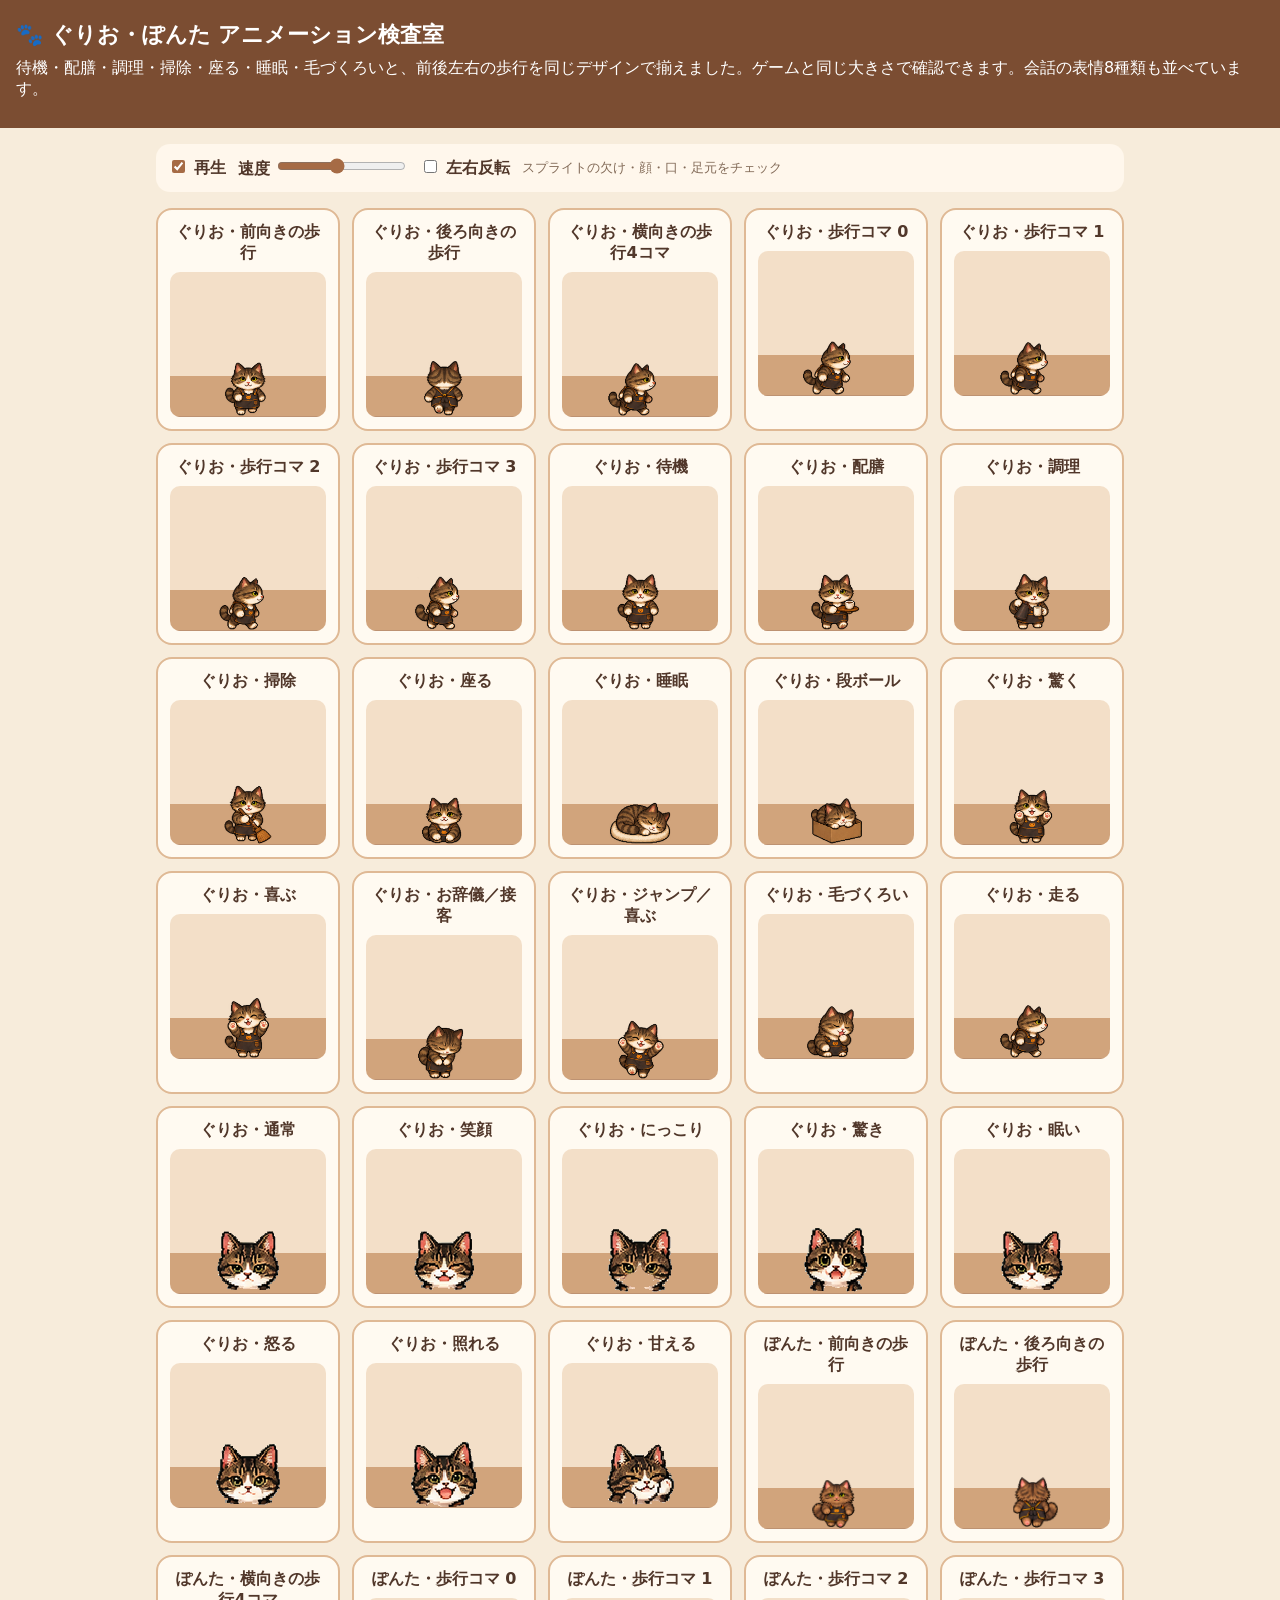
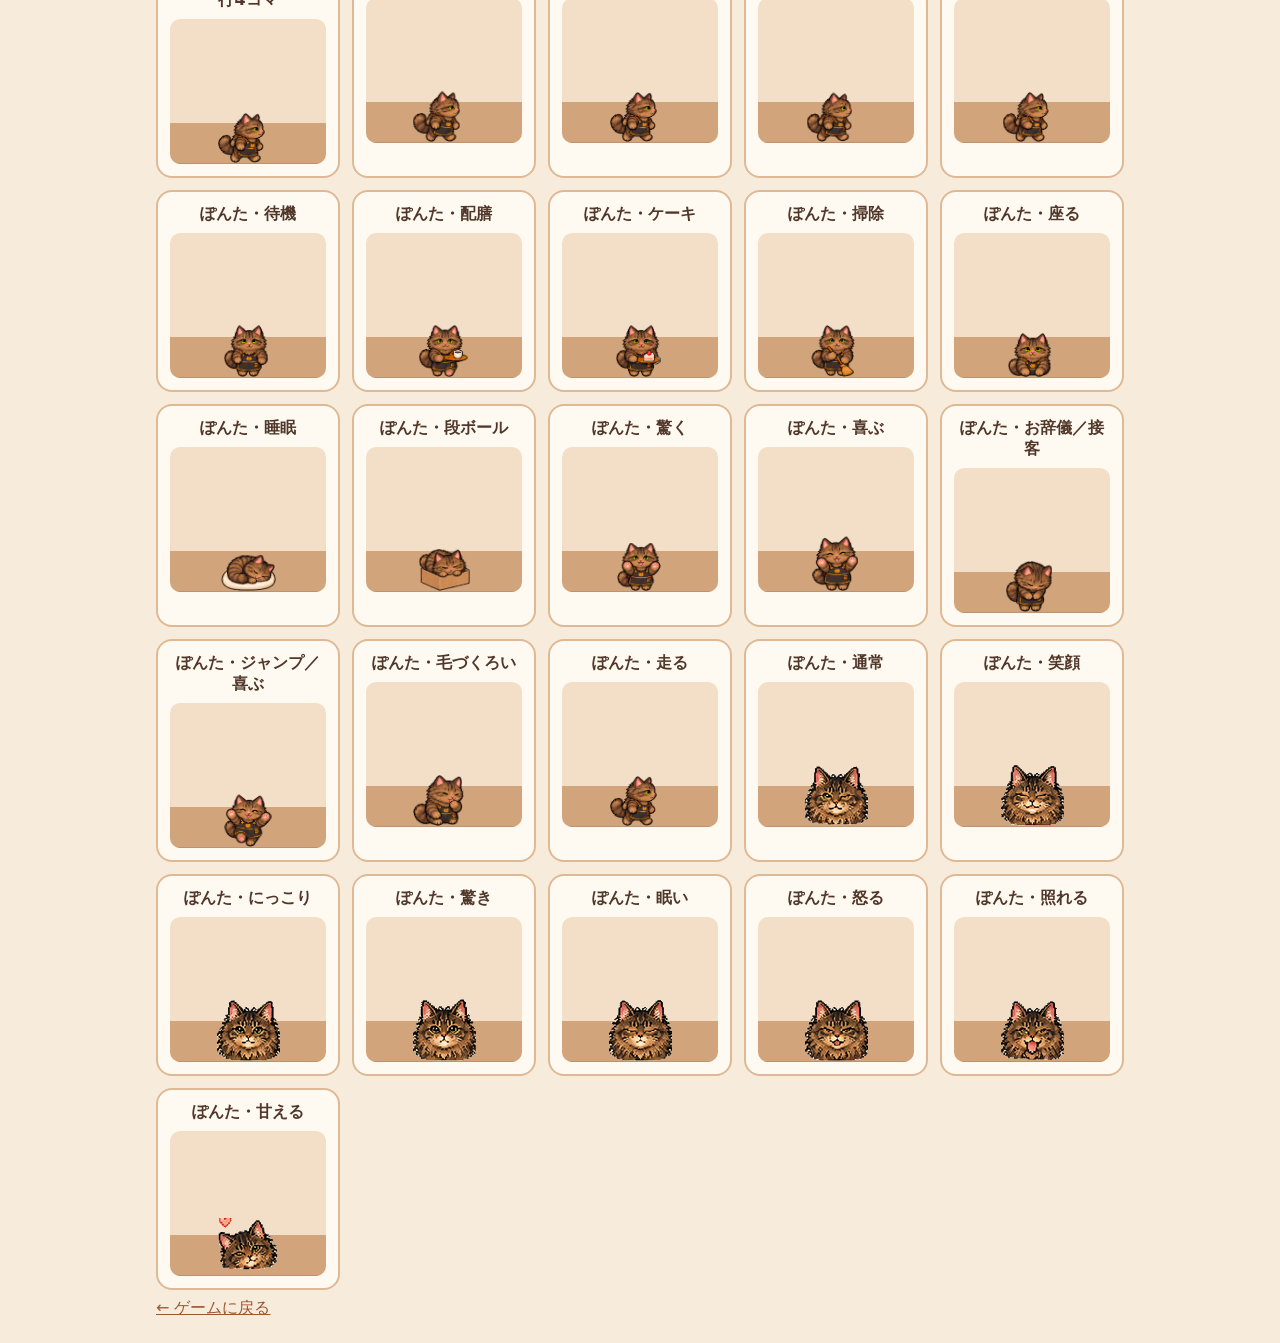
<file: animation-preview.html>
<!doctype html><html lang="ja"><head><meta charset="utf-8"><meta name="viewport" content="width=device-width,initial-scale=1"><title>ぐりおとぽんた｜アニメーション確認</title><style>
*{box-sizing:border-box}body{margin:0;background:#f7ecdb;color:#51372a;font-family:system-ui,sans-serif}header{padding:20px 16px;background:#7b4d32;color:white}h1{font-size:22px;margin:0}p{margin:8px 0}.wrap{max-width:1000px;margin:auto;padding:16px}.controls{display:flex;gap:12px;align-items:center;flex-wrap:wrap;padding:12px;background:#fff7ec;border-radius:14px;margin-bottom:16px}.grid{display:grid;grid-template-columns:repeat(auto-fit,minmax(160px,1fr));gap:12px}.card{background:#fffaf1;border:2px solid #dfb995;border-radius:16px;padding:12px;text-align:center}.card h2{font-size:16px;margin:0 0 8px}.stage{height:145px;display:flex;align-items:end;justify-content:center;background:linear-gradient(#f3dfc8 72%,#d1a47c 72%);border-radius:10px;overflow:hidden}.stage canvas{width:120px;height:130px;image-rendering:auto}label{font-weight:bold}input{accent-color:#a66b45}a{color:#a0552f}small{color:#826a57}</style></head><body><header><h1>🐾 ぐりお・ぽんた アニメーション検査室</h1><p>待機・配膳・調理・掃除・座る・睡眠・毛づくろいと、前後左右の歩行を同じデザインで揃えました。ゲームと同じ大きさで確認できます。会話の表情8種類も並べています。</p></header><main class="wrap"><div class="controls"><label><input type="checkbox" id="play" checked> 再生</label><label>速度 <input id="speed" type="range" min="1" max="12" value="6"></label><label><input id="flip" type="checkbox"> 左右反転</label><small>スプライトの欠け・顔・口・足元をチェック</small></div><div id="grid" class="grid"></div><p><a href="./">← ゲームに戻る</a></p></main><script src="./sprite-raster.js?v=20261012-service"></script>
<script src="./cat-motions.js?v=20261012-single-pass"></script><script src="./character-art.js?v=20261012-shop-cats"></script><script src="./rear-walk.js?v=20261012-shop-cats"></script><script>
const items=[];
const names={idle:'待機',sit:'座る',jump:'ジャンプ／喜ぶ',bow:'お辞儀／接客',serve:'配膳',coffee:'調理',cake:'ケーキ',clean:'掃除',surprise:'驚く',sleepbag:'睡眠',box:'段ボール',groom:'毛づくろい',joy:'喜ぶ',run:'走る',f_normal:'通常',f_happy:'笑顔',f_kiri:'にっこり',f_surprise:'驚き',f_sleepy:'眠い',f_angry:'怒る',f_tehe:'照れる',f_amae:'甘える'};
let tick=0,last=0;
Promise.all([CatArtwork.load(),RearWalk.load]).then(([sprites])=>{
  for(const who of Object.keys(sprites)) {
    const poses=[['frontWalk', [0,1,2,3].map(i=>RearWalk.cat(who,i,sprites[who].walk0,null,'front'))],['backWalk', [0,1,2,3].map(i=>RearWalk.cat(who,i,sprites[who].walk0,null,'back'))],['walk', [0,1,2,3].map(i=>sprites[who]['walk'+i])], ...Object.entries(sprites[who]).filter(([key])=>!/^frontWalk|^backWalk/.test(key)).map(([key,im])=>[key,[im]])];
    for(const [key,frames] of poses){
      const card=document.createElement('section');card.className='card';
      const title=document.createElement('h2');title.textContent=(who==='grio'?'ぐりお':'ぽんた')+'・'+(key==='frontWalk'?'前向きの歩行':key==='backWalk'?'後ろ向きの歩行':key==='walk'?'横向きの歩行4コマ':key.startsWith('walk')?'歩行コマ '+key.slice(-1):(names[key]||({run:'走る',joy:'喜ぶ'}[key])||key));
      const stage=document.createElement('div');stage.className='stage';
      const cv=document.createElement('canvas');cv.width=160;cv.height=130;cv.style.width='160px';
      stage.append(cv);card.append(title,stage);document.querySelector('#grid').append(card);items.push({who,key,frames,cv});
    }
  }
}).catch(e=>{document.querySelector('#grid').textContent=e.message;});
function render(now){
  if(document.querySelector('#play').checked&&now-last>180-document.querySelector('#speed').value*10){tick++;last=now;}
  for(const {who,frames,cv} of items){
    const g=SpriteRaster.prepare(cv,160,130),im=frames[tick%frames.length];
    g.clearRect(0,0,160,130);g.imageSmoothingEnabled=false;g.save();
    if(document.querySelector('#flip').checked){g.translate(160,0);g.scale(-1,1);}
    const size=CatArtwork.displaySize(who,im);
    SpriteRaster.draw(g,im,Math.round((160-size.width)/2),130-size.height,size.width,size.height);g.restore();
    g.fillStyle='#bd9272';g.fillRect(0,129,160,1);
  }
  requestAnimationFrame(render);
}
requestAnimationFrame(render);
</script></body></html>
</file>
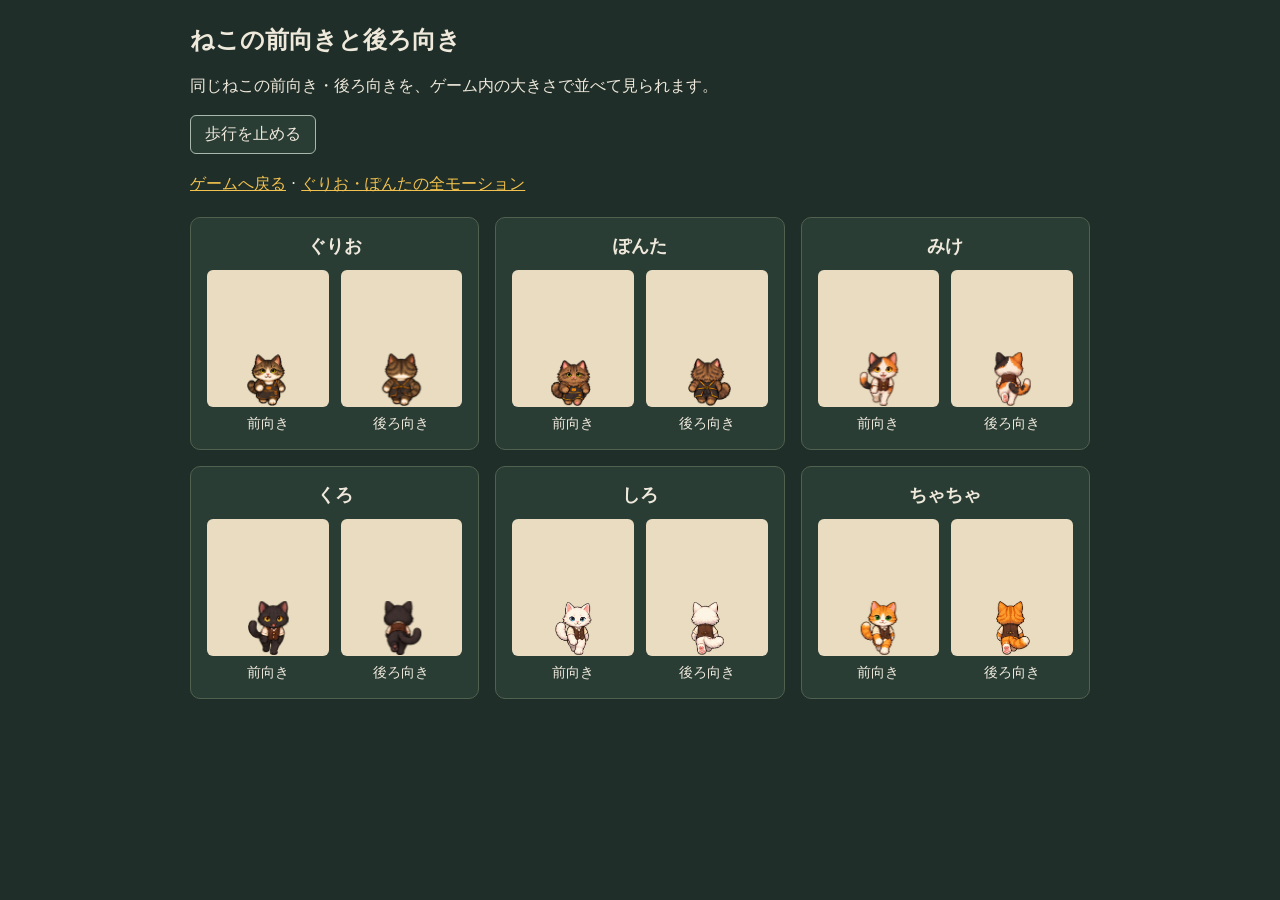
<file: cat-facing-preview.html>
<!doctype html>
<html lang="ja">
<head>
<meta charset="utf-8">
<meta name="viewport" content="width=device-width,initial-scale=1">
<title>ねこの前向きと後ろ向き</title>
<style>
:root{color-scheme:dark;font-family:system-ui,sans-serif;background:#1f2e28;color:#efe9dc}
body{max-width:900px;margin:auto;padding:24px 16px}
h1{font-size:24px;margin:0 0 12px}
p{line-height:1.7}
a{color:#f2c14e}
button{font:inherit;padding:8px 14px;border:1px solid #a9b8ad;border-radius:6px;background:#2a3d35;color:inherit;cursor:pointer}
.grid{display:grid;grid-template-columns:repeat(auto-fit,minmax(250px,1fr));gap:16px;margin-top:20px}
article{background:#2a3d35;border:1px solid #506150;border-radius:10px;padding:16px}
h2{text-align:center;font-size:18px;margin:0 0 12px}
.views{display:grid;grid-template-columns:1fr 1fr;gap:12px}
figure{margin:0;text-align:center}
canvas{display:block;width:100%;height:auto;image-rendering:auto;background:#e9dcc0;border-radius:6px}
figcaption{padding-top:8px;font-size:14px}
</style>
</head>
<body>
<h1>ねこの前向きと後ろ向き</h1>
<p>同じねこの前向き・後ろ向きを、ゲーム内の大きさで並べて見られます。</p>
<button id="toggle" type="button">歩行を止める</button>
<p><a href="./">ゲームへ戻る</a> · <a href="./animation-preview.html">ぐりお・ぽんたの全モーション</a></p>
<p id="status" role="status">素材を読み込んでいます…</p>
<div class="grid" id="cats"></div>
<script src="./sprite-raster.js?v=20261012-service"></script>
<script src="./cat-motions.js?v=20261012-single-pass"></script><script src="./character-art.js?v=20261012-shop-cats"></script>
<script src="./adopt-art.js?v=20261012-shop-cats"></script>
<script src="./rear-walk.js?v=20261012-shop-cats"></script>
<script>
(async function(){
  try {
    await Promise.all([RearWalk.load,AdoptArt.load]);
    document.getElementById('status').hidden=true;
    const actors=[['grio','ぐりお'],['ponta','ぽんた'],['mike','みけ'],['kuro','くろ'],['shiro','しろ'],['chacha','ちゃちゃ']];
    const views=[],source={width:128,height:144};
    for(const [pal,name] of actors){
      const article=document.createElement('article'),h=document.createElement('h2'),group=document.createElement('div');
      h.textContent=name;group.className='views';article.append(h,group);
      for(const [facing,label] of [['front','前向き'],['back','後ろ向き']]){
        const figure=document.createElement('figure'),cv=document.createElement('canvas'),caption=document.createElement('figcaption');
        cv.width=128;cv.height=144;cv.setAttribute('aria-label',name+'の'+label);caption.textContent=label;
        figure.append(cv,caption);group.append(figure);views.push({pal,facing,cv});
      }
      document.getElementById('cats').append(article);
    }
    let paused=matchMedia('(prefers-reduced-motion: reduce)').matches,frame=0,last=0;
    const button=document.getElementById('toggle');
    function label(){button.textContent=paused?'歩行を再生する':'歩行を止める';}
    function draw(){for(const {pal,facing,cv} of views){const g=SpriteRaster.prepare(cv,128,144);g.clearRect(0,0,128,144);g.imageSmoothingEnabled=false;const model=source,im=RearWalk.cat(pal,frame,model,null,facing),size=CatArtwork.displaySize(pal,im);SpriteRaster.draw(g,im,Math.round((128-size.width)/2),144-size.height,size.width,size.height);}}
    button.onclick=()=>{paused=!paused;label();};label();draw();
    function animate(time){if(!paused&&time-last>=150){frame=(frame+1)%4;last=time;draw();}requestAnimationFrame(animate);}
    requestAnimationFrame(animate);
  } catch(error) {document.getElementById('status').textContent='素材を読み込めませんでした。再読み込みしてください。';}
})();
</script>
</body>
</html>
</file>
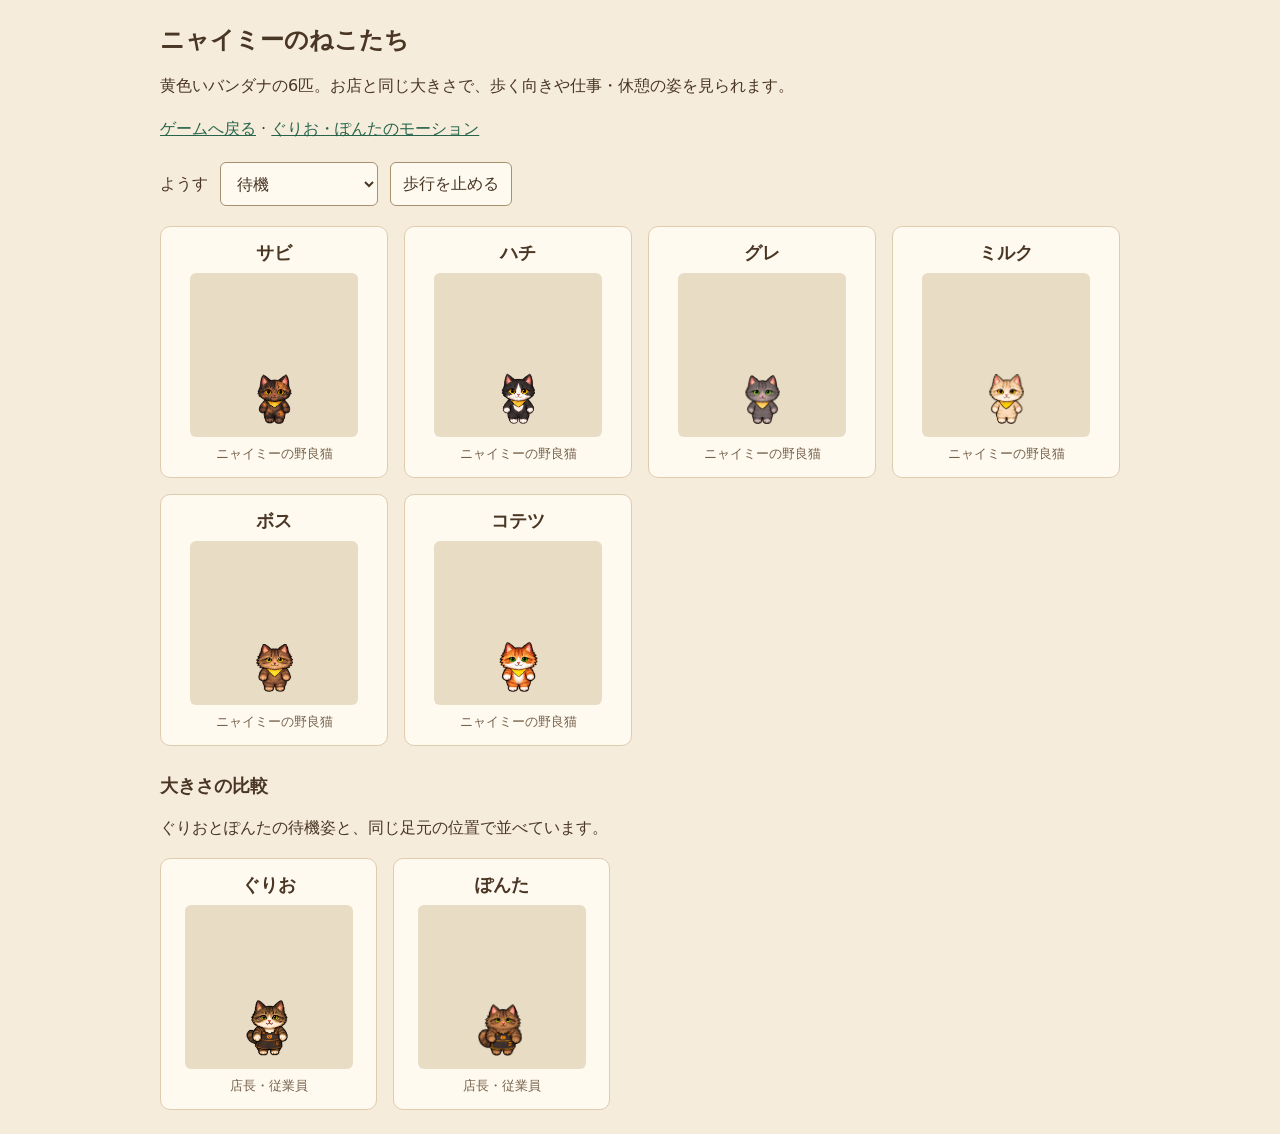
<file: stray-preview.html>
<!doctype html>
<html lang="ja"><head><meta charset="utf-8"><meta name="viewport" content="width=device-width,initial-scale=1">
<title>ニャイミーのねこたち</title>
<style>
:root{font-family:system-ui,sans-serif;color:#493624;background:#f6ecdb}body{max-width:960px;margin:auto;padding:24px 16px}h1{font-size:24px;margin:0 0 12px}p{line-height:1.7}a{color:#26654b}.controls{display:flex;flex-wrap:wrap;align-items:center;gap:12px;margin:20px 0}button,select{font:inherit;min-height:44px;border:1px solid #a7906c;border-radius:6px;background:#fffaf0;padding:8px 12px;color:inherit}button{cursor:pointer}.grid{display:grid;grid-template-columns:repeat(auto-fit,minmax(180px,1fr));gap:16px}article{background:#fffaf0;border:1px solid #dfcbae;border-radius:10px;padding:14px;text-align:center}h2{font-size:18px;margin:0 0 8px}canvas{display:block;max-width:100%;height:auto;margin:auto;image-rendering:auto;background:#e8dcc5;border-radius:6px}small{display:block;margin-top:8px;color:#756049}.reference{margin-top:28px}.reference .grid{max-width:450px}
</style></head><body>
<h1>ニャイミーのねこたち</h1>
<p>黄色いバンダナの6匹。お店と同じ大きさで、歩く向きや仕事・休憩の姿を見られます。</p>
<p><a href="./">ゲームへ戻る</a> · <a href="./animation-preview.html">ぐりお・ぽんたのモーション</a></p>
<div class="controls"><label for="pose">ようす</label><select id="pose">
<option value="idle">待機</option><option value="frontWalk">前向きに歩く</option><option value="backWalk">後ろ向きに歩く</option><option value="walk">右向きに歩く</option><option value="leftWalk">左向きに歩く</option><option value="sit">座る</option><option value="serve">配膳</option><option value="clean">掃除</option><option value="sleepbag">眠る</option><option value="groom">毛づくろい</option><option value="yawn">あくび</option><option value="stretch">伸び</option><option value="joy">喜ぶ</option><option value="surprise">驚く</option>
</select><button type="button" id="toggle">歩行を止める</button></div>
<p id="status" role="status" aria-live="polite">素材を読み込んでいます…</p>
<div class="grid" id="cats"></div>
<div class="reference"><h2>大きさの比較</h2><p>ぐりおとぽんたの待機姿と、同じ足元の位置で並べています。</p><div class="grid" id="reference"></div></div>
<script src="./sprite-raster.js?v=20261012-service"></script>
<script src="./cat-motions.js?v=20261012-single-pass"></script>
<script src="./stray-art.js?v=20261012-single-pass"></script>
<script src="./character-art.js?v=20261012-shop-cats"></script>
<script>
(async function(){
  const status=document.getElementById('status');
  try{
    const [,originals]=await Promise.all([StrayArt.load,CatArtwork.load()]);
    const views=[],select=document.getElementById('pose'),button=document.getElementById('toggle');
    function card(pal,name,target,reference=false){
      const article=document.createElement('article'),heading=document.createElement('h2'),cv=document.createElement('canvas'),caption=document.createElement('small');
      heading.textContent=name;cv.width=168;cv.height=164;cv.setAttribute('aria-label',name+'の姿');caption.textContent=reference?'店長・従業員':'ニャイミーの野良猫';
      article.append(heading,cv,caption);document.getElementById(target).append(article);views.push({pal,cv,reference});
    }
    for(const [pal,name]of Object.entries(StrayArt.names))card(pal,name,'cats');
    card('grio','ぐりお','reference',true);card('ponta','ぽんた','reference',true);
    let paused=matchMedia('(prefers-reduced-motion: reduce)').matches,phase=0,last=0;
    function draw(){
      const chosen=select.value;
      for(const {pal,cv,reference}of views){
        const g=SpriteRaster.prepare(cv,168,164);g.clearRect(0,0,168,164);g.imageSmoothingEnabled=false;
        const left=chosen==='leftWalk',walking=['frontWalk','backWalk','walk','leftWalk'].includes(chosen);
        const pose=walking?(left?'walk':chosen)+(phase%2):chosen;
        const im=reference?originals[pal].idle:StrayArt.frame(pal,pose),size=CatArtwork.displaySize(pal,im),x=Math.round((168-size.width)/2),y=164-12-size.height;
        if(left&&!reference){g.save();g.translate(x+size.width,y);g.scale(-1,1);SpriteRaster.draw(g,im,0,0,size.width,size.height);g.restore();}
        else SpriteRaster.draw(g,im,x,y,size.width,size.height);
        cv.setAttribute('aria-label',(reference?(pal==='grio'?'ぐりお':'ぽんた'):StrayArt.names[pal])+'：'+(reference?'待機':select.selectedOptions[0].textContent));
      }
    }
    function label(){button.textContent=paused?'歩行を再生する':'歩行を止める';}
    select.onchange=()=>{phase=0;draw();};button.onclick=()=>{paused=!paused;label();};label();draw();status.hidden=true;
    function animate(time){if(!paused&&time-last>=150){phase=(phase+1)%2;last=time;draw();}requestAnimationFrame(animate);}requestAnimationFrame(animate);
  }catch(error){console.error(error);status.textContent='素材を読み込めませんでした。ページを再読み込みしてください。';}
})();
</script></body></html>
</file>
<file: visual-renewal.css>
/* Visual renewal phase 1: warm cafe shell. Game canvas and save logic untouched. */
:root {
  --board:#f8f0e2; --board-2:#fff9ee; --chalk:#46372e;
  --chalk-dim:#847467; --butter:#c88742; --wood:#b87e59;
  --wood-hi:#c9936d; --rose:#dc8790; --bad:#c85f57;
  --font:"DotGothic16","Hiragino Maru Gothic ProN",sans-serif;
  color-scheme:light;
}
body {
  background:radial-gradient(ellipse at 15% 10%,#fff9ef 0%,transparent 52%),
             radial-gradient(ellipse at 90% 95%,#ead7c5 0%,transparent 45%),#f3e8d8;
  color:var(--chalk);
}
#wrap {gap:9px;filter:drop-shadow(0 12px 28px rgba(96,61,37,.12));}
#hud {
  background:#fffaf1;border:2px solid #e7cdb5;border-radius:16px;
  padding:11px 14px;box-shadow:0 4px 0 #dfc2a8;
}
#hud .day {color:#77695d}
#hud .money,#hud .stars {color:#a96931}
#hud .stars .off {color:#d8c9b9}
#cafe {
  border:5px solid #a77956;border-radius:16px;
  box-shadow:0 7px 0 #78533e,0 12px 24px rgba(79,47,29,.16);
}
button {
  color:#49372b;background:#f0d6b7;border:2px solid #bd9272;
  border-bottom:4px solid #b58a6c;border-radius:12px;
  box-shadow:0 2px 0 rgba(99,62,37,.12);
  transition:background .15s,transform .15s;
}
button:hover {background:#f8e4cc}
button:active {transform:translateY(2px);border-bottom-width:2px}
button:focus-visible {outline:3px solid #b77952;outline-offset:2px}
button small {color:#775b47}
#actions {gap:7px}
#actions button {padding:10px 2px;background:#fff5e7}
#actions button.nyaimee {background:#f6d88b;color:#503b24;border-bottom-color:#c39a4c}
#actions button.nyaimee small {color:#725429}
#talk {
  background:rgba(255,249,239,.97);border:3px solid #b78765;
  border-radius:16px;box-shadow:0 5px 18px rgba(68,44,30,.2);
}
#face {background:#f6e5cb;border-color:#b78765;border-radius:12px}
#talk .who,#talk .next {color:#a66335}
#modal {background:rgba(49,34,27,.58);backdrop-filter:blur(3px)}
.panel {
  background:#fff9ef;border:3px solid #c99c77;border-radius:20px;
  box-shadow:0 12px 0 rgba(81,52,36,.2);color:#46372e;
}
.panel h2 {color:#9e6039}
.panel .sub {color:#847467}
.tabs button {background:#f2e1ce;border-bottom-color:#c7a98c}
.tabs button.on {background:#c9946d;border-bottom-color:#986746;color:#fff}
.row,.review {background:#f4e8d9}
.row .desc {color:#77695d}
.bar {background:#e7d6c3}
.nya-card {border:1px solid #dfc6a9}
#toast {background:#ffe1a3;color:#523c2b;border:2px solid #b88954}
@media(max-width:420px) {
  #hud {padding:8px 9px;gap:5px;font-size:12px}
  #hud .money {font-size:15px}
  #actions button {font-size:clamp(10px,2.9vw,12px)}
}
@media(prefers-reduced-motion:reduce) {button {transition:none}}

/* Mobile readability and touch-target fixes */
#wrap {width:min(100%,640px);gap:7px}
#hud {position:relative;z-index:1;grid-template-columns:minmax(0,1fr) auto auto;gap:6px;padding:8px 10px}
#hud .day {overflow:hidden;text-overflow:ellipsis}
#hud .money {font-size:clamp(13px,3.6vw,18px)}
#hud .stars {font-size:clamp(11px,3vw,15px);letter-spacing:0}
#talk {left:6px;right:6px;bottom:6px;gap:9px;padding:9px;align-items:flex-start}
#face {width:clamp(68px,23%,108px);max-width:108px;aspect-ratio:1;object-fit:contain;flex-shrink:0}
#talk .msg {gap:3px;padding-right:10px}
#talk p {font-size:clamp(12px,3.5vw,16px);line-height:1.48;min-height:0;overflow-wrap:anywhere;word-break:normal;line-break:strict}
#talk .who {font-size:clamp(12px,3.2vw,14px)}
#talk .next {right:0;bottom:0}
#actions {grid-template-columns:repeat(4,minmax(0,1fr));gap:5px}
#actions button {min-width:0;min-height:56px;padding:7px 1px;font-size:clamp(10px,2.75vw,13px);line-height:1.2;letter-spacing:-.4px;white-space:normal;overflow-wrap:anywhere}
#actions button small {font-size:clamp(9px,2.4vw,11px);letter-spacing:-.4px;white-space:normal;overflow:visible;text-overflow:clip;margin-top:3px}
#actions button.nyaimee {letter-spacing:-.7px}
#sub {gap:5px;min-width:0}
#sub > span:not(.tools) {font-size:11px}
#sub .tools {gap:4px}
#sub button {padding:6px 7px;font-size:clamp(10px,2.6vw,12px)}
#kitchenCv {border-color:#a77956;border-radius:12px}
@media(max-width:390px) {
  body {padding-inline:7px}
  #talk {padding:7px;gap:6px}
  #face {width:22%}
  #sub > span:not(.tools) {display:none}
  #sub {justify-content:space-between}
  #actions button {min-height:52px}
}

/* Full-width controls, independently fitted cafe, and iOS safe areas. */
body {
  height:100dvh; align-items:flex-start;
  padding: max(6px,env(safe-area-inset-top)) max(8px,env(safe-area-inset-right))
           max(8px,env(safe-area-inset-bottom)) max(8px,env(safe-area-inset-left));
  overflow-y:hidden;
}
#wrap {max-width:480px;flex-shrink:0;gap:7px}
#wrap > * {flex-shrink:0}
#stage {flex:1 0 150px;min-height:150px;display:flex;justify-content:center;align-items:center}
#cafe {max-width:100%;border-width:3px;border-radius:10px;box-shadow:0 3px 0 #78533e}
#kitchenCv {height:auto;aspect-ratio:448 / 256}
#actions button {min-height:48px;font-size:12px;letter-spacing:0}
#actions button small {font-size:10px;letter-spacing:0}
#sub > span:not(.tools) {display:none}
#sub {justify-content:space-between;flex-wrap:wrap}
#sub button {min-height:36px;font-size:12px}
#talk {max-height:100%;overflow-y:auto;z-index:2}
#face {width:56px;max-width:56px}
#talk p {font-family:system-ui,-apple-system,sans-serif;font-size:14px;line-height:1.55}
.panel {max-height:calc(100dvh - 32px - env(safe-area-inset-top) - env(safe-area-inset-bottom))}
@media(max-height:550px) {
  #hud {padding:4px 8px}
  #actions button {min-height:44px;padding:4px 1px}
}

/* iOS double-tap must act on the game, not zoom the page. Pinch/scroll
   remain browser gestures; the two interactive canvases keep touch-action:none. */
html, body, #wrap, #stage, #talk, #actions, #sub, .panel, button {
  touch-action: manipulation;
}

/* The game fits the visible viewport; panels keep their own scrolling. */
body {display:block;padding-left:max(8px,env(safe-area-inset-left));padding-right:max(8px,env(safe-area-inset-right));padding-bottom:max(8px,env(safe-area-inset-bottom))}
#wrap {max-width:1040px;height:100%;margin-inline:auto}
#stage {flex:0 0 auto;min-height:0;align-items:flex-start}
#cafe {touch-action:none}
#dock {
  position:relative;z-index:10;background:#fff5e7;
  display:flex;flex-direction:column;gap:7px;padding:8px 4px;
  border:2px solid #dfc2a8;border-radius:14px;
  box-shadow:0 -4px 16px rgba(79,47,29,.15);
}
#dock #actions button {min-height:48px}

/* Keep dialogue readable above the controls. */
#wrap {filter:none}
#talk {
  position:fixed;left:50%;right:auto;transform:translateX(-50%);
  bottom:var(--talk-bottom,124px);
  width:min(calc(100% - 24px),620px);max-height:min(40dvh,240px);z-index:15;
}
#modal {z-index:30}

/* Art panels use their intrinsic dimensions; never force rectangular sprites square. */
#cafe {aspect-ratio:448 / 328}
#face {height:auto;aspect-ratio:1 / 1;object-fit:contain}
.catrow canvas,.nya-card canvas {height:auto;aspect-ratio:auto;object-fit:contain}
.nx-body img {height:auto;object-fit:contain}

/* Canvas backing sizes now match device pixels; do not quantize them again in CSS. */
#cafe,#kitchenCv,.catrow canvas,.nya-card canvas {image-rendering:auto}

#sub .tools {flex-wrap:wrap;max-width:100%;min-width:0}

/* Fit the two drawing surfaces after reserving full-size controls. */
body {height:var(--game-height,100dvh);overflow:hidden}
#playfield {
  display:flex;flex:1 1 0;flex-direction:column;gap:7px;
  align-items:center;justify-content:center;min-height:0;min-width:0;width:100%;
}
#playfield.side-by-side {flex-direction:row}
#playfield > * {flex-shrink:0}
#playfield #stage {flex:0 0 auto;min-height:0}
#playfield #cafe,#playfield #kitchenCv {max-width:100%;margin:0}
#hud,#firstGuide,#dock {flex-shrink:0}
.panel {overscroll-behavior:contain}
</file>
<file: title-screen.css>
/* The title is a game scene, with its menu anchored above the cafe floor. */
body.at-title { padding: 0; overflow: hidden; }
.title-screen { position: fixed; inset: 0; z-index: 25; isolation: isolate; overflow: hidden; color: #513a29; background: #dbbc94; }
.title-scene { position: absolute; inset: 0; width: 100%; height: 100%; display: block; touch-action: manipulation; }
.title-shade { position: absolute; inset: 0; pointer-events: none; background: linear-gradient(0deg,rgba(45,28,16,.55),transparent 35%,transparent 80%,rgba(69,43,26,.15)); }
.title-topline { position: absolute; z-index: 2; left: max(18px,env(safe-area-inset-left)); right: max(18px,env(safe-area-inset-right)); top: max(16px,env(safe-area-inset-top)); display: flex; justify-content: space-between; align-items: center; gap: 12px; }
.title-open { font: 11px/1.4 var(--font); letter-spacing: 1px; color: #fff8e4; background: #53715b; border: 2px solid #e4d3ab; border-radius: 4px; padding: 5px 9px; box-shadow: 0 3px 0 #344c3b; }
.title-motion { min-height: 36px; padding: 6px 10px; border: 1px solid #ead6b9; border-bottom: 3px solid #c0a381; border-radius: 7px; background: #fff4de; color: #5e4a36; font-size: 11px; }
.title-brand { position: absolute; z-index: 1; top: clamp(72px,12vh,130px); left: 50%; transform: translateX(-50%); width: min(88%,490px); text-align: center; }
.title-sign { position: relative; padding: 18px 12px 16px; border: 4px solid #735039; border-radius: 12px; background: repeating-linear-gradient(0deg,#ecd3a8 0px,#ecd3a8 13px,#e9cea2 14px,#e9cea2 15px); box-shadow: inset 0 0 0 3px #f9e8c8,0 7px 0 #513b2a,0 12px 28px #513b2a26; }
.title-sign::before,.title-sign::after { content: ''; position: absolute; width: 4px; height: 100px; bottom: 100%; background: #75553d; box-shadow: 2px 0 #c6a270; }
.title-sign::before { left: 15%; }.title-sign::after { right: 15%; }
.title-name { margin: 0; display: flex; flex-direction: column; align-items: center; gap: 5px; font-weight: 400; line-height: 1.2; }
.title-name span { font-size: clamp(21px,5vw,28px); letter-spacing: .08em; color: #79583d; }
.title-name strong { display: block; white-space: nowrap; font-size: clamp(42px,11vw,70px); font-weight: 400; letter-spacing: .02em; color: #426448; text-shadow: 2px 2px #fff1cd,0 4px #bead7d; }
.title-copy { margin: 13px 0 0; font-size: clamp(11px,2.9vw,14px); color: #fff8e7; text-shadow: 0 1px 3px #38281c; letter-spacing: .06em; }
.title-greeting { position: absolute; z-index: 1; transform: translate(-50%,-100%); width: min(286px,calc(100% - 24px)); min-height: 40px; margin: 0; padding: 9px 10px; background: #fff8e9; border: 2px solid #98734c; border-radius: 9px; box-shadow: 0 3px 0 #6c4c3433; color: #695138; font-size: clamp(11px,2.8vw,14px); text-align: center; pointer-events: none; }
.title-greeting::after { content: ''; position: absolute; left: calc(var(--tail-x,50%) - 5px); top: calc(100% - 4px); width: 10px; height: 10px; transform: rotate(45deg); background: #fff8e9; border-right: 2px solid #98734c; border-bottom: 2px solid #98734c; }
.title-greeting.below { transform: translate(-50%,0); }
.title-greeting.below::after { top: -7px; transform: rotate(225deg); }
.title-menu { position: absolute; z-index: 2; left: 50%; bottom: max(24px,env(safe-area-inset-bottom)); transform: translateX(-50%); width: min(84%,330px); display: flex; flex-direction: column; align-items: stretch; gap: 10px; text-align: center; }
.title-menu button { min-height: 54px; padding: 12px 24px; font-size: 18px; border-radius: 10px; border: 2px solid #f8e9c7; border-bottom: 5px solid #c3aa78; box-shadow: 0 4px 0 #47362680; }
.title-menu .title-primary { background: #4c7359; color: #fff8e7; border-color: #d8e4bb; border-bottom-color: #2f4d38; text-shadow: 0 2px #2f4d38; }
.title-menu .title-primary:hover { background: #618365; }
.title-menu .title-secondary { min-height: 44px; font-size: 14px; padding: 8px 18px; color: #624b34; background: #f6e7ca; }
.title-menu button:focus-visible,.title-motion:focus-visible { outline: 3px solid #fff7d5; outline-offset: 5px; }
.title-hint { margin: 4px 0 0; font-size: 11px; line-height: 1.5; color: #fff1d7; text-shadow: 0 1px 2px #412b1d; letter-spacing: .03em; }
@media(min-width:900px) { .title-brand { top: 9%; }.title-sign { padding: 24px 20px; }.title-menu { bottom: 30px; width: 350px; } }
@media(max-height:650px) { .title-brand { top: 62px; }.title-sign { padding: 10px 12px; }.title-name span { font-size: 19px; }.title-name strong { font-size: 40px; }.title-copy { margin-top: 9px; }.title-menu { bottom: max(16px,env(safe-area-inset-bottom)); gap: 7px; }.title-menu button { min-height: 48px; padding: 9px 16px; font-size: 16px; }.title-menu .title-secondary { min-height: 40px; } }
@media(min-width:600px) and (orientation:landscape) { .title-menu { left: auto; right: max(5%,env(safe-area-inset-right)); transform: none; width: min(28%,350px); } }
@media(min-width:600px) and (max-width:899px) and (orientation:landscape) { .title-menu button { padding-inline: 10px; font-size: clamp(12px,2vw,16px); }.title-menu .title-secondary { font-size: 13px; } }
@media(max-height:500px) and (min-width:600px) { .title-brand { left: 24%; width: 38%; top: 70px; }.title-name strong { font-size: clamp(34px,5.6vw,52px); }.title-menu { bottom: 18%; }.title-hint { font-size: 10px; } }
</file>
